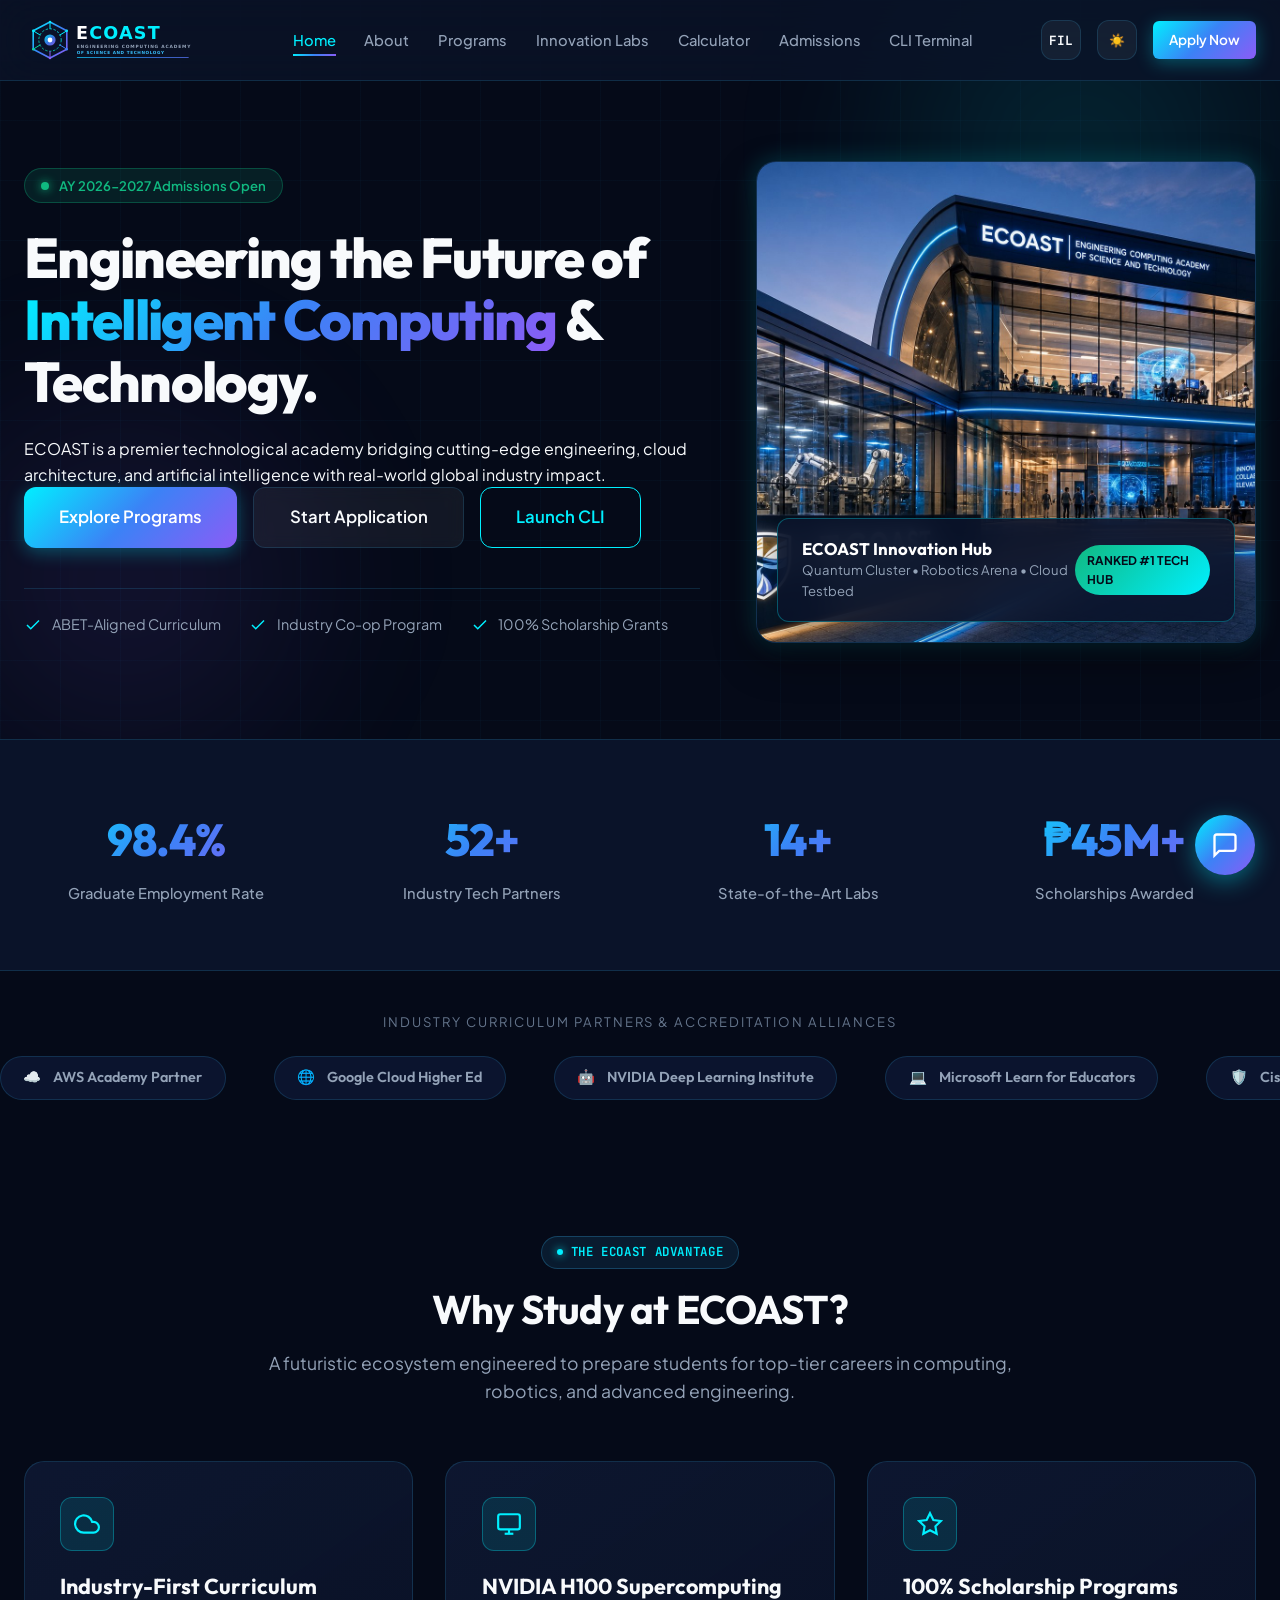
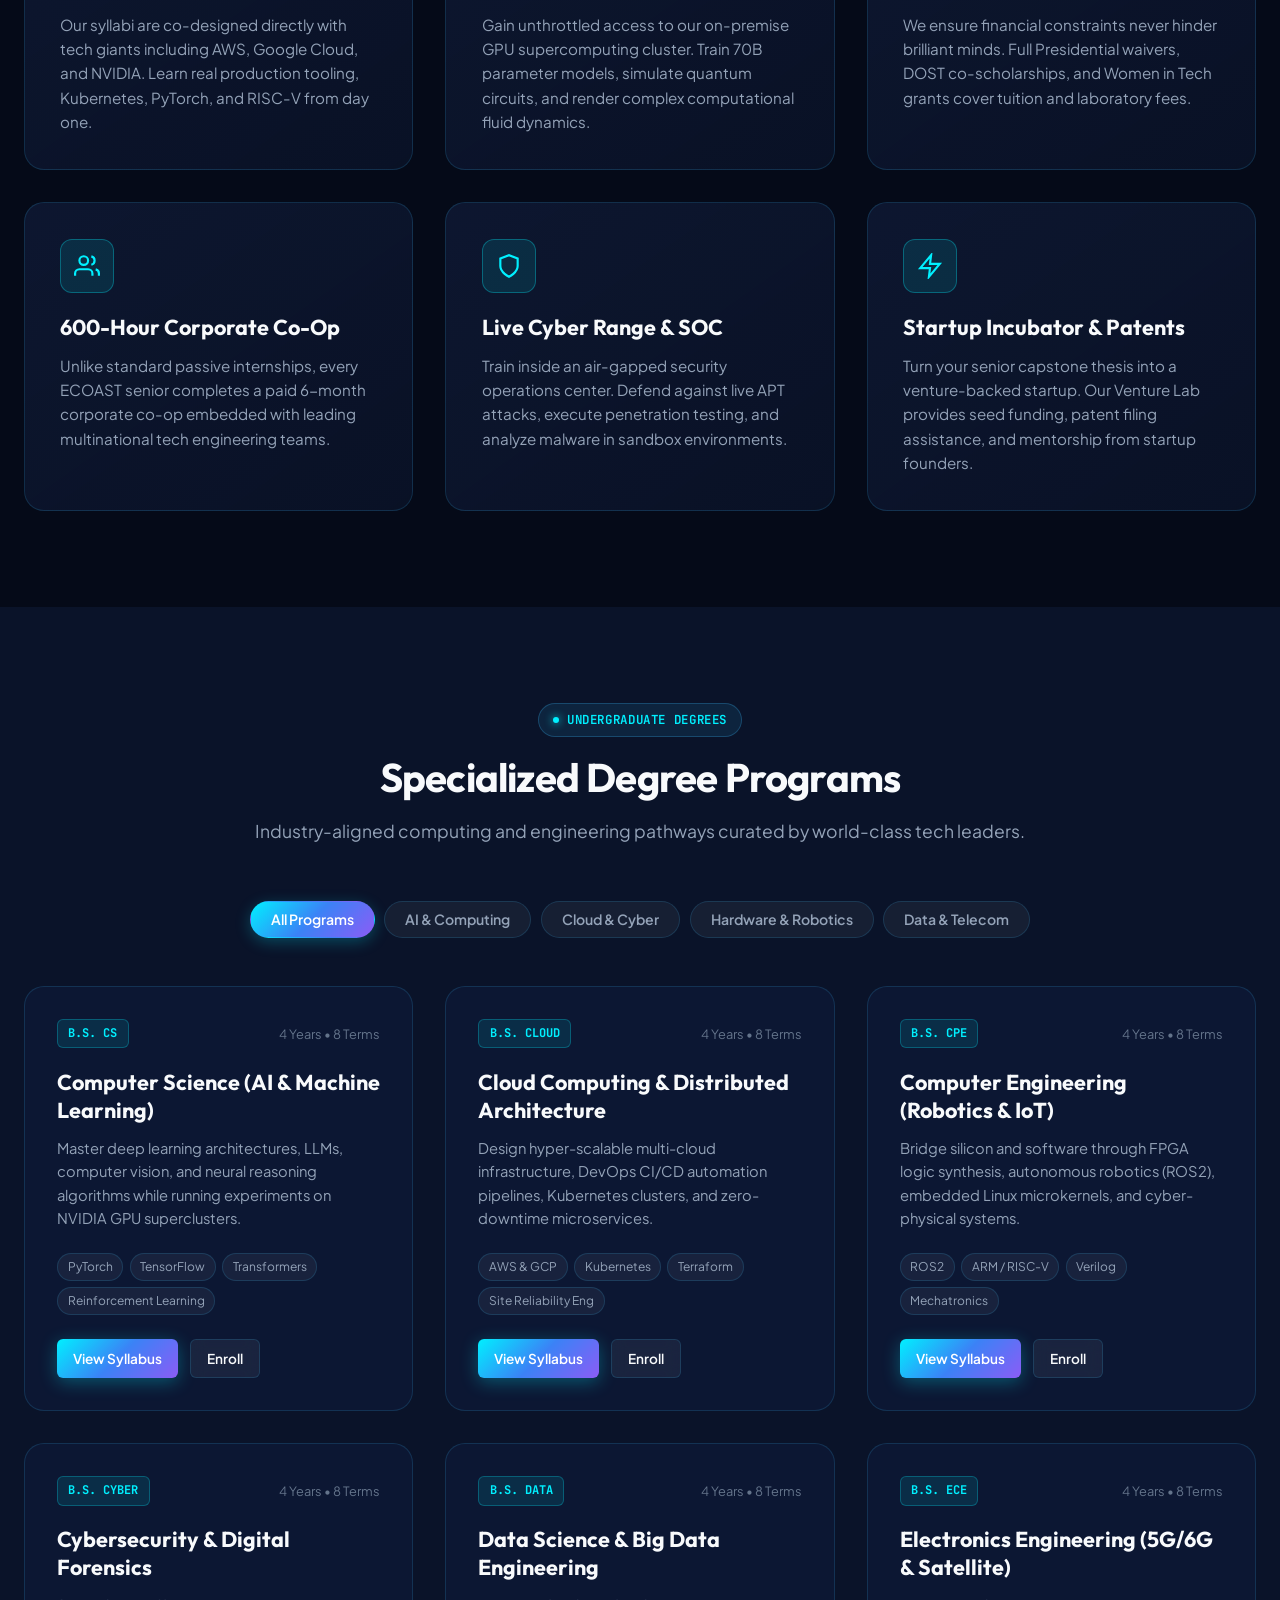
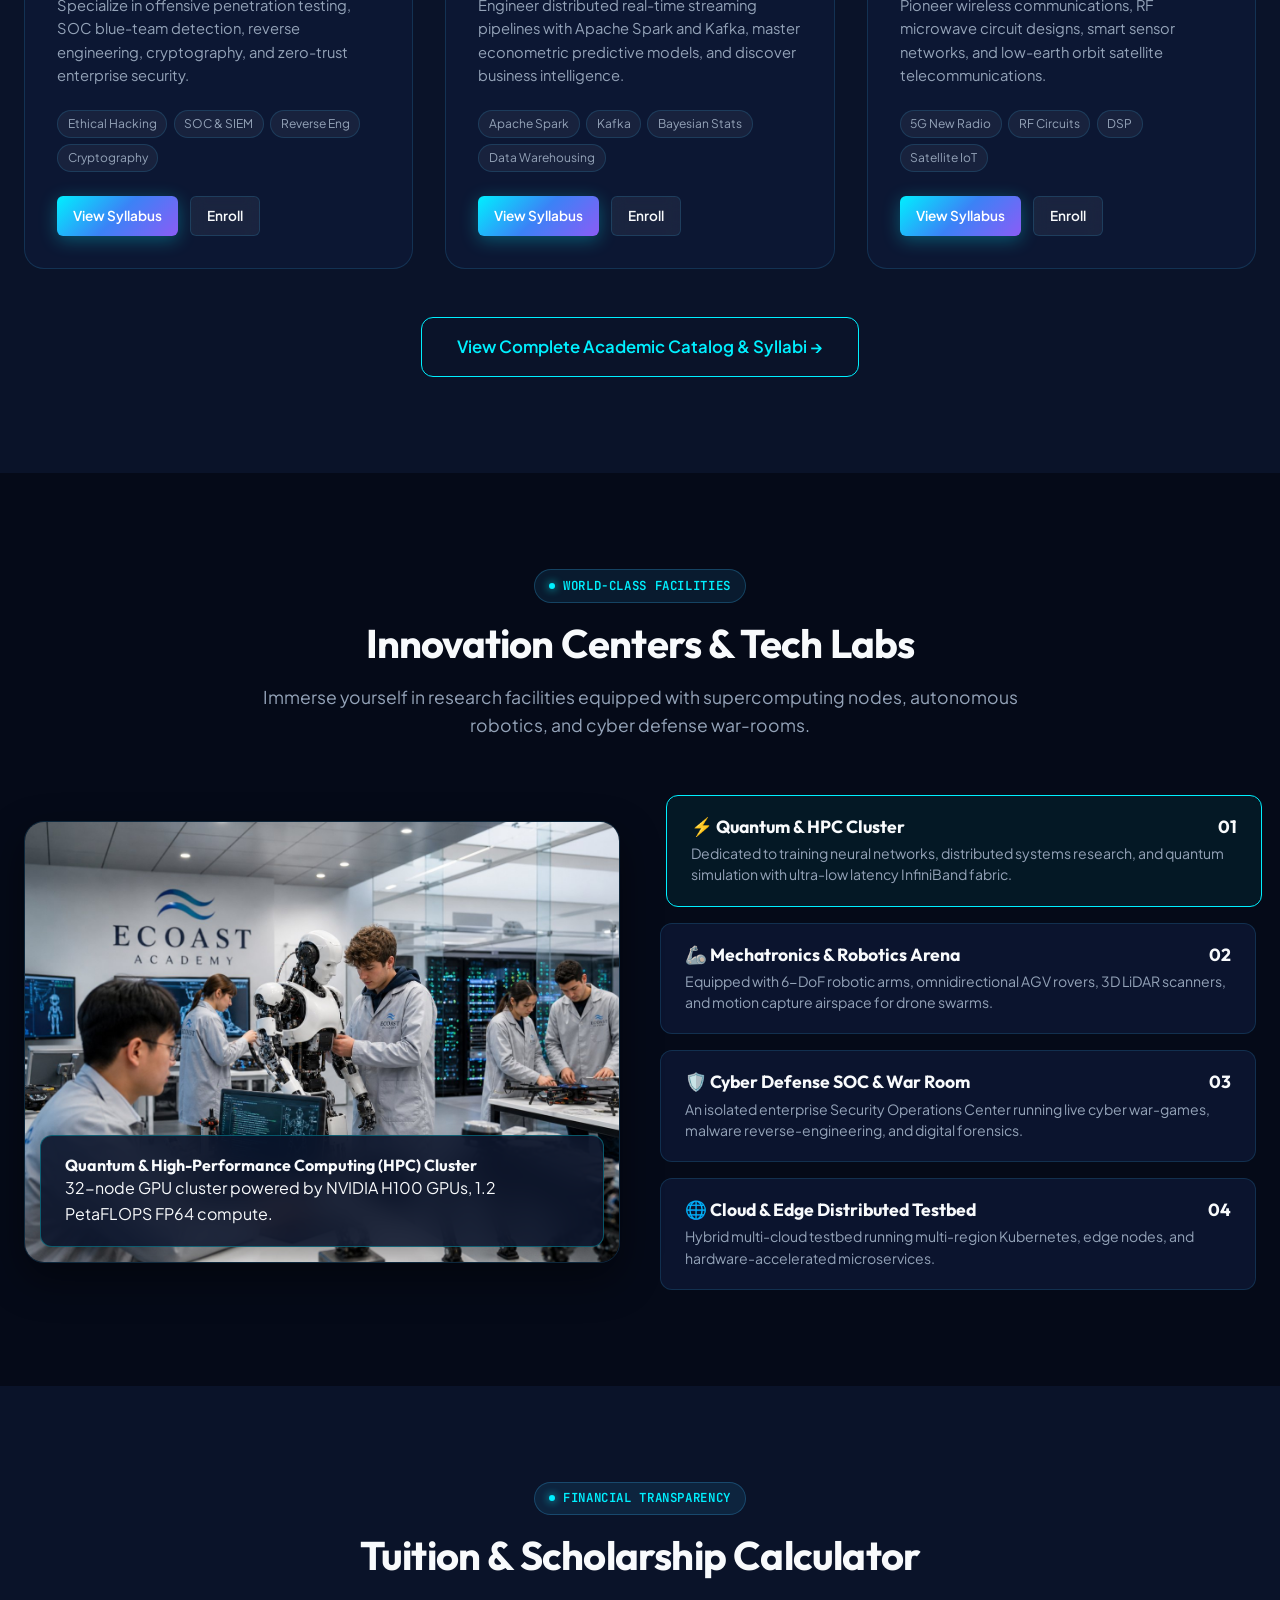
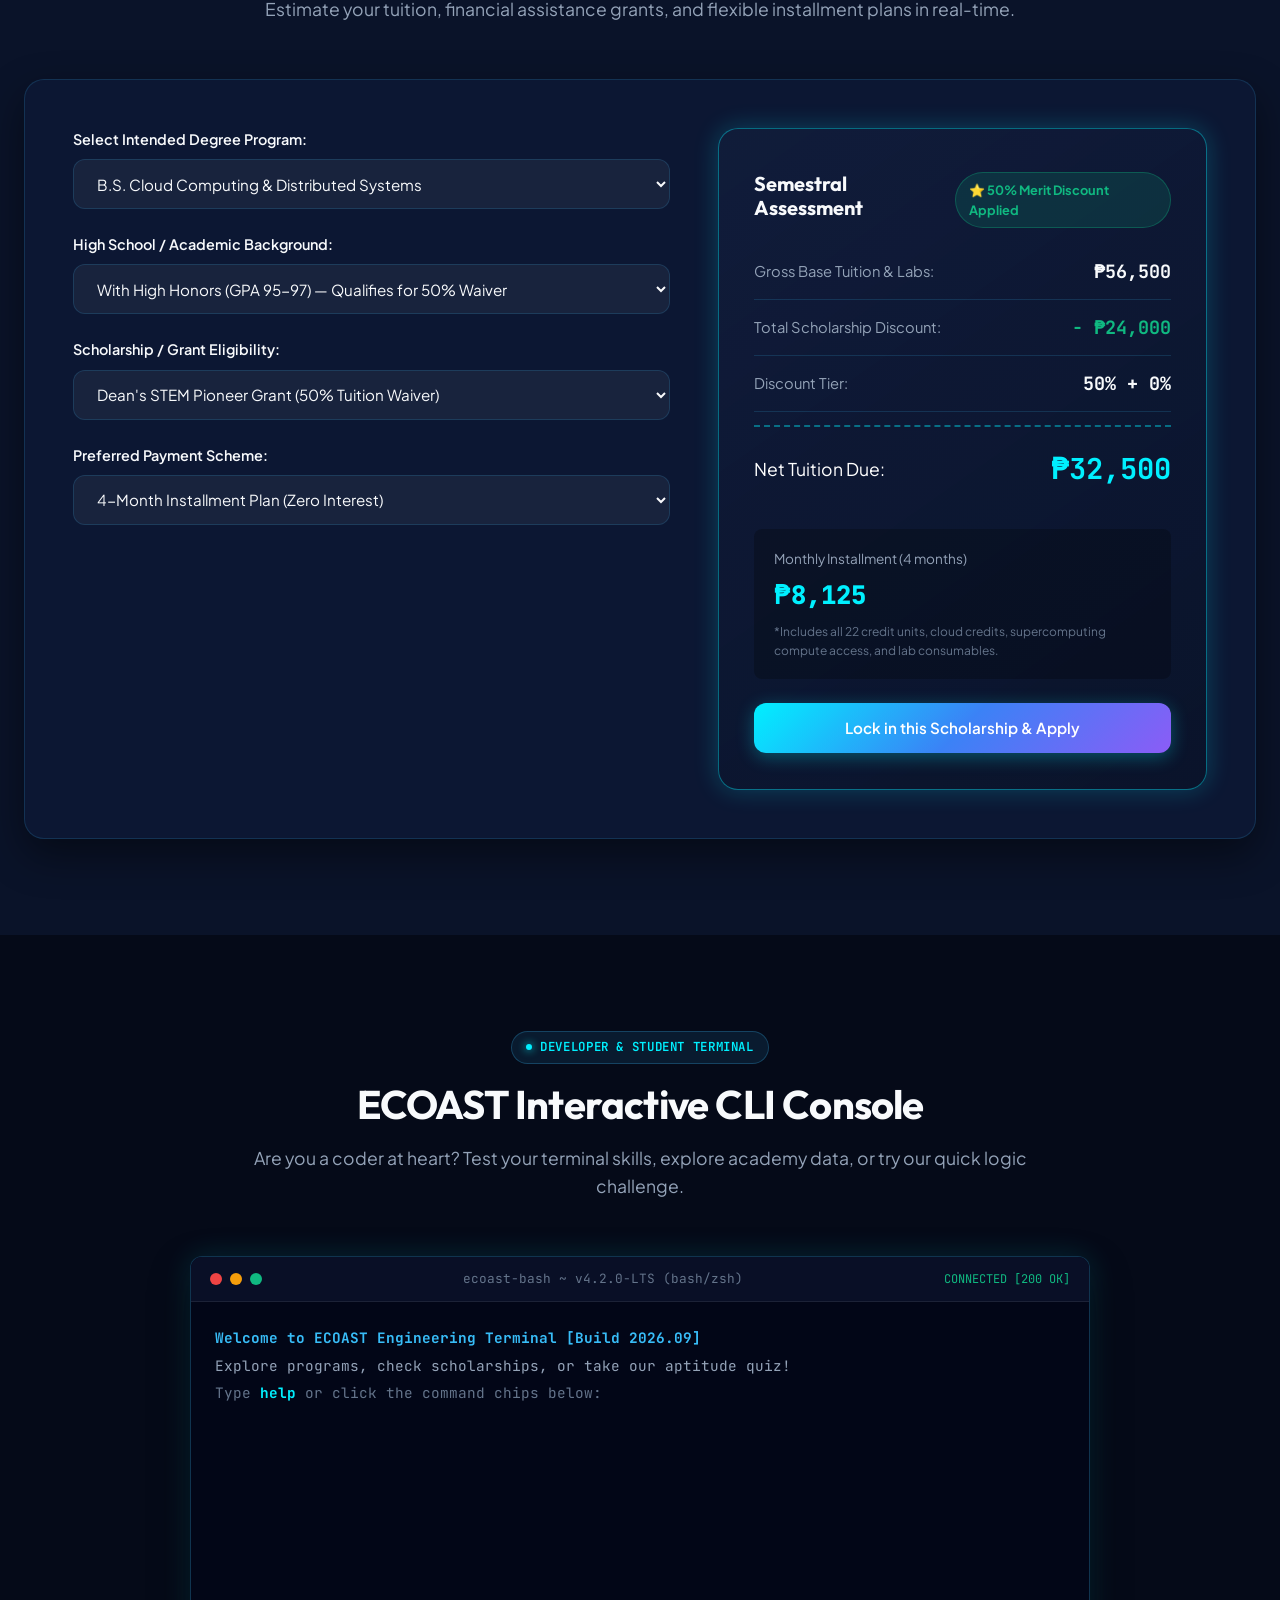
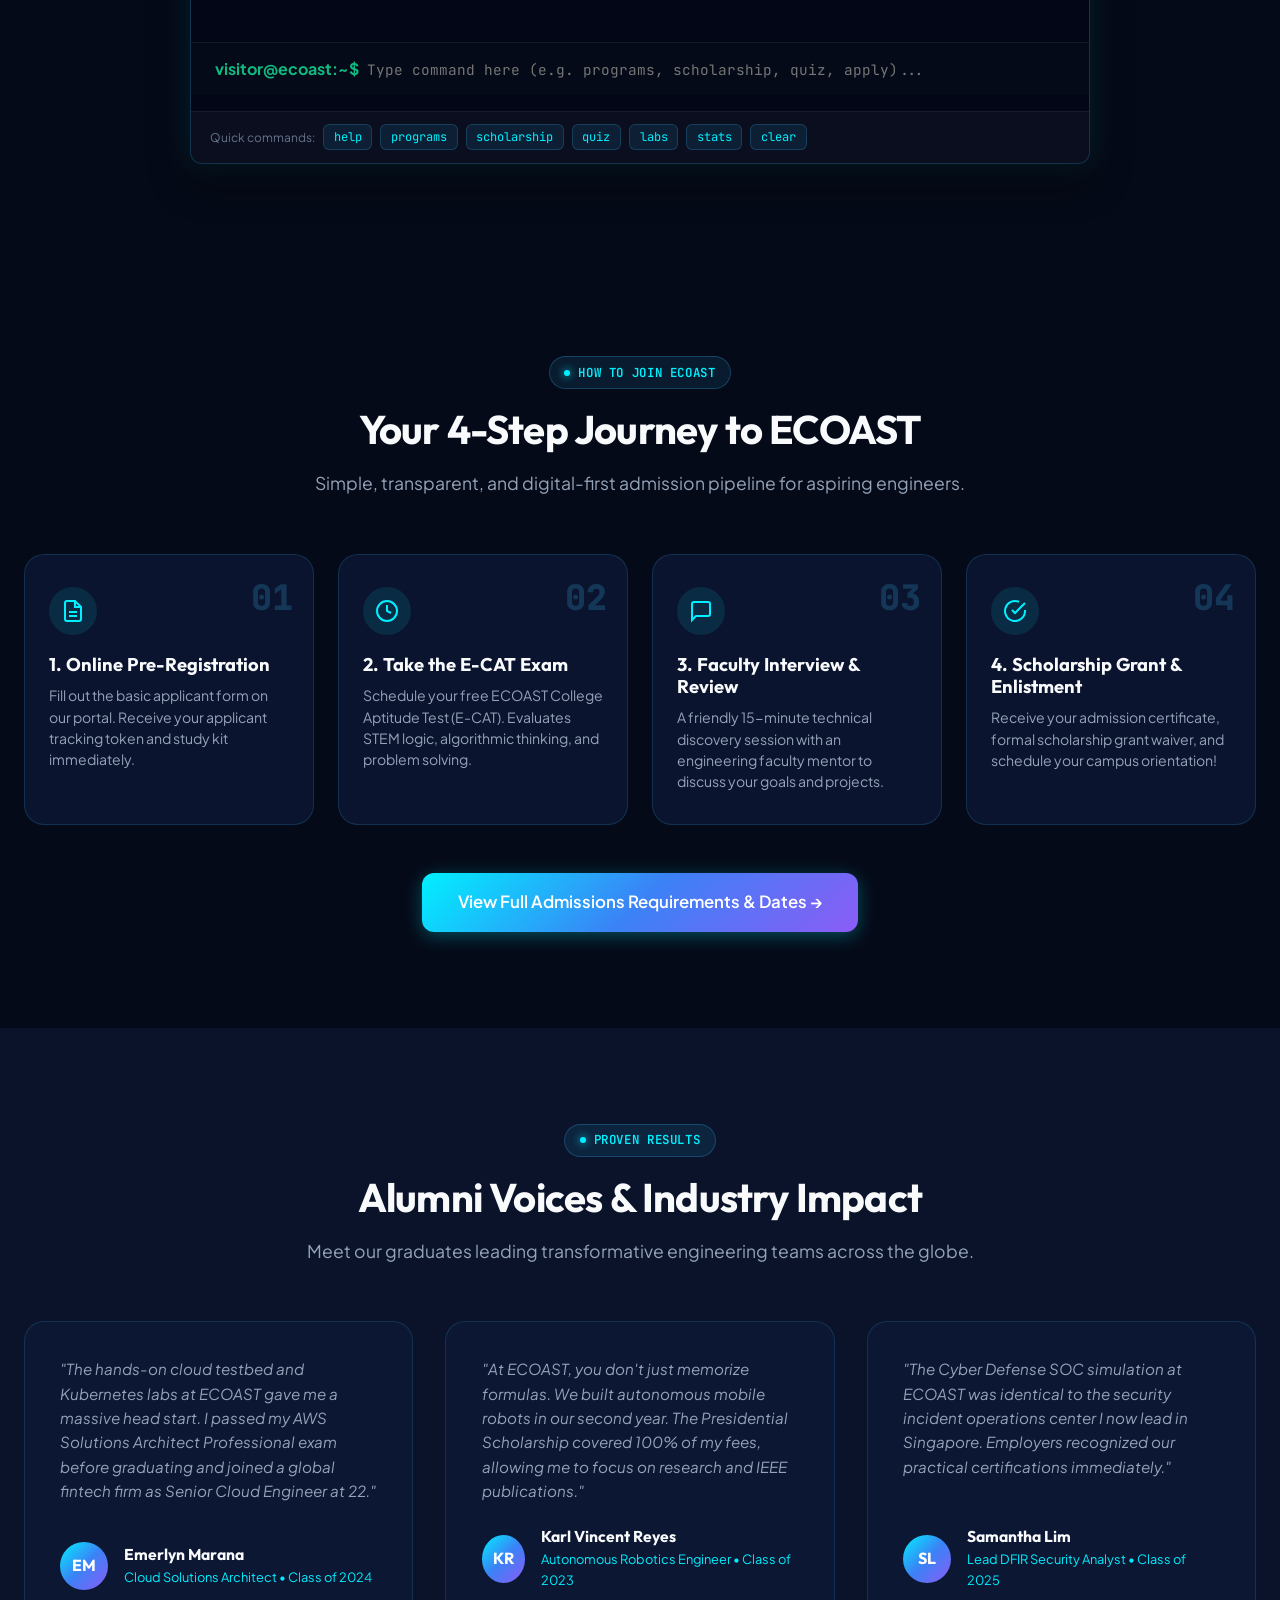
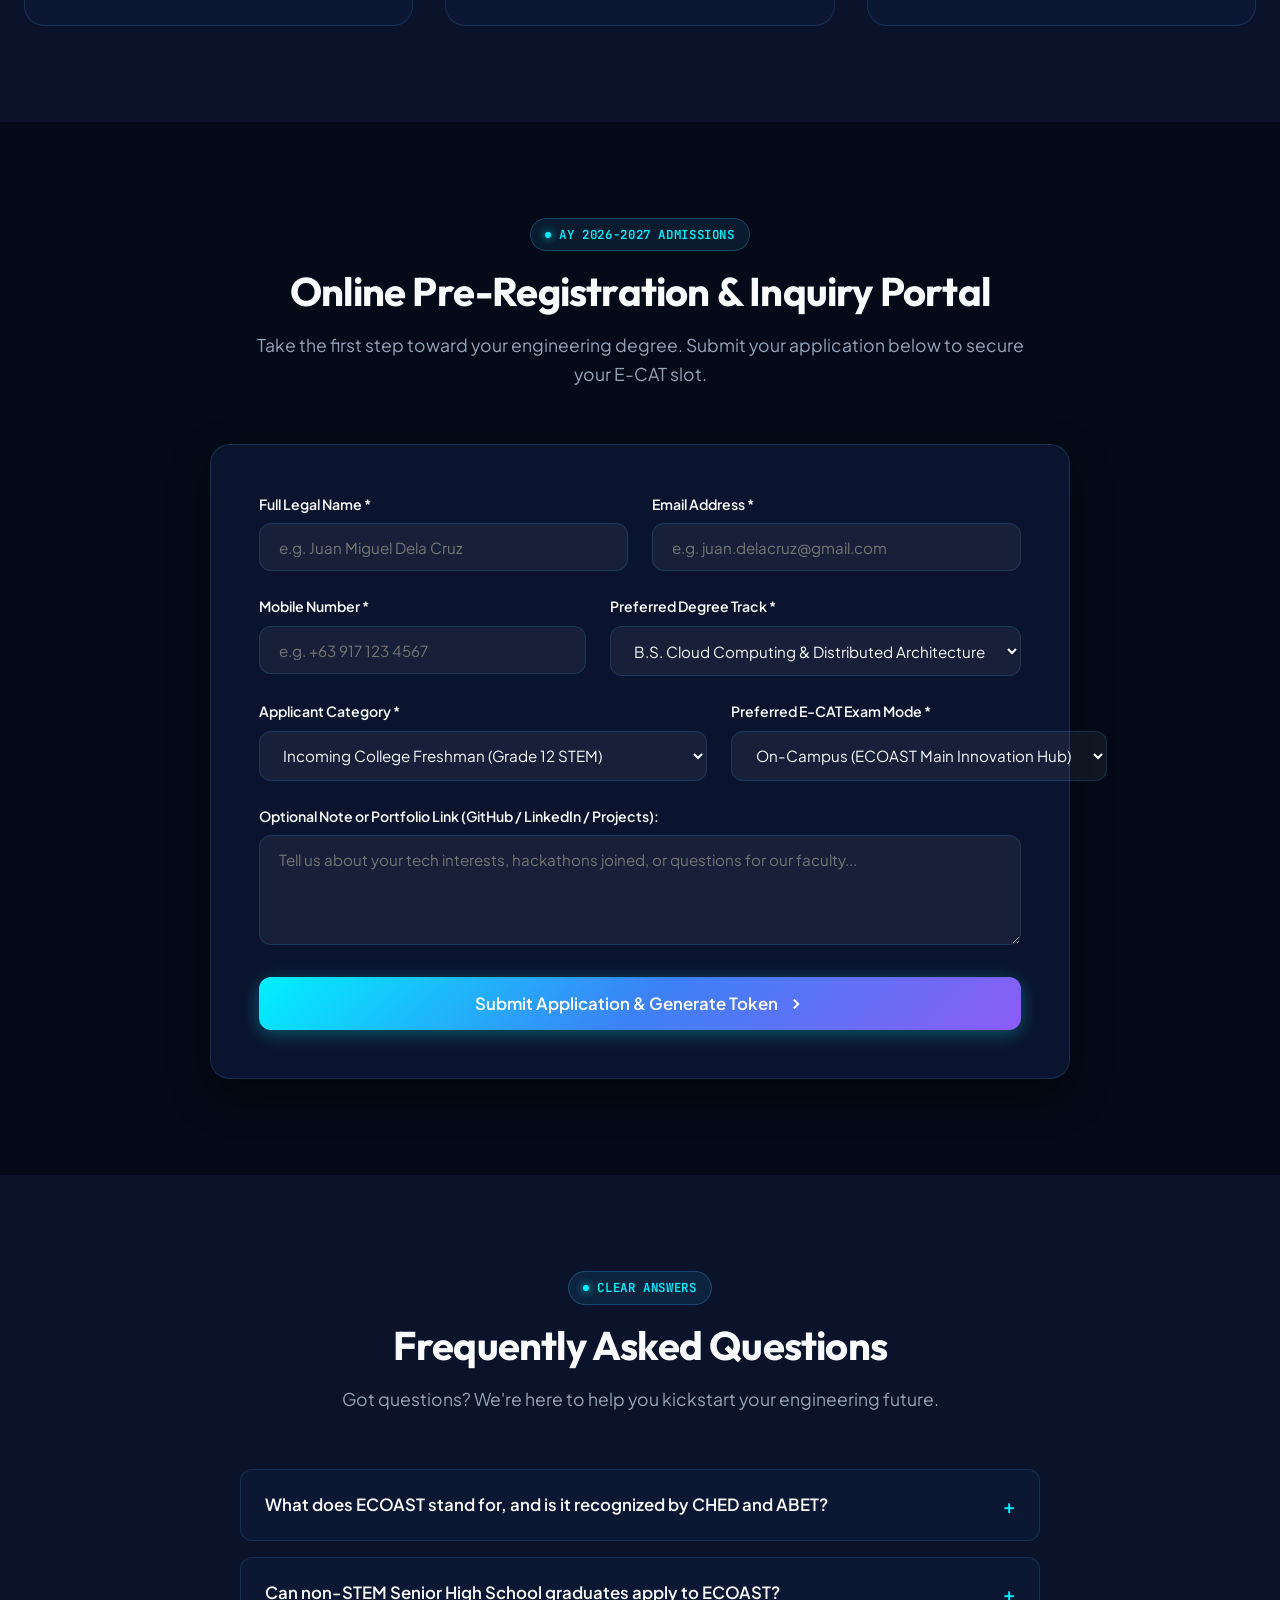
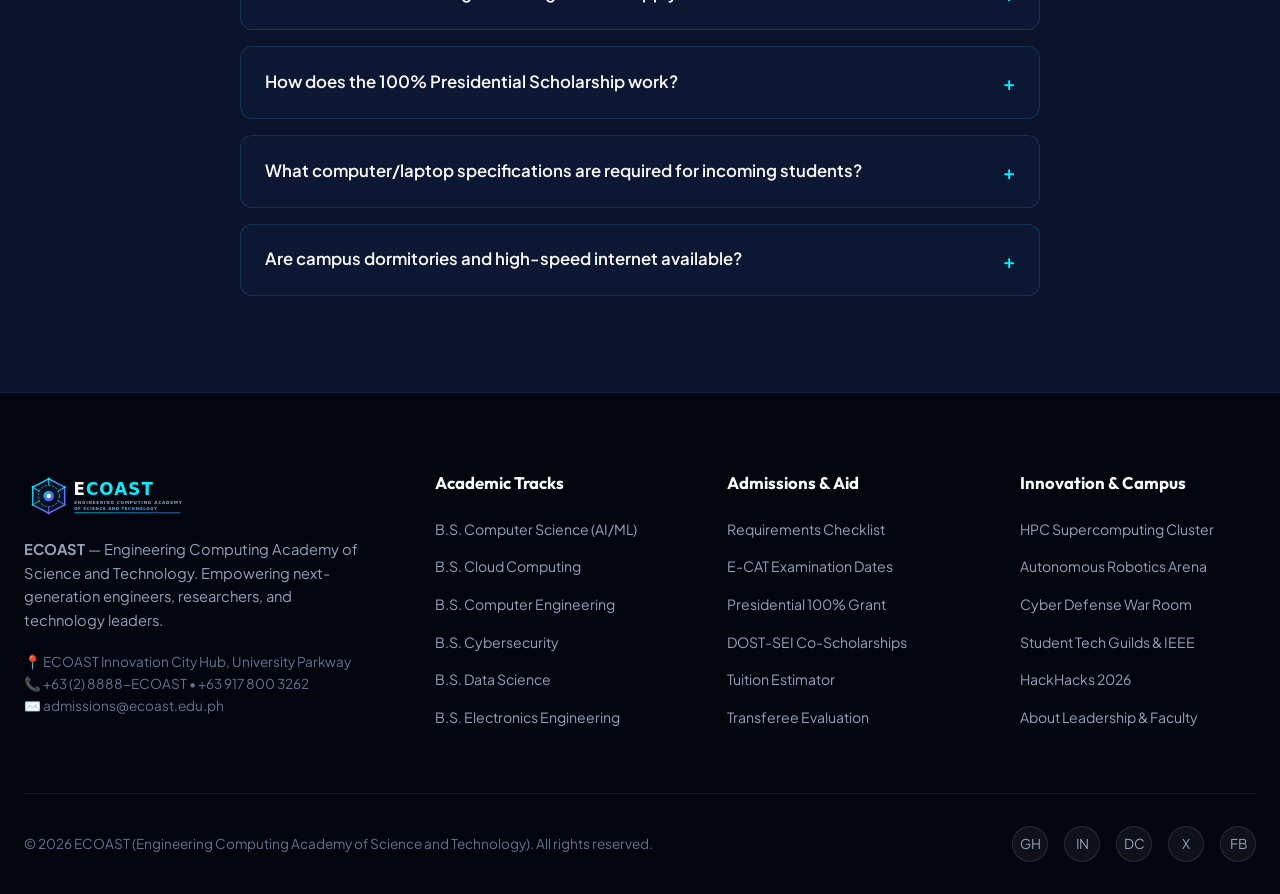
<file: index.html>
<!DOCTYPE html>
<html lang="en" data-theme="dark">
<head>
  <meta charset="UTF-8">
  <meta name="viewport" content="width=device-width, initial-scale=1.0">
  <title>ECOAST | Engineering Computing Academy of Science and Technology</title>
  <meta name="description" content="ECOAST is the premier engineering and computing academy specializing in Artificial Intelligence, Cloud Systems, Robotics, Cybersecurity, and Data Science. AY 2026-2027 Admissions Now Open.">
  <meta name="keywords" content="ECOAST, Engineering Computing Academy of Science and Technology, Computer Science, Computer Engineering, Cloud Computing, Cybersecurity, Robotics, Philippines, Scholarships, DOST">
  
  <!-- Favicon -->
  <link rel="icon" type="image/svg+xml" href="images/logo.svg">
  
  <!-- CSS Stylesheet -->
  <link rel="stylesheet" href="css/styles.css">
</head>
<body>

  <!-- Ambient Glowing Backgrounds -->
  <div class="ambient-glow-1"></div>
  <div class="ambient-glow-2"></div>

  <!-- Header / Navigation -->
  <header class="site-header">
    <div class="container nav-container">
      <a href="index.html" class="brand-logo" aria-label="ECOAST Home">
        <img src="images/logo.svg" alt="ECOAST Logo" width="180" height="42">
      </a>

      <!-- Desktop Navigation Menu -->
      <nav>
        <ul class="nav-menu" id="navMenu">
          <li><a href="index.html" class="nav-link active" data-i18n="nav_home">Home</a></li>
          <li><a href="about.html" class="nav-link" data-i18n="nav_about">About</a></li>
          <li><a href="programs.html" class="nav-link" data-i18n="nav_programs">Programs</a></li>
          <li><a href="campus.html" class="nav-link" data-i18n="nav_labs">Innovation Labs</a></li>
          <li><a href="#calculator" class="nav-link" data-i18n="nav_calculator">Calculator</a></li>
          <li><a href="admissions.html" class="nav-link" data-i18n="nav_admissions">Admissions</a></li>
          <li><a href="#terminal" class="nav-link" data-i18n="nav_terminal">CLI Terminal</a></li>
        </ul>
      </nav>

      <!-- Action Buttons: Language, Theme & Apply CTA -->
      <div class="nav-actions">
        <!-- Language Switcher (EN / FIL) -->
        <button class="lang-toggle-btn" id="langToggleBtn" title="Switch Language / Palitan ng Wika">EN</button>
        
        <!-- Dark / Light Mode Switcher -->
        <button class="theme-toggle-btn" id="themeToggleBtn" title="Switch Theme">☀️</button>
        
        <a href="#apply" class="btn btn-primary btn-sm" data-i18n="nav_apply">Apply Now</a>

        <!-- Mobile Menu Hamburger -->
        <button class="mobile-toggle" id="mobileToggle" aria-label="Toggle Navigation Menu">
          <span></span>
          <span></span>
          <span></span>
        </button>
      </div>
    </div>
  </header>

  <!-- Hero Section -->
  <section class="hero-section">
    <div class="container hero-grid">
      <!-- Left Content -->
      <div class="hero-content">
        <div class="hero-badge-live">
          <span class="pulse-dot"></span>
          <span data-i18n="hero_badge">AY 2026-2027 Admissions Open • E-CAT Batch 1</span>
        </div>

        <h1 class="hero-title">
          Engineering the Future of <span class="gradient-text">Intelligent Computing</span> & Technology.
        </h1>

        <p class="hero-desc" data-i18n="hero_desc">
          ECOAST (Engineering Computing Academy of Science and Technology) is a world-class institute transforming aspiring innovators into top-tier Cloud Architects, Robotics Engineers, AI Specialists, and Cyber Defense Leaders.
        </p>

        <div class="hero-cta-group">
          <a href="programs.html" class="btn btn-primary btn-lg" data-i18n="hero_cta_explore">
            <span>Explore Programs</span>
            <svg width="18" height="18" viewBox="0 0 24 24" fill="none" stroke="currentColor" stroke-width="2.5"><path d="M5 12h14M12 5l7 7-7 7"/></svg>
          </a>
          <a href="#apply" class="btn btn-secondary btn-lg" data-i18n="hero_cta_apply">
            <span>Start Online Application</span>
          </a>
          <a href="#terminal" class="btn btn-outline btn-lg">
            <span>Launch CLI</span>
          </a>
        </div>

        <!-- Trust Highlights -->
        <div class="hero-highlights">
          <div class="highlight-item">
            <svg width="18" height="18" viewBox="0 0 24 24" fill="none" stroke="currentColor" stroke-width="2"><polyline points="20 6 9 17 4 12"/></svg>
            <span data-i18n="hero_highlight_1">ABET-Aligned Curriculum</span>
          </div>
          <div class="highlight-item">
            <svg width="18" height="18" viewBox="0 0 24 24" fill="none" stroke="currentColor" stroke-width="2"><polyline points="20 6 9 17 4 12"/></svg>
            <span data-i18n="hero_highlight_2">Guaranteed Industry Co-op</span>
          </div>
          <div class="highlight-item">
            <svg width="18" height="18" viewBox="0 0 24 24" fill="none" stroke="currentColor" stroke-width="2"><polyline points="20 6 9 17 4 12"/></svg>
            <span data-i18n="hero_highlight_3">100% Scholarship Grants</span>
          </div>
        </div>
      </div>

      <!-- Right Visual Showcase -->
      <div class="hero-visual">
        <div class="hero-media-wrapper">
          <img src="images/hero-campus.jpg" alt="ECOAST Modern Campus and Innovation Tower" loading="eager">
          <div class="hero-floating-card">
            <div class="floating-info">
              <h4>ECOAST Innovation Hub</h4>
              <p>Quantum Cluster • Robotics Arena • Cloud Testbed</p>
            </div>
            <span class="floating-badge">Ranked #1 Tech Hub</span>
          </div>
        </div>
      </div>
    </div>
  </section>

  <!-- Statistics Bar -->
  <section class="stats-section">
    <div class="container">
      <div class="stats-grid">
        <div class="stat-card">
          <div class="stat-number" data-target="98.4" data-suffix="%">0%</div>
          <div class="stat-label" data-i18n="stat_employment">Graduate Employment Rate</div>
        </div>
        <div class="stat-card">
          <div class="stat-number" data-target="52" data-suffix="+">0</div>
          <div class="stat-label" data-i18n="stat_partners">Global Tech Partners (AWS, Google, NVIDIA)</div>
        </div>
        <div class="stat-card">
          <div class="stat-number" data-target="14" data-suffix="+">0</div>
          <div class="stat-label" data-i18n="stat_labs">Specialized Supercomputing Labs</div>
        </div>
        <div class="stat-card">
          <div class="stat-number" data-target="45" data-prefix="₱" data-suffix="M+">₱0M+</div>
          <div class="stat-label" data-i18n="stat_scholarship">Annual Scholarship Grants Awarded</div>
        </div>
      </div>
    </div>
  </section>

  <!-- Partner & Accreditation Marquee -->
  <section class="partners-section">
    <div class="container">
      <div class="marquee-label">Industry Curriculum Partners & Accreditation Alliances</div>
    </div>
    <div class="marquee-track">
      <div class="partner-pill"><span>☁️</span> AWS Academy Partner</div>
      <div class="partner-pill"><span>🌐</span> Google Cloud Higher Ed</div>
      <div class="partner-pill"><span>🤖</span> NVIDIA Deep Learning Institute</div>
      <div class="partner-pill"><span>💻</span> Microsoft Learn for Educators</div>
      <div class="partner-pill"><span>🛡️</span> Cisco Networking Academy</div>
      <div class="partner-pill"><span>🔬</span> DOST-SEI Partner Institution</div>
      <div class="partner-pill"><span>⚡</span> Intel FPGA Academic Program</div>
      <div class="partner-pill"><span>🚀</span> GitHub Campus Program</div>
      <div class="partner-pill"><span>🎓</span> IEEE & ACM Student Chapters</div>
      <!-- Duplicate for seamless infinite loop -->
      <div class="partner-pill"><span>☁️</span> AWS Academy Partner</div>
      <div class="partner-pill"><span>🌐</span> Google Cloud Higher Ed</div>
      <div class="partner-pill"><span>🤖</span> NVIDIA Deep Learning Institute</div>
      <div class="partner-pill"><span>💻</span> Microsoft Learn for Educators</div>
      <div class="partner-pill"><span>🛡️</span> Cisco Networking Academy</div>
      <div class="partner-pill"><span>🔬</span> DOST-SEI Partner Institution</div>
      <div class="partner-pill"><span>⚡</span> Intel FPGA Academic Program</div>
      <div class="partner-pill"><span>🚀</span> GitHub Campus Program</div>
      <div class="partner-pill"><span>🎓</span> IEEE & ACM Student Chapters</div>
    </div>
  </section>

  <!-- Why Choose ECOAST (Pillars) -->
  <section class="pillars-section" id="about-pillars">
    <div class="container">
      <div class="section-header">
        <span class="section-tag">The ECOAST Advantage</span>
        <h2 data-i18n="why_title">Why Choose ECOAST?</h2>
        <p data-i18n="why_desc">We combine rigorous computational science, hands-on hardware engineering, and Silicon Valley-style project incubators.</p>
      </div>

      <div class="pillars-grid">
        <!-- Pillar 1 -->
        <div class="pillar-card">
          <div class="pillar-icon">
            <svg width="26" height="26" viewBox="0 0 24 24" fill="none" stroke="currentColor" stroke-width="2"><path d="M18 10h-1.26A8 8 0 1 0 9 20h9a5 5 0 0 0 0-10z"/></svg>
          </div>
          <h3>Industry-First Curriculum</h3>
          <p>Our syllabi are co-designed directly with tech giants including AWS, Google Cloud, and NVIDIA. Learn real production tooling, Kubernetes, PyTorch, and RISC-V from day one.</p>
        </div>

        <!-- Pillar 2 -->
        <div class="pillar-card">
          <div class="pillar-icon">
            <svg width="26" height="26" viewBox="0 0 24 24" fill="none" stroke="currentColor" stroke-width="2"><rect x="2" y="3" width="20" height="14" rx="2" ry="2"/><line x1="8" y1="21" x2="16" y2="21"/><line x1="12" y1="17" x2="12" y2="21"/></svg>
          </div>
          <h3>NVIDIA H100 Supercomputing</h3>
          <p>Gain unthrottled access to our on-premise GPU supercomputing cluster. Train 70B parameter models, simulate quantum circuits, and render complex computational fluid dynamics.</p>
        </div>

        <!-- Pillar 3 -->
        <div class="pillar-card">
          <div class="pillar-icon">
            <svg width="26" height="26" viewBox="0 0 24 24" fill="none" stroke="currentColor" stroke-width="2"><polygon points="12 2 15.09 8.26 22 9.27 17 14.14 18.18 21.02 12 17.77 5.82 21.02 7 14.14 2 9.27 8.91 8.26 12 2"/></svg>
          </div>
          <h3>100% Scholarship Programs</h3>
          <p>We ensure financial constraints never hinder brilliant minds. Full Presidential waivers, DOST co-scholarships, and Women in Tech grants cover tuition and laboratory fees.</p>
        </div>

        <!-- Pillar 4 -->
        <div class="pillar-card">
          <div class="pillar-icon">
            <svg width="26" height="26" viewBox="0 0 24 24" fill="none" stroke="currentColor" stroke-width="2"><path d="M17 21v-2a4 4 0 0 0-4-4H5a4 4 0 0 0-4 4v2"/><circle cx="9" cy="7" r="4"/><path d="M23 21v-2a4 4 0 0 0-3-3.87"/><path d="M16 3.13a4 4 0 0 1 0 7.75"/></svg>
          </div>
          <h3>600-Hour Corporate Co-Op</h3>
          <p>Unlike standard passive internships, every ECOAST senior completes a paid 6-month corporate co-op embedded with leading multinational tech engineering teams.</p>
        </div>

        <!-- Pillar 5 -->
        <div class="pillar-card">
          <div class="pillar-icon">
            <svg width="26" height="26" viewBox="0 0 24 24" fill="none" stroke="currentColor" stroke-width="2"><path d="M12 22s8-4 8-10V5l-8-3-8 3v7c0 6 8 10 8 10z"/></svg>
          </div>
          <h3>Live Cyber Range & SOC</h3>
          <p>Train inside an air-gapped security operations center. Defend against live APT attacks, execute penetration testing, and analyze malware in sandbox environments.</p>
        </div>

        <!-- Pillar 6 -->
        <div class="pillar-card">
          <div class="pillar-icon">
            <svg width="26" height="26" viewBox="0 0 24 24" fill="none" stroke="currentColor" stroke-width="2"><polygon points="13 2 3 14 12 14 11 22 21 10 12 10 13 2"/></svg>
          </div>
          <h3>Startup Incubator & Patents</h3>
          <p>Turn your senior capstone thesis into a venture-backed startup. Our Venture Lab provides seed funding, patent filing assistance, and mentorship from startup founders.</p>
        </div>
      </div>
    </div>
  </section>

  <!-- Filterable Academic Programs Catalog -->
  <section class="programs-section" id="programs">
    <div class="container">
      <div class="section-header">
        <span class="section-tag">Undergraduate Degrees</span>
        <h2 data-i18n="programs_title">Specialized Degree Programs</h2>
        <p data-i18n="programs_desc">Engineered for the demands of Industry 4.0 and next-generation computational challenges.</p>
      </div>

      <!-- Category Filter Tabs -->
      <div class="filter-tabs">
        <button class="filter-btn active" data-filter="all">All Programs</button>
        <button class="filter-btn" data-filter="ai">AI & Computing</button>
        <button class="filter-btn" data-filter="cloud">Cloud & Cyber</button>
        <button class="filter-btn" data-filter="eng">Hardware & Robotics</button>
        <button class="filter-btn" data-filter="data">Data & Telecom</button>
      </div>

      <!-- Program Cards Grid -->
      <div class="programs-grid">
        <!-- Program 1: BS CS (AI Track) -->
        <div class="program-card" data-category="ai">
          <div>
            <div class="program-meta">
              <span class="degree-tag">B.S. CS</span>
              <span class="duration-tag">4 Years • 8 Terms</span>
            </div>
            <h3>Computer Science (AI & Machine Learning)</h3>
            <p>Master deep learning architectures, LLMs, computer vision, and neural reasoning algorithms while running experiments on NVIDIA GPU superclusters.</p>
            <div class="program-skills">
              <span class="skill-badge">PyTorch</span>
              <span class="skill-badge">TensorFlow</span>
              <span class="skill-badge">Transformers</span>
              <span class="skill-badge">Reinforcement Learning</span>
            </div>
          </div>
          <div class="program-actions">
            <button class="btn btn-primary btn-sm view-syllabus-btn" data-program="cs">View Syllabus</button>
            <a href="admissions.html" class="btn btn-secondary btn-sm">Enroll</a>
          </div>
        </div>

        <!-- Program 2: BS Cloud Computing -->
        <div class="program-card" data-category="cloud">
          <div>
            <div class="program-meta">
              <span class="degree-tag">B.S. CLOUD</span>
              <span class="duration-tag">4 Years • 8 Terms</span>
            </div>
            <h3>Cloud Computing & Distributed Architecture</h3>
            <p>Design hyper-scalable multi-cloud infrastructure, DevOps CI/CD automation pipelines, Kubernetes clusters, and zero-downtime microservices.</p>
            <div class="program-skills">
              <span class="skill-badge">AWS & GCP</span>
              <span class="skill-badge">Kubernetes</span>
              <span class="skill-badge">Terraform</span>
              <span class="skill-badge">Site Reliability Eng</span>
            </div>
          </div>
          <div class="program-actions">
            <button class="btn btn-primary btn-sm view-syllabus-btn" data-program="cloud">View Syllabus</button>
            <a href="admissions.html" class="btn btn-secondary btn-sm">Enroll</a>
          </div>
        </div>

        <!-- Program 3: BS Computer Engineering -->
        <div class="program-card" data-category="eng">
          <div>
            <div class="program-meta">
              <span class="degree-tag">B.S. CPE</span>
              <span class="duration-tag">4 Years • 8 Terms</span>
            </div>
            <h3>Computer Engineering (Robotics & IoT)</h3>
            <p>Bridge silicon and software through FPGA logic synthesis, autonomous robotics (ROS2), embedded Linux microkernels, and cyber-physical systems.</p>
            <div class="program-skills">
              <span class="skill-badge">ROS2</span>
              <span class="skill-badge">ARM / RISC-V</span>
              <span class="skill-badge">Verilog</span>
              <span class="skill-badge">Mechatronics</span>
            </div>
          </div>
          <div class="program-actions">
            <button class="btn btn-primary btn-sm view-syllabus-btn" data-program="cpe">View Syllabus</button>
            <a href="admissions.html" class="btn btn-secondary btn-sm">Enroll</a>
          </div>
        </div>

        <!-- Program 4: BS Cybersecurity -->
        <div class="program-card" data-category="cloud">
          <div>
            <div class="program-meta">
              <span class="degree-tag">B.S. CYBER</span>
              <span class="duration-tag">4 Years • 8 Terms</span>
            </div>
            <h3>Cybersecurity & Digital Forensics</h3>
            <p>Specialize in offensive penetration testing, SOC blue-team detection, reverse engineering, cryptography, and zero-trust enterprise security.</p>
            <div class="program-skills">
              <span class="skill-badge">Ethical Hacking</span>
              <span class="skill-badge">SOC & SIEM</span>
              <span class="skill-badge">Reverse Eng</span>
              <span class="skill-badge">Cryptography</span>
            </div>
          </div>
          <div class="program-actions">
            <button class="btn btn-primary btn-sm view-syllabus-btn" data-program="cyber">View Syllabus</button>
            <a href="admissions.html" class="btn btn-secondary btn-sm">Enroll</a>
          </div>
        </div>

        <!-- Program 5: BS Data Science -->
        <div class="program-card" data-category="data">
          <div>
            <div class="program-meta">
              <span class="degree-tag">B.S. DATA</span>
              <span class="duration-tag">4 Years • 8 Terms</span>
            </div>
            <h3>Data Science & Big Data Engineering</h3>
            <p>Engineer distributed real-time streaming pipelines with Apache Spark and Kafka, master econometric predictive models, and discover business intelligence.</p>
            <div class="program-skills">
              <span class="skill-badge">Apache Spark</span>
              <span class="skill-badge">Kafka</span>
              <span class="skill-badge">Bayesian Stats</span>
              <span class="skill-badge">Data Warehousing</span>
            </div>
          </div>
          <div class="program-actions">
            <button class="btn btn-primary btn-sm view-syllabus-btn" data-program="data">View Syllabus</button>
            <a href="admissions.html" class="btn btn-secondary btn-sm">Enroll</a>
          </div>
        </div>

        <!-- Program 6: BS Electronics Engineering -->
        <div class="program-card" data-category="eng">
          <div>
            <div class="program-meta">
              <span class="degree-tag">B.S. ECE</span>
              <span class="duration-tag">4 Years • 8 Terms</span>
            </div>
            <h3>Electronics Engineering (5G/6G & Satellite)</h3>
            <p>Pioneer wireless communications, RF microwave circuit designs, smart sensor networks, and low-earth orbit satellite telecommunications.</p>
            <div class="program-skills">
              <span class="skill-badge">5G New Radio</span>
              <span class="skill-badge">RF Circuits</span>
              <span class="skill-badge">DSP</span>
              <span class="skill-badge">Satellite IoT</span>
            </div>
          </div>
          <div class="program-actions">
            <button class="btn btn-primary btn-sm view-syllabus-btn" data-program="ece">View Syllabus</button>
            <a href="admissions.html" class="btn btn-secondary btn-sm">Enroll</a>
          </div>
        </div>
      </div>

      <div style="text-align: center; margin-top: 3rem;">
        <a href="programs.html" class="btn btn-outline btn-lg">View Complete Academic Catalog & Syllabi &rarr;</a>
      </div>
    </div>
  </section>

  <!-- Innovation Labs & Research Showcase -->
  <section class="labs-section" id="labs">
    <div class="container">
      <div class="section-header">
        <span class="section-tag">World-Class Facilities</span>
        <h2 data-i18n="labs_title">Innovation Centers & Tech Labs</h2>
        <p data-i18n="labs_desc">Discover where ECOAST students and researchers push the frontiers of computing and engineering.</p>
      </div>

      <div class="labs-grid">
        <!-- Interactive Showcase Visual -->
        <div class="labs-showcase-card">
          <img id="labShowcaseImg" src="images/robotics-lab.jpg" alt="ECOAST High-Tech Robotics Laboratory">
          <div class="hero-floating-card" style="bottom: 15px; left: 15px; right: 15px;">
            <div>
              <h4 id="labShowcaseTitle">Quantum & High-Performance Computing (HPC) Cluster</h4>
              <p id="labShowcaseSpecs">32-node GPU cluster powered by NVIDIA H100 GPUs, 1.2 PetaFLOPS FP64 compute.</p>
            </div>
          </div>
        </div>

        <!-- Tab Selectors -->
        <div class="labs-content-tabs">
          <div class="lab-tab-item active" data-lab="supercomputing">
            <h4><span>⚡ Quantum & HPC Cluster</span> <span>01</span></h4>
            <p>Dedicated to training neural networks, distributed systems research, and quantum simulation with ultra-low latency InfiniBand fabric.</p>
          </div>

          <div class="lab-tab-item" data-lab="robotics">
            <h4><span>🦾 Mechatronics & Robotics Arena</span> <span>02</span></h4>
            <p>Equipped with 6-DoF robotic arms, omnidirectional AGV rovers, 3D LiDAR scanners, and motion capture airspace for drone swarms.</p>
          </div>

          <div class="lab-tab-item" data-lab="soc">
            <h4><span>🛡️ Cyber Defense SOC & War Room</span> <span>03</span></h4>
            <p>An isolated enterprise Security Operations Center running live cyber war-games, malware reverse-engineering, and digital forensics.</p>
          </div>

          <div class="lab-tab-item" data-lab="cloud">
            <h4><span>🌐 Cloud & Edge Distributed Testbed</span> <span>04</span></h4>
            <p>Hybrid multi-cloud testbed running multi-region Kubernetes, edge nodes, and hardware-accelerated microservices.</p>
          </div>
        </div>
      </div>
    </div>
  </section>

  <!-- Interactive Tuition & Scholarship Calculator -->
  <section class="calculator-section" id="calculator">
    <div class="container">
      <div class="section-header">
        <span class="section-tag">Financial Transparency</span>
        <h2 data-i18n="calc_title">Tuition & Scholarship Calculator</h2>
        <p data-i18n="calc_desc">Calculate your exact estimated semestral investment, merit grant deductions, and monthly installment options.</p>
      </div>

      <div class="calculator-wrapper">
        <!-- Calculator Inputs -->
        <div class="calc-inputs">
          <div class="calc-form-group">
            <label for="calcProgram">Select Intended Degree Program:</label>
            <select id="calcProgram" class="calc-select">
              <option value="cs">B.S. Computer Science (AI & ML Track)</option>
              <option value="cloud" selected>B.S. Cloud Computing & Distributed Systems</option>
              <option value="cpe">B.S. Computer Engineering (Robotics & IoT)</option>
              <option value="cyber">B.S. Cybersecurity & Digital Forensics</option>
              <option value="data">B.S. Data Science & Big Data Engineering</option>
              <option value="ece">B.S. Electronics Engineering (5G & Satellite)</option>
            </select>
          </div>

          <div class="calc-form-group">
            <label for="calcAcademic">High School / Academic Background:</label>
            <select id="calcAcademic" class="calc-select">
              <option value="highest_honors">With Highest Honors (GPA 98-100) — Qualifies for 100% Waiver</option>
              <option value="high_honors" selected>With High Honors (GPA 95-97) — Qualifies for 50% Waiver</option>
              <option value="honors">With Honors (GPA 90-94) — Qualifies for Pioneer Grant</option>
              <option value="stem_regular">Senior High STEM Strand Regular Graduate</option>
              <option value="non_stem">Non-STEM Strand (Free Bridging Program)</option>
              <option value="transferee">College Transferee / Second Degree</option>
            </select>
          </div>

          <div class="calc-form-group">
            <label for="calcScholarship">Scholarship / Grant Eligibility:</label>
            <select id="calcScholarship" class="calc-select">
              <option value="presidential">Presidential Excellence Grant (100% Tuition Waiver)</option>
              <option value="dost">DOST-SEI Co-Partner Grant (75% Tuition Grant)</option>
              <option value="deans" selected>Dean's STEM Pioneer Grant (50% Tuition Waiver)</option>
              <option value="women_in_tech">Women in Computing & Tech Grant (30% Discount)</option>
              <option value="early_bird">Early Bird AY 2026-2027 Enrollee (15% Discount)</option>
              <option value="none">Standard Non-Scholar Rate</option>
            </select>
          </div>

          <div class="calc-form-group">
            <label for="calcPayment">Preferred Payment Scheme:</label>
            <select id="calcPayment" class="calc-select">
              <option value="install4" selected>4-Month Installment Plan (Zero Interest)</option>
              <option value="install2">2-Installment Plan (Midterms & Finals)</option>
              <option value="full">Full Cash Payment (Additional 5% Cash Discount)</option>
            </select>
          </div>
        </div>

        <!-- Calculator Result Card -->
        <div class="calc-results-card">
          <div>
            <div style="display: flex; justify-content: space-between; align-items: center; margin-bottom: 1rem;">
              <h3 style="font-size: 1.25rem;">Semestral Assessment</h3>
              <span id="calcBadgeApplied" class="scholarship-badge-applied">⭐ 50% Merit Discount Applied</span>
            </div>

            <div class="calc-result-row">
              <span class="label">Gross Base Tuition & Labs:</span>
              <span class="value" id="calcGrossFee">₱56,500</span>
            </div>

            <div class="calc-result-row">
              <span class="label">Total Scholarship Discount:</span>
              <span class="value" style="color: var(--accent-emerald);" id="calcDiscountAmount">- ₱24,000</span>
            </div>

            <div class="calc-result-row">
              <span class="label">Discount Tier:</span>
              <span class="value" id="calcDiscountRate">50% + 0%</span>
            </div>

            <div class="calc-result-row total">
              <span class="label" style="font-size: 1.1rem; color: #ffffff;">Net Tuition Due:</span>
              <span class="value" id="calcNetFee">₱32,500</span>
            </div>
          </div>

          <div style="background: rgba(0, 0, 0, 0.25); padding: 1.2rem; border-radius: 8px; margin-top: 1.5rem;">
            <div style="font-size: 0.85rem; color: var(--text-secondary); margin-bottom: 0.3rem;" id="calcPaymentTerm">Monthly Installment (4 months):</div>
            <div style="font-family: var(--font-mono); font-size: 1.6rem; font-weight: 800; color: var(--accent-cyan);" id="calcTermAmount">₱8,125 / mo</div>
            <div style="font-size: 0.75rem; color: var(--text-muted); margin-top: 0.4rem;">*Includes all 22 credit units, cloud credits, supercomputing compute access, and lab consumables.</div>
          </div>

          <div style="margin-top: 1.5rem;">
            <a href="#apply" class="btn btn-primary" style="width: 100%;">Lock in this Scholarship & Apply</a>
          </div>
        </div>
      </div>
    </div>
  </section>

  <!-- Interactive Terminal Section -->
  <section class="terminal-section" id="terminal">
    <div class="container">
      <div class="section-header">
        <span class="section-tag">Developer & Student Terminal</span>
        <h2>ECOAST Interactive CLI Console</h2>
        <p>Are you a coder at heart? Test your terminal skills, explore academy data, or try our quick logic challenge.</p>
      </div>

      <div class="terminal-box">
        <div class="terminal-topbar">
          <div class="terminal-dots">
            <span class="terminal-dot red"></span>
            <span class="terminal-dot yellow"></span>
            <span class="terminal-dot green"></span>
          </div>
          <span class="terminal-title">ecoast-bash ~ v4.2.0-LTS (bash/zsh)</span>
          <span style="font-family: var(--font-mono); font-size: 0.75rem; color: #10b981;">CONNECTED [200 OK]</span>
        </div>

        <div class="terminal-screen" id="terminalScreen">
          <div class="terminal-output">
            <div style="color: #38bdf8; font-weight: 700;">Welcome to ECOAST Engineering Terminal [Build 2026.09]</div>
            <div style="color: #94a3b8; margin-top: 4px;">Explore programs, check scholarships, or take our aptitude quiz!</div>
            <div style="color: #64748b; margin-top: 4px;">Type <span style="color: #00f0ff; font-weight: bold;">help</span> or click the command chips below:</div>
          </div>
        </div>

        <div class="terminal-prompt-line" style="padding: 0.8rem 1.5rem; background: #050a18; border-top: 1px solid rgba(255,255,255,0.06);">
          <span class="terminal-prefix">visitor@ecoast:~$</span>
          <input type="text" id="terminalInput" class="terminal-input" placeholder="Type command here (e.g. programs, scholarship, quiz, apply)..." autocomplete="off" spellcheck="false">
        </div>

        <div class="terminal-quick-cmds">
          <span style="font-size: 0.75rem; color: var(--text-muted); align-self: center;">Quick commands:</span>
          <button class="terminal-cmd-chip" data-cmd="help">help</button>
          <button class="terminal-cmd-chip" data-cmd="programs">programs</button>
          <button class="terminal-cmd-chip" data-cmd="scholarship">scholarship</button>
          <button class="terminal-cmd-chip" data-cmd="quiz">quiz</button>
          <button class="terminal-cmd-chip" data-cmd="labs">labs</button>
          <button class="terminal-cmd-chip" data-cmd="stats">stats</button>
          <button class="terminal-cmd-chip" data-cmd="clear">clear</button>
        </div>
      </div>
    </div>
  </section>

  <!-- Admissions 4-Step Pipeline -->
  <section class="pillars-section" id="admissions-steps">
    <div class="container">
      <div class="section-header">
        <span class="section-tag">How to Join ECOAST</span>
        <h2 data-i18n="admissions_title">Your 4-Step Journey to ECOAST</h2>
        <p data-i18n="admissions_desc">Our application pipeline is streamlined, digital, and designed to evaluate your true potential.</p>
      </div>

      <div class="admissions-steps-grid">
        <!-- Step 1 -->
        <div class="step-card">
          <span class="step-number">01</span>
          <div class="step-icon">
            <svg width="24" height="24" viewBox="0 0 24 24" fill="none" stroke="currentColor" stroke-width="2"><path d="M14 2H6a2 2 0 0 0-2 2v16a2 2 0 0 0 2 2h12a2 2 0 0 0 2-2V8z"/><polyline points="14 2 14 8 20 8"/><line x1="16" y1="13" x2="8" y2="13"/><line x1="16" y1="17" x2="8" y2="17"/></svg>
          </div>
          <h3>1. Online Pre-Registration</h3>
          <p>Fill out the basic applicant form on our portal. Receive your applicant tracking token and study kit immediately.</p>
        </div>

        <!-- Step 2 -->
        <div class="step-card">
          <span class="step-number">02</span>
          <div class="step-icon">
            <svg width="24" height="24" viewBox="0 0 24 24" fill="none" stroke="currentColor" stroke-width="2"><circle cx="12" cy="12" r="10"/><polyline points="12 6 12 12 16 14"/></svg>
          </div>
          <h3>2. Take the E-CAT Exam</h3>
          <p>Schedule your free ECOAST College Aptitude Test (E-CAT). Evaluates STEM logic, algorithmic thinking, and problem solving.</p>
        </div>

        <!-- Step 3 -->
        <div class="step-card">
          <span class="step-number">03</span>
          <div class="step-icon">
            <svg width="24" height="24" viewBox="0 0 24 24" fill="none" stroke="currentColor" stroke-width="2"><path d="M21 15a2 2 0 0 1-2 2H7l-4 4V5a2 2 0 0 1 2-2h14a2 2 0 0 1 2 2z"/></svg>
          </div>
          <h3>3. Faculty Interview & Review</h3>
          <p>A friendly 15-minute technical discovery session with an engineering faculty mentor to discuss your goals and projects.</p>
        </div>

        <!-- Step 4 -->
        <div class="step-card">
          <span class="step-number">04</span>
          <div class="step-icon">
            <svg width="24" height="24" viewBox="0 0 24 24" fill="none" stroke="currentColor" stroke-width="2"><path d="M22 11.08V12a10 10 0 1 1-5.93-9.14"/><polyline points="22 4 12 14.01 9 11.01"/></svg>
          </div>
          <h3>4. Scholarship Grant & Enlistment</h3>
          <p>Receive your admission certificate, formal scholarship grant waiver, and schedule your campus orientation!</p>
        </div>
      </div>

      <div style="text-align: center; margin-top: 3rem;">
        <a href="admissions.html" class="btn btn-primary btn-lg">View Full Admissions Requirements & Dates &rarr;</a>
      </div>
    </div>
  </section>

  <!-- Alumni & Industry Testimonials -->
  <section class="testimonials-section">
    <div class="container">
      <div class="section-header">
        <span class="section-tag">Proven Results</span>
        <h2>Alumni Voices & Industry Impact</h2>
        <p>Meet our graduates leading transformative engineering teams across the globe.</p>
      </div>

      <div class="testimonials-grid">
        <!-- Testimonial 1 -->
        <div class="testimonial-card">
          <p class="testimonial-quote">
            "The hands-on cloud testbed and Kubernetes labs at ECOAST gave me a massive head start. I passed my AWS Solutions Architect Professional exam before graduating and joined a global fintech firm as Senior Cloud Engineer at 22."
          </p>
          <div class="alumni-profile">
            <div class="alumni-avatar">EM</div>
            <div class="alumni-info">
              <h4>Emerlyn Marana</h4>
              <p>Cloud Solutions Architect • Class of 2024</p>
            </div>
          </div>
        </div>

        <!-- Testimonial 2 -->
        <div class="testimonial-card">
          <p class="testimonial-quote">
            "At ECOAST, you don't just memorize formulas. We built autonomous mobile robots in our second year. The Presidential Scholarship covered 100% of my fees, allowing me to focus on research and IEEE publications."
          </p>
          <div class="alumni-profile">
            <div class="alumni-avatar">KR</div>
            <div class="alumni-info">
              <h4>Karl Vincent Reyes</h4>
              <p>Autonomous Robotics Engineer • Class of 2023</p>
            </div>
          </div>
        </div>

        <!-- Testimonial 3 -->
        <div class="testimonial-card">
          <p class="testimonial-quote">
            "The Cyber Defense SOC simulation at ECOAST was identical to the security incident operations center I now lead in Singapore. Employers recognized our practical certifications immediately."
          </p>
          <div class="alumni-profile">
            <div class="alumni-avatar">SL</div>
            <div class="alumni-info">
              <h4>Samantha Lim</h4>
              <p>Lead DFIR Security Analyst • Class of 2025</p>
            </div>
          </div>
        </div>
      </div>
    </div>
  </section>

  <!-- Interactive Online Application & Pre-Registration Form -->
  <section class="application-section" id="apply">
    <div class="container">
      <div class="section-header">
        <span class="section-tag">AY 2026-2027 Admissions</span>
        <h2>Online Pre-Registration & Inquiry Portal</h2>
        <p>Take the first step toward your engineering degree. Submit your application below to secure your E-CAT slot.</p>
      </div>

      <div class="application-wrapper">
        <form id="applicationForm">
          <div class="form-row">
            <div class="form-group">
              <label for="appFullName">Full Legal Name *</label>
              <input type="text" id="appFullName" class="form-input" placeholder="e.g. Juan Miguel Dela Cruz" required>
            </div>
            <div class="form-group">
              <label for="appEmail">Email Address *</label>
              <input type="email" id="appEmail" class="form-input" placeholder="e.g. juan.delacruz@gmail.com" required>
            </div>
          </div>

          <div class="form-row">
            <div class="form-group">
              <label for="appPhone">Mobile Number *</label>
              <input type="tel" id="appPhone" class="form-input" placeholder="e.g. +63 917 123 4567" required>
            </div>
            <div class="form-group">
              <label for="appProgram">Preferred Degree Track *</label>
              <select id="appProgram" class="form-select" required>
                <option value="BS Computer Science (AI & Machine Learning)">B.S. Computer Science (AI & ML Track)</option>
                <option value="BS Cloud Computing & Distributed Systems" selected>B.S. Cloud Computing & Distributed Architecture</option>
                <option value="BS Computer Engineering (Robotics & IoT)">B.S. Computer Engineering (Robotics & IoT)</option>
                <option value="BS Cybersecurity & Digital Forensics">B.S. Cybersecurity & Digital Forensics</option>
                <option value="BS Data Science & Big Data Engineering">B.S. Data Science & Big Data Engineering</option>
                <option value="BS Electronics Engineering (5G & Satellite)">B.S. Electronics Engineering (5G & Satellite)</option>
              </select>
            </div>
          </div>

          <div class="form-row">
            <div class="form-group">
              <label for="appApplicantType">Applicant Category *</label>
              <select id="appApplicantType" class="form-select" required>
                <option value="Incoming College Freshman (Grade 12 STEM)">Incoming College Freshman (Grade 12 STEM)</option>
                <option value="Incoming College Freshman (Non-STEM / TVL)">Incoming College Freshman (Non-STEM with Bridging)</option>
                <option value="College Transferee">College Transferee</option>
                <option value="Second Degree / Industry Upskilling">Second Degree / Industry Professional</option>
              </select>
            </div>
            <div class="form-group">
              <label for="appExamVenue">Preferred E-CAT Exam Mode *</label>
              <select id="appExamVenue" class="form-select" required>
                <option value="On-Campus (ECOAST Main Innovation Hub)">On-Campus (ECOAST Main Innovation Hub)</option>
                <option value="Online Proctored Remote Examination">Online Proctored Remote Examination</option>
              </select>
            </div>
          </div>

          <div class="form-group" style="margin-bottom: 2rem;">
            <label for="appMessage">Optional Note or Portfolio Link (GitHub / LinkedIn / Projects):</label>
            <textarea id="appMessage" class="form-textarea" placeholder="Tell us about your tech interests, hackathons joined, or questions for our faculty..."></textarea>
          </div>

          <button type="submit" class="btn btn-primary btn-lg" style="width: 100%;">
            <span>Submit Application & Generate Token</span>
            <svg width="18" height="18" viewBox="0 0 24 24" fill="none" stroke="currentColor" stroke-width="2.5"><polyline points="9 18 15 12 9 6"/></svg>
          </button>
        </form>
      </div>
    </div>
  </section>

  <!-- Frequently Asked Questions (FAQ) -->
  <section class="faq-section" id="faq">
    <div class="container">
      <div class="section-header">
        <span class="section-tag">Clear Answers</span>
        <h2 data-i18n="faq_title">Frequently Asked Questions</h2>
        <p data-i18n="faq_desc">Everything you need to know about admissions, accreditation, facilities, and student life at ECOAST.</p>
      </div>

      <div class="faq-list">
        <div class="faq-item">
          <div class="faq-question">
            <span>What does ECOAST stand for, and is it recognized by CHED and ABET?</span>
            <span class="faq-icon">+</span>
          </div>
          <div class="faq-answer">
            ECOAST stands for the <strong>Engineering Computing Academy of Science and Technology</strong>. All our undergraduate degree programs are recognized by the Commission on Higher Education (CHED) and curricula are structured in direct alignment with international ABET (Accreditation Board for Engineering and Technology) criteria for computing and engineering.
          </div>
        </div>

        <div class="faq-item">
          <div class="faq-question">
            <span>Can non-STEM Senior High School graduates apply to ECOAST?</span>
            <span class="faq-icon">+</span>
          </div>
          <div class="faq-answer">
            Yes! We welcome students from ABM, HUMSS, GAS, and TVL-ICT tracks. Non-STEM qualifiers undergo our free 4-week <em>Pre-Calculus & Algorithmic Foundations Summer Bridging Program</em> prior to the start of the first semester, ensuring everyone succeeds in engineering.
          </div>
        </div>

        <div class="faq-item">
          <div class="faq-question">
            <span>How does the 100% Presidential Scholarship work?</span>
            <span class="faq-icon">+</span>
          </div>
          <div class="faq-answer">
            High school graduates With Highest Honors (or those scoring in the top 1st percentile of the E-CAT entrance exam) are awarded the Presidential Scholarship, which covers 100% of both tuition and laboratory fees throughout the 4-year degree, subject to maintaining a GWA of 1.75 or higher.
          </div>
        </div>

        <div class="faq-item">
          <div class="faq-question">
            <span>What computer/laptop specifications are required for incoming students?</span>
            <span class="faq-icon">+</span>
          </div>
          <div class="faq-answer">
            Any modern laptop with an Intel Core i5/AMD Ryzen 5 processor, 16GB RAM, and 512GB SSD is sufficient for coursework. For heavy deep learning, CAD, and FPGA simulation, students are provided unlimited cloud compute instances on our on-campus NVIDIA H100 supercomputing cluster.
          </div>
        </div>

        <div class="faq-item">
          <div class="faq-question">
            <span>Are campus dormitories and high-speed internet available?</span>
            <span class="faq-icon">+</span>
          </div>
          <div class="faq-answer">
            Yes, the ECOAST Tech Village offers secure on-campus residences with 10Gbps symmetrical fiber internet, 24/7 hacker study pods, ergonomic workstations, and recreational facilities.
          </div>
        </div>
      </div>
    </div>
  </section>

  <!-- Interactive Curriculum Syllabus Modal -->
  <div class="modal-overlay" id="curriculumModal">
    <div class="modal-container">
      <div class="modal-header">
        <div>
          <h3 id="modalDegreeTitle" style="font-size: 1.35rem; color: #ffffff;">Degree Curriculum</h3>
          <p id="modalDuration" style="font-size: 0.85rem; color: var(--accent-cyan);">4 Years • 8 Semesters</p>
        </div>
        <button class="modal-close-btn" id="modalCloseBtn" aria-label="Close modal">&times;</button>
      </div>
      <div class="modal-body">
        <p id="modalDesc" style="color: var(--text-secondary); margin-bottom: 1.5rem; font-size: 0.95rem;">Program outline.</p>
        <div class="modal-year-tabs">
          <button class="year-tab-btn active" data-year="1">1st Year</button>
          <button class="year-tab-btn" data-year="2">2nd Year</button>
          <button class="year-tab-btn" data-year="3">3rd Year</button>
          <button class="year-tab-btn" data-year="4">4th Year (Capstones & Co-Op)</button>
        </div>
        <div class="courses-list" id="modalCoursesList">
          <!-- Dynamically populated by JS -->
        </div>
      </div>
    </div>
  </div>

  <!-- Virtual Assistant Floating Chatbot Widget ("Echo") -->
  <button class="chat-widget-btn" id="chatWidgetBtn" aria-label="Open ECOAST Virtual Assistant">
    <svg width="28" height="28" viewBox="0 0 24 24" fill="none" stroke="currentColor" stroke-width="2"><path d="M21 15a2 2 0 0 1-2 2H7l-4 4V5a2 2 0 0 1 2-2h14a2 2 0 0 1 2 2z"/></svg>
  </button>

  <div class="chat-widget-popup" id="chatWidgetPopup">
    <div class="chat-header">
      <div class="chat-header-info">
        <div class="chat-avatar">AI</div>
        <div>
          <h4 style="font-size: 0.95rem; color: #ffffff;">Echo Virtual Assistant</h4>
          <span style="font-size: 0.72rem; color: var(--accent-emerald);">● Online • ECOAST Bot</span>
        </div>
      </div>
      <button id="closeChatBtn" style="background: transparent; border: none; color: var(--text-secondary); cursor: pointer; font-size: 1.2rem;">&times;</button>
    </div>

    <div class="chat-body" id="chatBody">
      <div class="chat-message bot">
        Hello! I am <strong>Echo</strong>, ECOAST's AI Advisor. How can I assist you today? You can ask me in English or Tagalog about courses, tuition, scholarships, or entrance exam dates!
      </div>
    </div>

    <div class="chat-chips">
      <button class="chat-chip" data-query="How to apply for AY 2026?">How to apply?</button>
      <button class="chat-chip" data-query="Tuition & Scholarships">Tuition & Grants</button>
      <button class="chat-chip" data-query="Available degree programs">Programs List</button>
      <button class="chat-chip" data-query="Campus location">Campus Address</button>
    </div>

    <div class="chat-footer">
      <input type="text" id="chatInput" class="chat-input" placeholder="Type question (e.g. Magkano tuition?)...">
      <button id="sendChatBtn" class="chat-send-btn" aria-label="Send message">
        <svg width="18" height="18" viewBox="0 0 24 24" fill="none" stroke="currentColor" stroke-width="2"><line x1="22" y1="2" x2="11" y2="13"/><polygon points="22 2 15 22 11 13 2 9 22 2"/></svg>
      </button>
    </div>
  </div>

  <!-- Master Site Footer -->
  <footer class="site-footer">
    <div class="container">
      <div class="footer-grid">
        <div class="footer-brand">
          <img src="images/logo.svg" alt="ECOAST Logo" width="190" height="44">
          <p>
            <strong>ECOAST</strong> — Engineering Computing Academy of Science and Technology. Empowering next-generation engineers, researchers, and technology leaders.
          </p>
          <div style="margin-top: 1.2rem; font-size: 0.85rem; color: var(--text-muted);">
            <div>📍 ECOAST Innovation City Hub, University Parkway</div>
            <div>📞 +63 (2) 8888-ECOAST • +63 917 800 3262</div>
            <div>✉️ admissions@ecoast.edu.ph</div>
          </div>
        </div>

        <div class="footer-column">
          <h4>Academic Tracks</h4>
          <ul class="footer-links">
            <li><a href="programs.html#cs">B.S. Computer Science (AI/ML)</a></li>
            <li><a href="programs.html#cloud">B.S. Cloud Computing</a></li>
            <li><a href="programs.html#cpe">B.S. Computer Engineering</a></li>
            <li><a href="programs.html#cyber">B.S. Cybersecurity</a></li>
            <li><a href="programs.html#data">B.S. Data Science</a></li>
            <li><a href="programs.html#ece">B.S. Electronics Engineering</a></li>
          </ul>
        </div>

        <div class="footer-column">
          <h4>Admissions & Aid</h4>
          <ul class="footer-links">
            <li><a href="admissions.html#requirements">Requirements Checklist</a></li>
            <li><a href="admissions.html#ecat">E-CAT Examination Dates</a></li>
            <li><a href="admissions.html#scholarships">Presidential 100% Grant</a></li>
            <li><a href="admissions.html#scholarships">DOST-SEI Co-Scholarships</a></li>
            <li><a href="#calculator">Tuition Estimator</a></li>
            <li><a href="admissions.html#transferee">Transferee Evaluation</a></li>
          </ul>
        </div>

        <div class="footer-column">
          <h4>Innovation & Campus</h4>
          <ul class="footer-links">
            <li><a href="campus.html#hpc">HPC Supercomputing Cluster</a></li>
            <li><a href="campus.html#robotics">Autonomous Robotics Arena</a></li>
            <li><a href="campus.html#soc">Cyber Defense War Room</a></li>
            <li><a href="campus.html#clubs">Student Tech Guilds & IEEE</a></li>
            <li><a href="campus.html#hackathons">HackHacks 2026</a></li>
            <li><a href="about.html">About Leadership & Faculty</a></li>
          </ul>
        </div>
      </div>

      <div class="footer-bottom">
        <div>
          &copy; 2026 ECOAST (Engineering Computing Academy of Science and Technology). All rights reserved.
        </div>
        <div class="social-links">
          <a href="#" class="social-link" title="GitHub">GH</a>
          <a href="#" class="social-link" title="LinkedIn">IN</a>
          <a href="#" class="social-link" title="Discord">DC</a>
          <a href="#" class="social-link" title="Twitter / X">X</a>
          <a href="#" class="social-link" title="Facebook">FB</a>
        </div>
      </div>
    </div>
  </footer>

  <!-- Scripts -->
  <script src="js/main.js"></script>
  <script src="js/calculator.js"></script>
  <script src="js/terminal.js"></script>
</body>
</html>
</file>
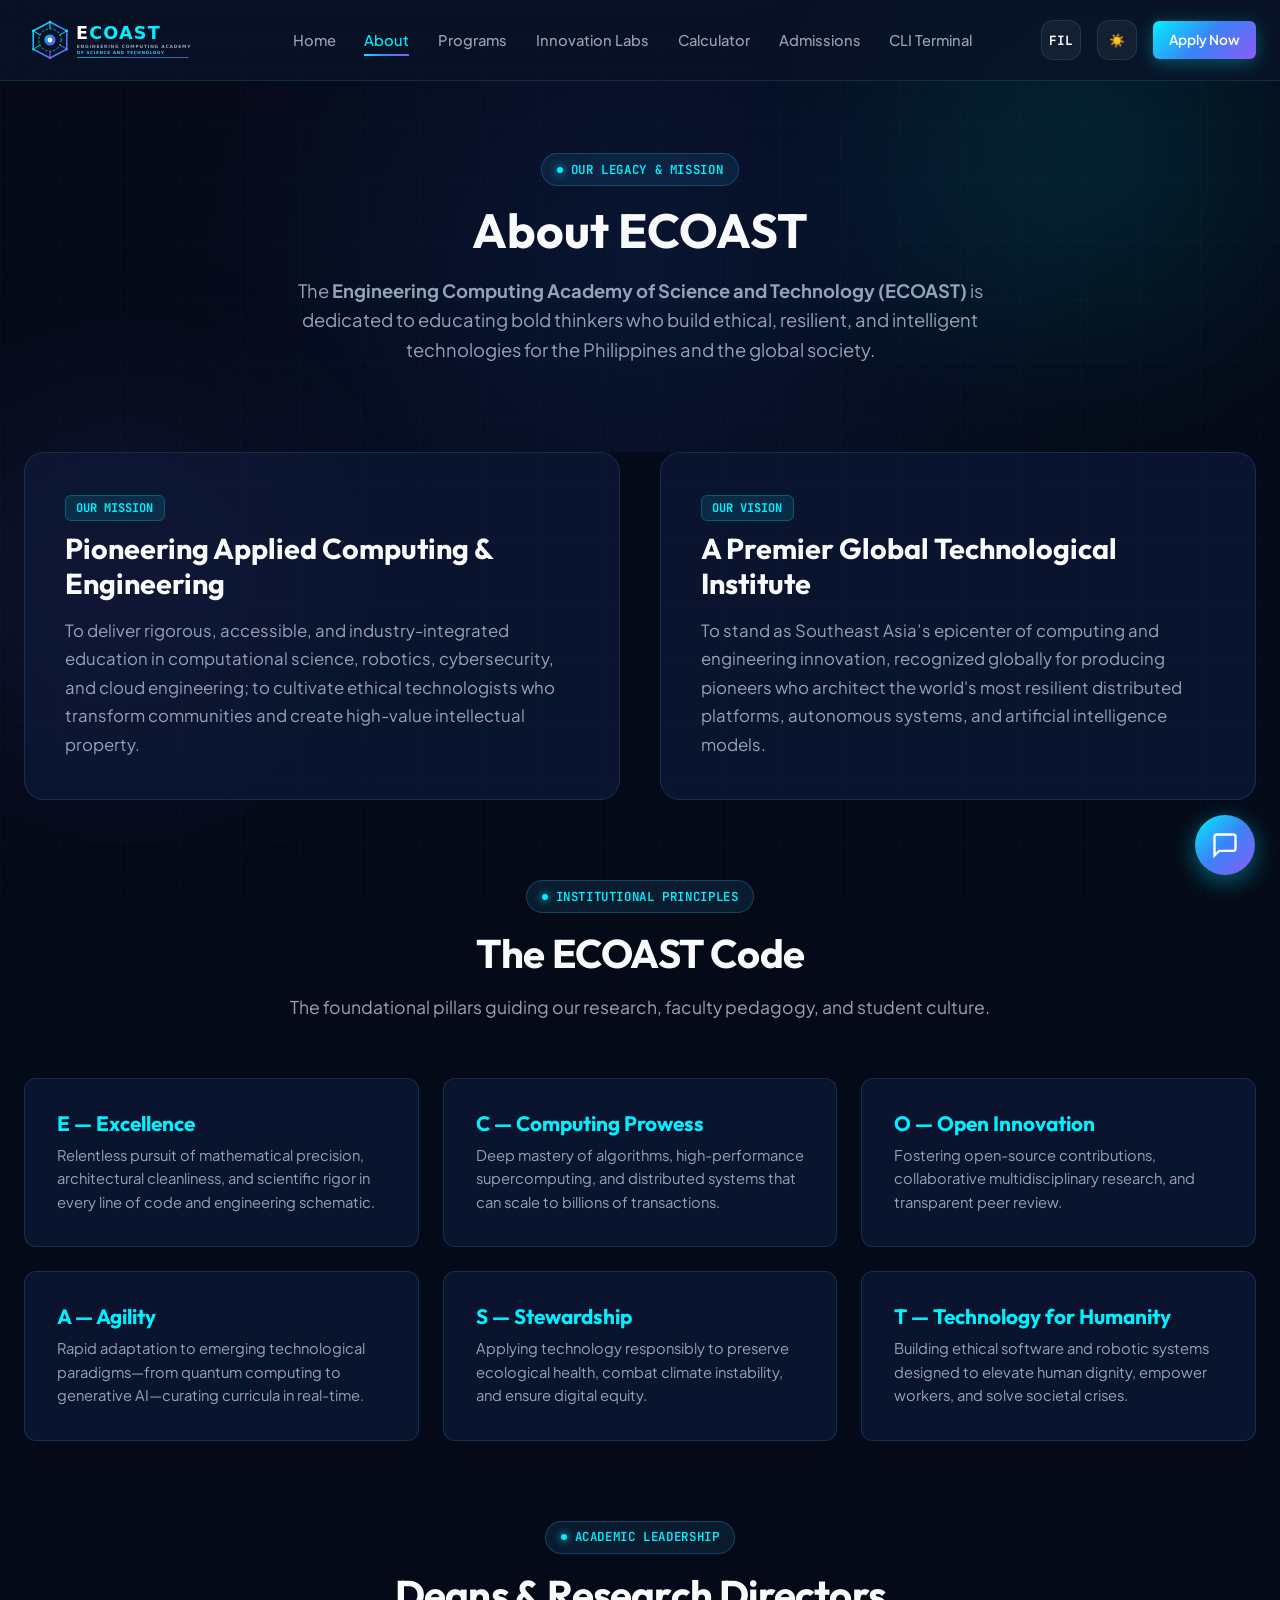
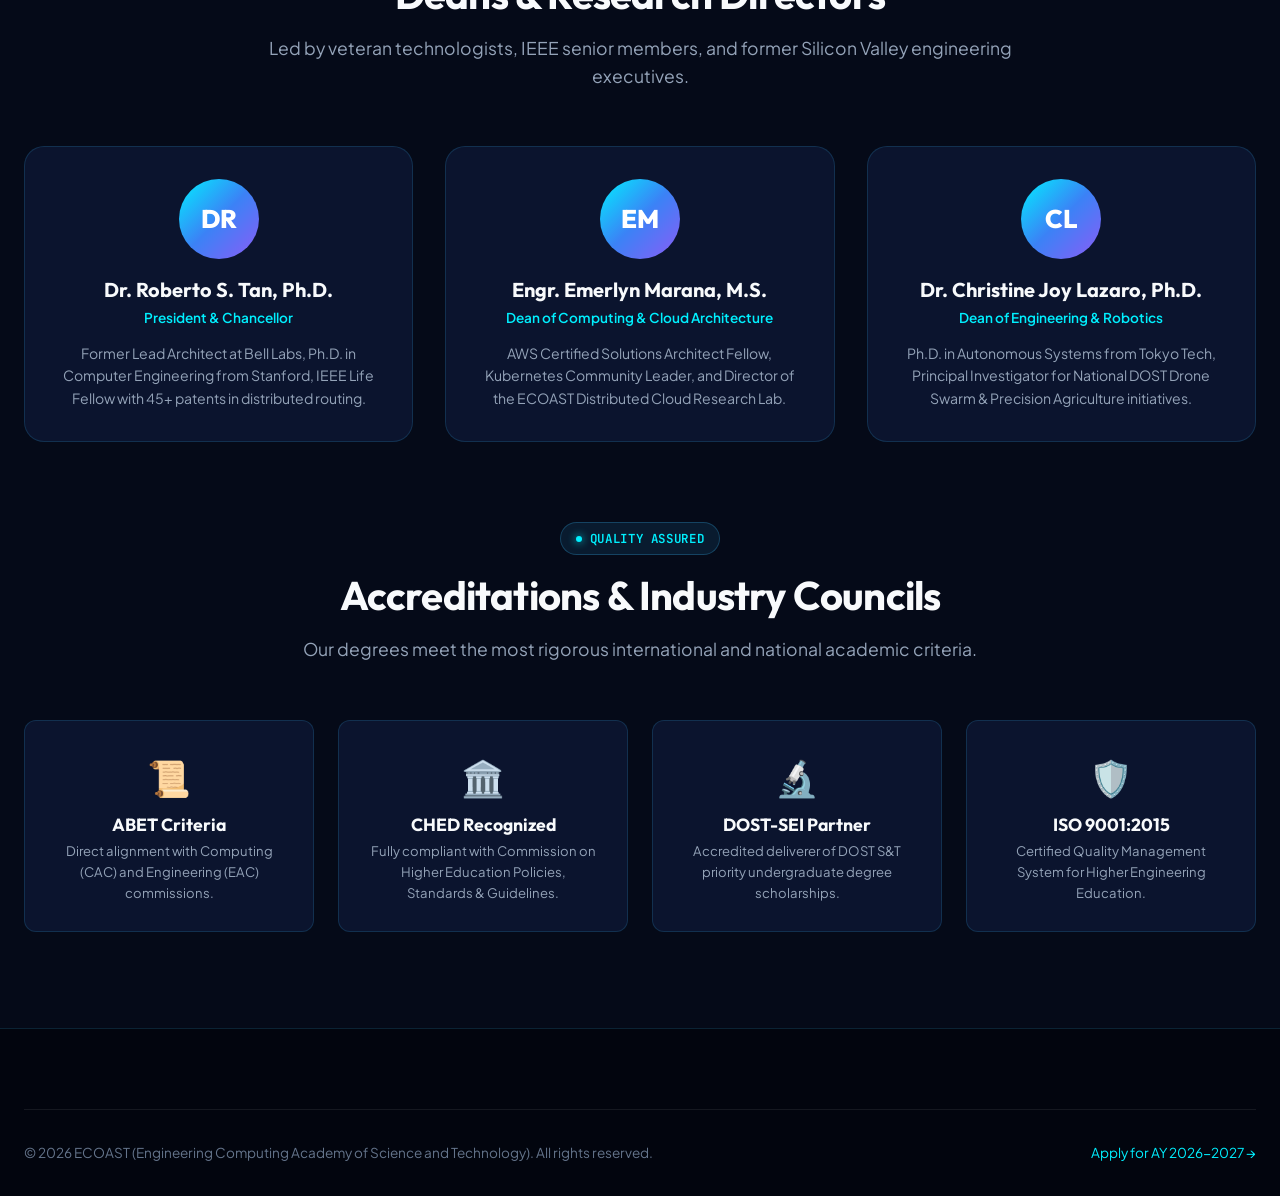
<file: about.html>
<!DOCTYPE html>
<html lang="en" data-theme="dark">
<head>
  <meta charset="UTF-8">
  <meta name="viewport" content="width=device-width, initial-scale=1.0">
  <title>About ECOAST | Engineering Computing Academy of Science and Technology</title>
  <meta name="description" content="Learn about ECOAST: our founding mission, academic deans, ABET-aligned standards, industry council, and dedication to building the future of computing and engineering.">
  <link rel="icon" type="image/svg+xml" href="images/logo.svg">
  <link rel="stylesheet" href="css/styles.css">
  <style>
    .about-hero {
      padding: 4.5rem 0 3.5rem 0;
      text-align: center;
      background: radial-gradient(circle at center, rgba(37, 99, 235, 0.12) 0%, transparent 70%);
    }
    .value-card {
      background: var(--bg-card);
      border: 1px solid var(--border-color);
      border-radius: var(--radius-md);
      padding: 2rem;
      transition: var(--transition);
    }
    .value-card:hover {
      border-color: var(--accent-cyan);
      transform: translateY(-4px);
    }
    .leader-grid {
      display: grid;
      grid-template-columns: repeat(3, 1fr);
      gap: 2rem;
      margin-top: 2rem;
    }
    .leader-card {
      background: var(--bg-card);
      border: 1px solid var(--border-color);
      border-radius: var(--radius-lg);
      padding: 2rem;
      text-align: center;
      transition: var(--transition);
    }
    .leader-card:hover {
      border-color: var(--accent-cyan);
      box-shadow: var(--shadow-glow);
    }
    .leader-avatar {
      width: 80px;
      height: 80px;
      border-radius: 50%;
      background: var(--grad-primary);
      display: flex;
      align-items: center;
      justify-content: center;
      font-size: 1.6rem;
      font-weight: 800;
      color: #ffffff;
      margin: 0 auto 1.2rem auto;
      font-family: var(--font-heading);
    }
    @media (max-width: 900px) {
      .leader-grid { grid-template-columns: 1fr; }
    }
  </style>
</head>
<body>

  <!-- Ambient Glow -->
  <div class="ambient-glow-1"></div>
  <div class="ambient-glow-2"></div>

  <!-- Header -->
  <header class="site-header">
    <div class="container nav-container">
      <a href="index.html" class="brand-logo" aria-label="ECOAST Home">
        <img src="images/logo.svg" alt="ECOAST Logo" width="180" height="42">
      </a>
      <nav>
        <ul class="nav-menu" id="navMenu">
          <li><a href="index.html" class="nav-link" data-i18n="nav_home">Home</a></li>
          <li><a href="about.html" class="nav-link active" data-i18n="nav_about">About</a></li>
          <li><a href="programs.html" class="nav-link" data-i18n="nav_programs">Programs</a></li>
          <li><a href="campus.html" class="nav-link" data-i18n="nav_labs">Innovation Labs</a></li>
          <li><a href="index.html#calculator" class="nav-link" data-i18n="nav_calculator">Calculator</a></li>
          <li><a href="admissions.html" class="nav-link" data-i18n="nav_admissions">Admissions</a></li>
          <li><a href="index.html#terminal" class="nav-link" data-i18n="nav_terminal">CLI Terminal</a></li>
        </ul>
      </nav>
      <div class="nav-actions">
        <button class="lang-toggle-btn" id="langToggleBtn" title="Language">EN</button>
        <button class="theme-toggle-btn" id="themeToggleBtn" title="Theme">☀️</button>
        <a href="index.html#apply" class="btn btn-primary btn-sm" data-i18n="nav_apply">Apply Now</a>
        <button class="mobile-toggle" id="mobileToggle" aria-label="Menu">
          <span></span><span></span><span></span>
        </button>
      </div>
    </div>
  </header>

  <!-- Page Hero -->
  <section class="about-hero">
    <div class="container">
      <span class="section-tag">Our Legacy & Mission</span>
      <h1 style="font-size: 3rem; margin-bottom: 1rem;">About ECOAST</h1>
      <p style="color: var(--text-secondary); max-width: 750px; margin: 0 auto 2rem auto; font-size: 1.15rem;">
        The <strong>Engineering Computing Academy of Science and Technology (ECOAST)</strong> is dedicated to educating bold thinkers who build ethical, resilient, and intelligent technologies for the Philippines and the global society.
      </p>
    </div>
  </section>

  <!-- Mission & Vision Section -->
  <main class="container" style="padding-bottom: 6rem;">
    <div style="display: grid; grid-template-columns: 1fr 1fr; gap: 2.5rem; margin-bottom: 5rem;">
      <div style="background: var(--bg-card); border: 1px solid var(--border-color); border-radius: var(--radius-lg); padding: 2.5rem;">
        <span class="degree-tag">OUR MISSION</span>
        <h2 style="font-size: 1.8rem; margin: 0.8rem 0 1rem 0;">Pioneering Applied Computing & Engineering</h2>
        <p style="color: var(--text-secondary); font-size: 1.05rem; line-height: 1.7;">
          To deliver rigorous, accessible, and industry-integrated education in computational science, robotics, cybersecurity, and cloud engineering; to cultivate ethical technologists who transform communities and create high-value intellectual property.
        </p>
      </div>

      <div style="background: var(--bg-card); border: 1px solid var(--border-color); border-radius: var(--radius-lg); padding: 2.5rem;">
        <span class="degree-tag">OUR VISION</span>
        <h2 style="font-size: 1.8rem; margin: 0.8rem 0 1rem 0;">A Premier Global Technological Institute</h2>
        <p style="color: var(--text-secondary); font-size: 1.05rem; line-height: 1.7;">
          To stand as Southeast Asia’s epicenter of computing and engineering innovation, recognized globally for producing pioneers who architect the world's most resilient distributed platforms, autonomous systems, and artificial intelligence models.
        </p>
      </div>
    </div>

    <!-- Core Values: The E.C.O.A.S.T. Code -->
    <section style="margin-bottom: 5rem;">
      <div class="section-header">
        <span class="section-tag">Institutional Principles</span>
        <h2>The ECOAST Code</h2>
        <p>The foundational pillars guiding our research, faculty pedagogy, and student culture.</p>
      </div>

      <div style="display: grid; grid-template-columns: repeat(3, 1fr); gap: 1.5rem;">
        <div class="value-card">
          <h3 style="color: var(--accent-cyan); font-size: 1.3rem; margin-bottom: 0.5rem;">E — Excellence</h3>
          <p style="color: var(--text-secondary); font-size: 0.92rem;">
            Relentless pursuit of mathematical precision, architectural cleanliness, and scientific rigor in every line of code and engineering schematic.
          </p>
        </div>

        <div class="value-card">
          <h3 style="color: var(--accent-cyan); font-size: 1.3rem; margin-bottom: 0.5rem;">C — Computing Prowess</h3>
          <p style="color: var(--text-secondary); font-size: 0.92rem;">
            Deep mastery of algorithms, high-performance supercomputing, and distributed systems that can scale to billions of transactions.
          </p>
        </div>

        <div class="value-card">
          <h3 style="color: var(--accent-cyan); font-size: 1.3rem; margin-bottom: 0.5rem;">O — Open Innovation</h3>
          <p style="color: var(--text-secondary); font-size: 0.92rem;">
            Fostering open-source contributions, collaborative multidisciplinary research, and transparent peer review.
          </p>
        </div>

        <div class="value-card">
          <h3 style="color: var(--accent-cyan); font-size: 1.3rem; margin-bottom: 0.5rem;">A — Agility</h3>
          <p style="color: var(--text-secondary); font-size: 0.92rem;">
            Rapid adaptation to emerging technological paradigms—from quantum computing to generative AI—curating curricula in real-time.
          </p>
        </div>

        <div class="value-card">
          <h3 style="color: var(--accent-cyan); font-size: 1.3rem; margin-bottom: 0.5rem;">S — Stewardship</h3>
          <p style="color: var(--text-secondary); font-size: 0.92rem;">
            Applying technology responsibly to preserve ecological health, combat climate instability, and ensure digital equity.
          </p>
        </div>

        <div class="value-card">
          <h3 style="color: var(--accent-cyan); font-size: 1.3rem; margin-bottom: 0.5rem;">T — Technology for Humanity</h3>
          <p style="color: var(--text-secondary); font-size: 0.92rem;">
            Building ethical software and robotic systems designed to elevate human dignity, empower workers, and solve societal crises.
          </p>
        </div>
      </div>
    </section>

    <!-- Leadership & Faculty Deans -->
    <section style="margin-bottom: 5rem;">
      <div class="section-header">
        <span class="section-tag">Academic Leadership</span>
        <h2>Deans & Research Directors</h2>
        <p>Led by veteran technologists, IEEE senior members, and former Silicon Valley engineering executives.</p>
      </div>

      <div class="leader-grid">
        <div class="leader-card">
          <div class="leader-avatar">DR</div>
          <h3 style="font-size: 1.25rem;">Dr. Roberto S. Tan, Ph.D.</h3>
          <div style="color: var(--accent-cyan); font-size: 0.85rem; font-weight: 600; margin: 0.3rem 0 0.8rem 0;">President & Chancellor</div>
          <p style="color: var(--text-secondary); font-size: 0.88rem;">
            Former Lead Architect at Bell Labs, Ph.D. in Computer Engineering from Stanford, IEEE Life Fellow with 45+ patents in distributed routing.
          </p>
        </div>

        <div class="leader-card">
          <div class="leader-avatar">EM</div>
          <h3 style="font-size: 1.25rem;">Engr. Emerlyn Marana, M.S.</h3>
          <div style="color: var(--accent-cyan); font-size: 0.85rem; font-weight: 600; margin: 0.3rem 0 0.8rem 0;">Dean of Computing & Cloud Architecture</div>
          <p style="color: var(--text-secondary); font-size: 0.88rem;">
            AWS Certified Solutions Architect Fellow, Kubernetes Community Leader, and Director of the ECOAST Distributed Cloud Research Lab.
          </p>
        </div>

        <div class="leader-card">
          <div class="leader-avatar">CL</div>
          <h3 style="font-size: 1.25rem;">Dr. Christine Joy Lazaro, Ph.D.</h3>
          <div style="color: var(--accent-cyan); font-size: 0.85rem; font-weight: 600; margin: 0.3rem 0 0.8rem 0;">Dean of Engineering & Robotics</div>
          <p style="color: var(--text-secondary); font-size: 0.88rem;">
            Ph.D. in Autonomous Systems from Tokyo Tech, Principal Investigator for National DOST Drone Swarm & Precision Agriculture initiatives.
          </p>
        </div>
      </div>
    </section>

    <!-- Accreditations & Standards -->
    <section>
      <div class="section-header">
        <span class="section-tag">Quality Assured</span>
        <h2>Accreditations & Industry Councils</h2>
        <p>Our degrees meet the most rigorous international and national academic criteria.</p>
      </div>

      <div style="display: grid; grid-template-columns: repeat(4, 1fr); gap: 1.5rem; text-align: center;">
        <div style="background: var(--bg-card); border: 1px solid var(--border-color); border-radius: var(--radius-md); padding: 1.8rem;">
          <div style="font-size: 2.2rem; margin-bottom: 0.5rem;">📜</div>
          <h4 style="font-size: 1.1rem; margin-bottom: 0.3rem;">ABET Criteria</h4>
          <p style="font-size: 0.82rem; color: var(--text-secondary);">Direct alignment with Computing (CAC) and Engineering (EAC) commissions.</p>
        </div>

        <div style="background: var(--bg-card); border: 1px solid var(--border-color); border-radius: var(--radius-md); padding: 1.8rem;">
          <div style="font-size: 2.2rem; margin-bottom: 0.5rem;">🏛️</div>
          <h4 style="font-size: 1.1rem; margin-bottom: 0.3rem;">CHED Recognized</h4>
          <p style="font-size: 0.82rem; color: var(--text-secondary);">Fully compliant with Commission on Higher Education Policies, Standards & Guidelines.</p>
        </div>

        <div style="background: var(--bg-card); border: 1px solid var(--border-color); border-radius: var(--radius-md); padding: 1.8rem;">
          <div style="font-size: 2.2rem; margin-bottom: 0.5rem;">🔬</div>
          <h4 style="font-size: 1.1rem; margin-bottom: 0.3rem;">DOST-SEI Partner</h4>
          <p style="font-size: 0.82rem; color: var(--text-secondary);">Accredited deliverer of DOST S&T priority undergraduate degree scholarships.</p>
        </div>

        <div style="background: var(--bg-card); border: 1px solid var(--border-color); border-radius: var(--radius-md); padding: 1.8rem;">
          <div style="font-size: 2.2rem; margin-bottom: 0.5rem;">🛡️</div>
          <h4 style="font-size: 1.1rem; margin-bottom: 0.3rem;">ISO 9001:2015</h4>
          <p style="font-size: 0.82rem; color: var(--text-secondary);">Certified Quality Management System for Higher Engineering Education.</p>
        </div>
      </div>
    </section>

  </main>

  <!-- Chatbot Widget -->
  <button class="chat-widget-btn" id="chatWidgetBtn" aria-label="Open ECOAST Assistant">
    <svg width="28" height="28" viewBox="0 0 24 24" fill="none" stroke="currentColor" stroke-width="2"><path d="M21 15a2 2 0 0 1-2 2H7l-4 4V5a2 2 0 0 1 2-2h14a2 2 0 0 1 2 2z"/></svg>
  </button>
  <div class="chat-widget-popup" id="chatWidgetPopup">
    <div class="chat-header">
      <div class="chat-header-info">
        <div class="chat-avatar">AI</div>
        <div>
          <h4 style="font-size: 0.95rem; color: #ffffff;">Echo Virtual Assistant</h4>
          <span style="font-size: 0.72rem; color: var(--accent-emerald);">● Online • ECOAST Bot</span>
        </div>
      </div>
      <button id="closeChatBtn" style="background: transparent; border: none; color: var(--text-secondary); cursor: pointer; font-size: 1.2rem;">&times;</button>
    </div>
    <div class="chat-body" id="chatBody">
      <div class="chat-message bot">
        Ask me about ECOAST's history, accreditation, or faculty credentials!
      </div>
    </div>
    <div class="chat-footer">
      <input type="text" id="chatInput" class="chat-input" placeholder="Type question...">
      <button id="sendChatBtn" class="chat-send-btn" aria-label="Send">
        <svg width="18" height="18" viewBox="0 0 24 24" fill="none" stroke="currentColor" stroke-width="2"><line x1="22" y1="2" x2="11" y2="13"/><polygon points="22 2 15 22 11 13 2 9 22 2"/></svg>
      </button>
    </div>
  </div>

  <!-- Footer -->
  <footer class="site-footer">
    <div class="container">
      <div class="footer-bottom">
        <div>&copy; 2026 ECOAST (Engineering Computing Academy of Science and Technology). All rights reserved.</div>
        <div><a href="index.html#apply" style="color: var(--accent-cyan);">Apply for AY 2026-2027 &rarr;</a></div>
      </div>
    </div>
  </footer>

  <script src="js/main.js"></script>
</body>
</html>
</file>
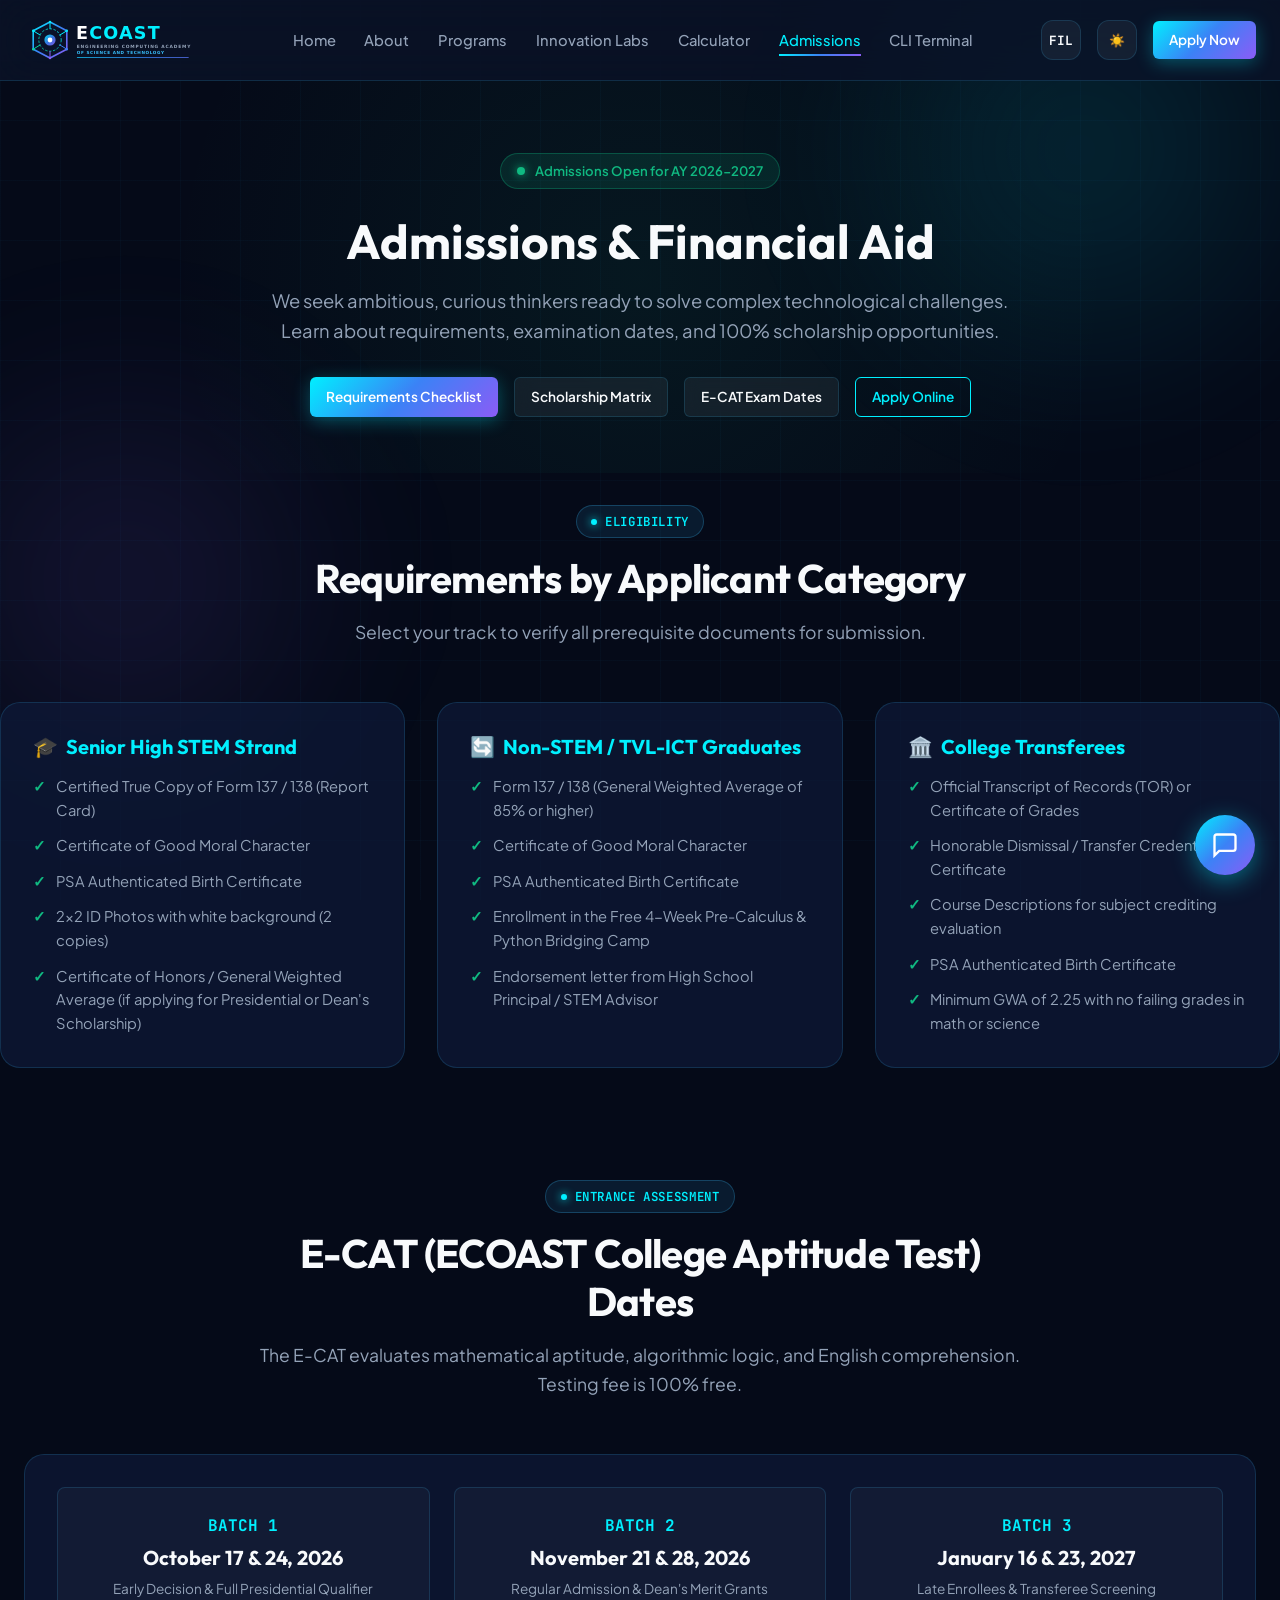
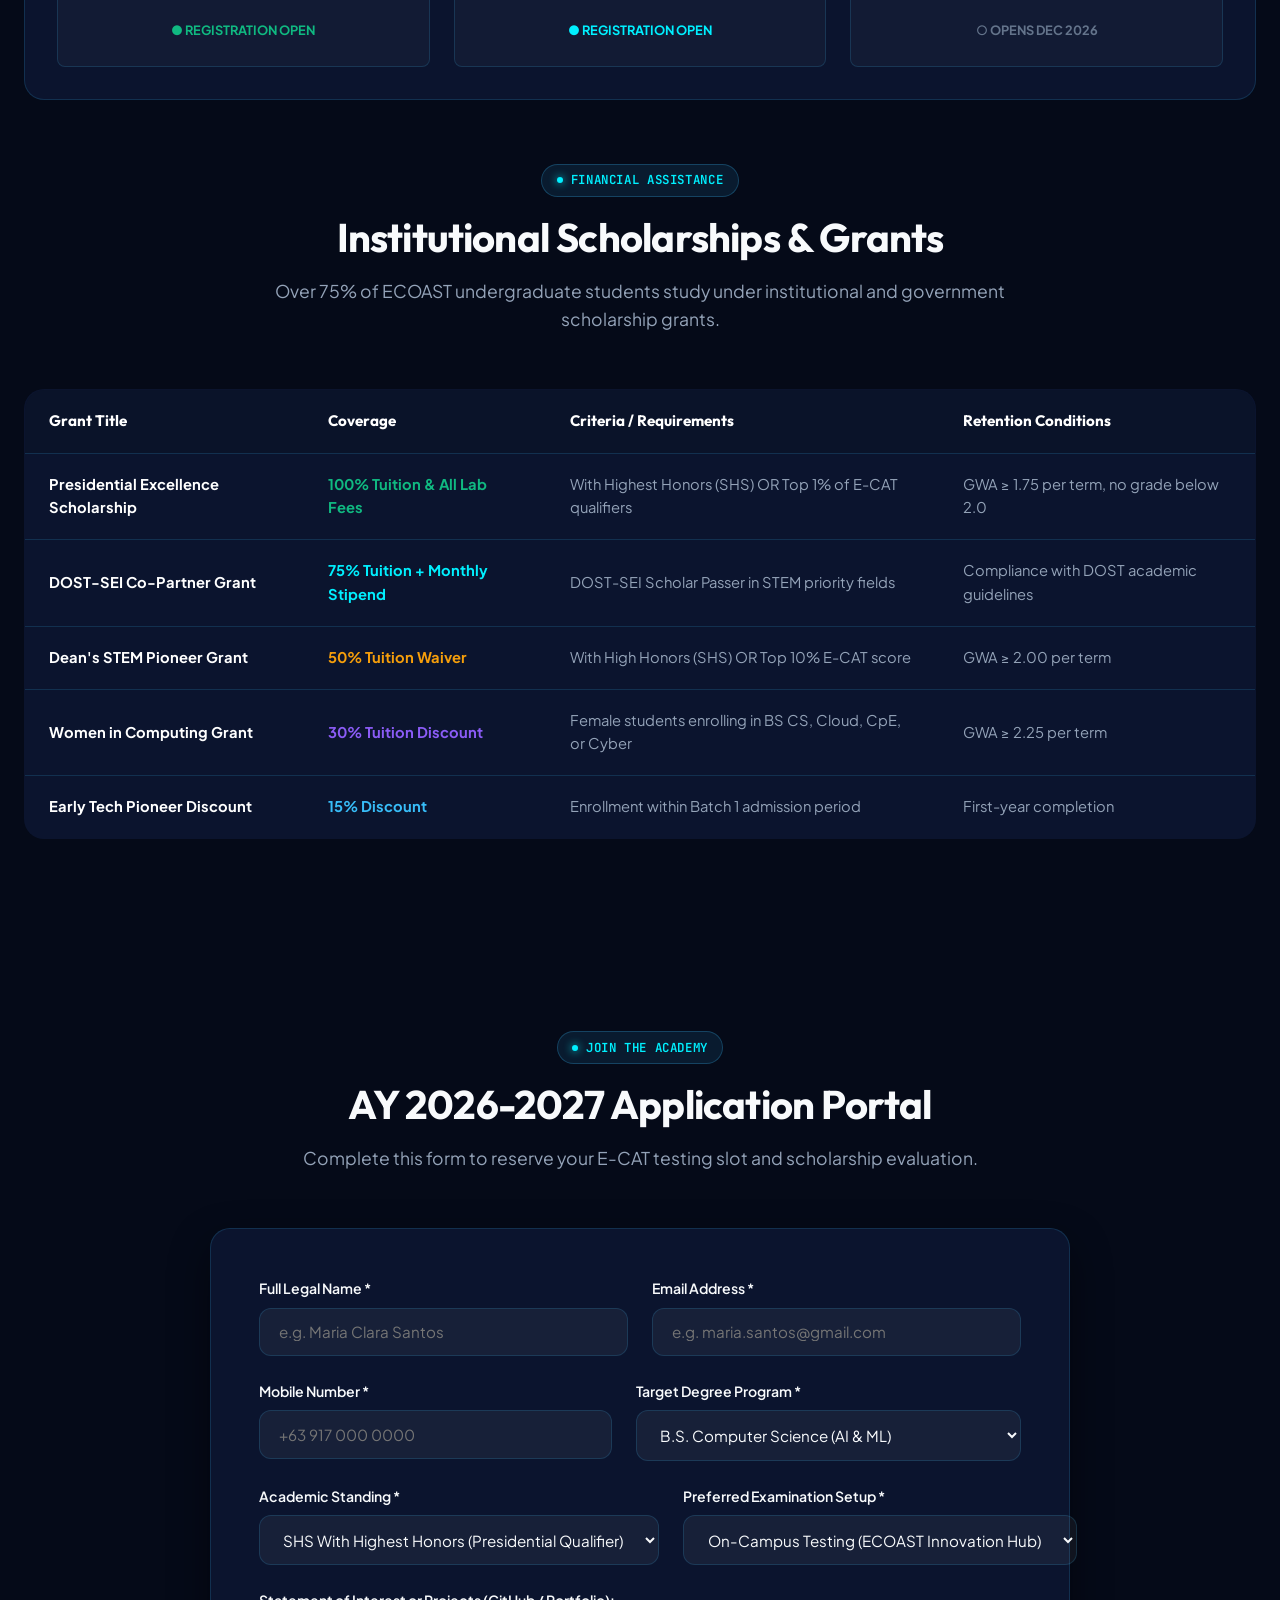
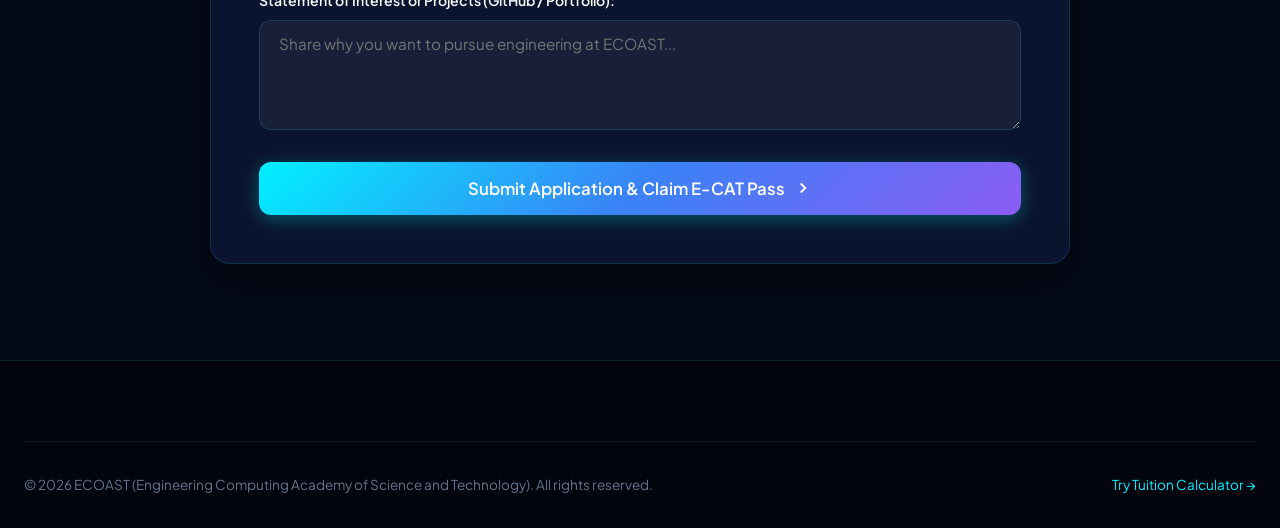
<file: admissions.html>
<!DOCTYPE html>
<html lang="en" data-theme="dark">
<head>
  <meta charset="UTF-8">
  <meta name="viewport" content="width=device-width, initial-scale=1.0">
  <title>Admissions & Scholarships | ECOAST Engineering Computing Academy of Science and Technology</title>
  <meta name="description" content="Official Admissions Guide for ECOAST AY 2026-2027. Step-by-step application, E-CAT examination dates, scholarship grants, requirements checklist, and online portal.">
  <link rel="icon" type="image/svg+xml" href="images/logo.svg">
  <link rel="stylesheet" href="css/styles.css">
  <style>
    .admissions-hero {
      padding: 4.5rem 0 3.5rem 0;
      text-align: center;
      background: radial-gradient(circle at center, rgba(16, 185, 129, 0.08) 0%, transparent 70%);
    }
    .req-grid {
      display: grid;
      grid-template-columns: repeat(3, 1fr);
      gap: 2rem;
      margin: 3rem 0;
    }
    .req-card {
      background: var(--bg-card);
      border: 1px solid var(--border-color);
      border-radius: var(--radius-lg);
      padding: 2rem;
    }
    .req-card h3 {
      font-size: 1.25rem;
      margin-bottom: 1rem;
      color: var(--accent-cyan);
      display: flex;
      align-items: center;
      gap: 0.5rem;
    }
    .check-list {
      list-style: none;
      display: flex;
      flex-direction: column;
      gap: 0.75rem;
      font-size: 0.92rem;
      color: var(--text-secondary);
    }
    .check-list li {
      display: flex;
      align-items: flex-start;
      gap: 0.6rem;
    }
    .check-list li span.bullet {
      color: var(--accent-emerald);
      font-weight: bold;
    }
    .scholar-table {
      width: 100%;
      border-collapse: collapse;
      margin: 2rem 0;
      background: var(--bg-card);
      border-radius: var(--radius-lg);
      overflow: hidden;
      border: 1px solid var(--border-color);
    }
    .scholar-table th, .scholar-table td {
      padding: 1.2rem 1.5rem;
      text-align: left;
      border-bottom: 1px solid var(--border-color);
    }
    .scholar-table th {
      background: var(--bg-secondary);
      font-family: var(--font-heading);
      color: #ffffff;
      font-size: 0.95rem;
    }
    .scholar-table td {
      font-size: 0.92rem;
      color: var(--text-secondary);
    }
    @media (max-width: 900px) {
      .req-grid { grid-template-columns: 1fr; }
      .scholar-table { display: block; overflow-x: auto; }
    }
  </style>
</head>
<body>

  <!-- Ambient Glow -->
  <div class="ambient-glow-1"></div>
  <div class="ambient-glow-2"></div>

  <!-- Header -->
  <header class="site-header">
    <div class="container nav-container">
      <a href="index.html" class="brand-logo" aria-label="ECOAST Home">
        <img src="images/logo.svg" alt="ECOAST Logo" width="180" height="42">
      </a>
      <nav>
        <ul class="nav-menu" id="navMenu">
          <li><a href="index.html" class="nav-link" data-i18n="nav_home">Home</a></li>
          <li><a href="about.html" class="nav-link" data-i18n="nav_about">About</a></li>
          <li><a href="programs.html" class="nav-link" data-i18n="nav_programs">Programs</a></li>
          <li><a href="campus.html" class="nav-link" data-i18n="nav_labs">Innovation Labs</a></li>
          <li><a href="index.html#calculator" class="nav-link" data-i18n="nav_calculator">Calculator</a></li>
          <li><a href="admissions.html" class="nav-link active" data-i18n="nav_admissions">Admissions</a></li>
          <li><a href="index.html#terminal" class="nav-link" data-i18n="nav_terminal">CLI Terminal</a></li>
        </ul>
      </nav>
      <div class="nav-actions">
        <button class="lang-toggle-btn" id="langToggleBtn" title="Language">EN</button>
        <button class="theme-toggle-btn" id="themeToggleBtn" title="Theme">☀️</button>
        <a href="#apply" class="btn btn-primary btn-sm" data-i18n="nav_apply">Apply Now</a>
        <button class="mobile-toggle" id="mobileToggle" aria-label="Menu">
          <span></span><span></span><span></span>
        </button>
      </div>
    </div>
  </header>

  <!-- Page Hero -->
  <section class="admissions-hero">
    <div class="container">
      <div class="hero-badge-live">
        <span class="pulse-dot"></span>
        <span>Admissions Open for AY 2026-2027</span>
      </div>
      <h1 style="font-size: 3rem; margin-bottom: 1rem;">Admissions & Financial Aid</h1>
      <p style="color: var(--text-secondary); max-width: 750px; margin: 0 auto 2rem auto; font-size: 1.15rem;">
        We seek ambitious, curious thinkers ready to solve complex technological challenges. Learn about requirements, examination dates, and 100% scholarship opportunities.
      </p>
      <div style="display: flex; justify-content: center; gap: 1rem; flex-wrap: wrap;">
        <a href="#requirements" class="btn btn-primary btn-sm">Requirements Checklist</a>
        <a href="#scholarships" class="btn btn-secondary btn-sm">Scholarship Matrix</a>
        <a href="#ecat-schedule" class="btn btn-secondary btn-sm">E-CAT Exam Dates</a>
        <a href="#apply" class="btn btn-outline btn-sm">Apply Online</a>
      </div>
    </div>
  </section>

  <!-- Admissions Requirements by Category -->
  <section class="container" id="requirements" style="padding: 2rem 0 4rem 0;">
    <div class="section-header">
      <span class="section-tag">Eligibility</span>
      <h2>Requirements by Applicant Category</h2>
      <p>Select your track to verify all prerequisite documents for submission.</p>
    </div>

    <div class="req-grid">
      <!-- 1. Senior High School Graduates -->
      <div class="req-card">
        <h3><span>🎓</span> Senior High STEM Strand</h3>
        <ul class="check-list">
          <li><span class="bullet">✓</span> Certified True Copy of Form 137 / 138 (Report Card)</li>
          <li><span class="bullet">✓</span> Certificate of Good Moral Character</li>
          <li><span class="bullet">✓</span> PSA Authenticated Birth Certificate</li>
          <li><span class="bullet">✓</span> 2x2 ID Photos with white background (2 copies)</li>
          <li><span class="bullet">✓</span> Certificate of Honors / General Weighted Average (if applying for Presidential or Dean's Scholarship)</li>
        </ul>
      </div>

      <!-- 2. Non-STEM Bridging -->
      <div class="req-card">
        <h3><span>🔄</span> Non-STEM / TVL-ICT Graduates</h3>
        <ul class="check-list">
          <li><span class="bullet">✓</span> Form 137 / 138 (General Weighted Average of 85% or higher)</li>
          <li><span class="bullet">✓</span> Certificate of Good Moral Character</li>
          <li><span class="bullet">✓</span> PSA Authenticated Birth Certificate</li>
          <li><span class="bullet">✓</span> Enrollment in the Free 4-Week Pre-Calculus & Python Bridging Camp</li>
          <li><span class="bullet">✓</span> Endorsement letter from High School Principal / STEM Advisor</li>
        </ul>
      </div>

      <!-- 3. College Transferees -->
      <div class="req-card">
        <h3><span>🏛️</span> College Transferees</h3>
        <ul class="check-list">
          <li><span class="bullet">✓</span> Official Transcript of Records (TOR) or Certificate of Grades</li>
          <li><span class="bullet">✓</span> Honorable Dismissal / Transfer Credential Certificate</li>
          <li><span class="bullet">✓</span> Course Descriptions for subject crediting evaluation</li>
          <li><span class="bullet">✓</span> PSA Authenticated Birth Certificate</li>
          <li><span class="bullet">✓</span> Minimum GWA of 2.25 with no failing grades in math or science</li>
        </ul>
      </div>
    </div>
  </section>

  <!-- E-CAT Examination Schedule -->
  <section class="container" id="ecat-schedule" style="padding-bottom: 4rem;">
    <div class="section-header">
      <span class="section-tag">Entrance Assessment</span>
      <h2>E-CAT (ECOAST College Aptitude Test) Dates</h2>
      <p>The E-CAT evaluates mathematical aptitude, algorithmic logic, and English comprehension. Testing fee is 100% free.</p>
    </div>

    <div style="background: var(--bg-card); border: 1px solid var(--border-color); border-radius: var(--radius-lg); padding: 2rem;">
      <div style="display: grid; grid-template-columns: repeat(3, 1fr); gap: 1.5rem; text-align: center;">
        <div style="background: rgba(255,255,255,0.03); border: 1px solid var(--border-color); border-radius: 8px; padding: 1.5rem;">
          <span style="font-family: var(--font-mono); color: var(--accent-cyan); font-weight: bold;">BATCH 1</span>
          <h4 style="font-size: 1.25rem; margin: 0.5rem 0;">October 17 & 24, 2026</h4>
          <p style="font-size: 0.85rem; color: var(--text-secondary); margin-bottom: 1rem;">Early Decision & Full Presidential Qualifier</p>
          <span style="color: var(--accent-emerald); font-size: 0.8rem; font-weight: bold;">● REGISTRATION OPEN</span>
        </div>

        <div style="background: rgba(255,255,255,0.03); border: 1px solid var(--border-color); border-radius: 8px; padding: 1.5rem;">
          <span style="font-family: var(--font-mono); color: var(--accent-cyan); font-weight: bold;">BATCH 2</span>
          <h4 style="font-size: 1.25rem; margin: 0.5rem 0;">November 21 & 28, 2026</h4>
          <p style="font-size: 0.85rem; color: var(--text-secondary); margin-bottom: 1rem;">Regular Admission & Dean's Merit Grants</p>
          <span style="color: var(--accent-cyan); font-size: 0.8rem; font-weight: bold;">● REGISTRATION OPEN</span>
        </div>

        <div style="background: rgba(255,255,255,0.03); border: 1px solid var(--border-color); border-radius: 8px; padding: 1.5rem;">
          <span style="font-family: var(--font-mono); color: var(--accent-cyan); font-weight: bold;">BATCH 3</span>
          <h4 style="font-size: 1.25rem; margin: 0.5rem 0;">January 16 & 23, 2027</h4>
          <p style="font-size: 0.85rem; color: var(--text-secondary); margin-bottom: 1rem;">Late Enrollees & Transferee Screening</p>
          <span style="color: var(--text-muted); font-size: 0.8rem; font-weight: bold;">○ OPENS DEC 2026</span>
        </div>
      </div>
    </div>
  </section>

  <!-- Full Scholarship Matrix -->
  <section class="container" id="scholarships" style="padding-bottom: 4rem;">
    <div class="section-header">
      <span class="section-tag">Financial Assistance</span>
      <h2>Institutional Scholarships & Grants</h2>
      <p>Over 75% of ECOAST undergraduate students study under institutional and government scholarship grants.</p>
    </div>

    <table class="scholar-table">
      <thead>
        <tr>
          <th>Grant Title</th>
          <th>Coverage</th>
          <th>Criteria / Requirements</th>
          <th>Retention Conditions</th>
        </tr>
      </thead>
      <tbody>
        <tr>
          <td><strong style="color: #ffffff;">Presidential Excellence Scholarship</strong></td>
          <td><span style="color: var(--accent-emerald); font-weight: bold;">100% Tuition & All Lab Fees</span></td>
          <td>With Highest Honors (SHS) OR Top 1% of E-CAT qualifiers</td>
          <td>GWA ≥ 1.75 per term, no grade below 2.0</td>
        </tr>
        <tr>
          <td><strong style="color: #ffffff;">DOST-SEI Co-Partner Grant</strong></td>
          <td><span style="color: var(--accent-cyan); font-weight: bold;">75% Tuition + Monthly Stipend</span></td>
          <td>DOST-SEI Scholar Passer in STEM priority fields</td>
          <td>Compliance with DOST academic guidelines</td>
        </tr>
        <tr>
          <td><strong style="color: #ffffff;">Dean's STEM Pioneer Grant</strong></td>
          <td><span style="color: var(--accent-amber); font-weight: bold;">50% Tuition Waiver</span></td>
          <td>With High Honors (SHS) OR Top 10% E-CAT score</td>
          <td>GWA ≥ 2.00 per term</td>
        </tr>
        <tr>
          <td><strong style="color: #ffffff;">Women in Computing Grant</strong></td>
          <td><span style="color: var(--accent-purple); font-weight: bold;">30% Tuition Discount</span></td>
          <td>Female students enrolling in BS CS, Cloud, CpE, or Cyber</td>
          <td>GWA ≥ 2.25 per term</td>
        </tr>
        <tr>
          <td><strong style="color: #ffffff;">Early Tech Pioneer Discount</strong></td>
          <td><span style="color: var(--text-highlight); font-weight: bold;">15% Discount</span></td>
          <td>Enrollment within Batch 1 admission period</td>
          <td>First-year completion</td>
        </tr>
      </tbody>
    </table>
  </section>

  <!-- Application Submission Form -->
  <section class="application-section" id="apply">
    <div class="container">
      <div class="section-header">
        <span class="section-tag">Join the Academy</span>
        <h2>AY 2026-2027 Application Portal</h2>
        <p>Complete this form to reserve your E-CAT testing slot and scholarship evaluation.</p>
      </div>

      <div class="application-wrapper">
        <form id="applicationForm">
          <div class="form-row">
            <div class="form-group">
              <label for="appFullName">Full Legal Name *</label>
              <input type="text" id="appFullName" class="form-input" placeholder="e.g. Maria Clara Santos" required>
            </div>
            <div class="form-group">
              <label for="appEmail">Email Address *</label>
              <input type="email" id="appEmail" class="form-input" placeholder="e.g. maria.santos@gmail.com" required>
            </div>
          </div>

          <div class="form-row">
            <div class="form-group">
              <label for="appPhone">Mobile Number *</label>
              <input type="tel" id="appPhone" class="form-input" placeholder="+63 917 000 0000" required>
            </div>
            <div class="form-group">
              <label for="appProgram">Target Degree Program *</label>
              <select id="appProgram" class="form-select" required>
                <option value="BS Computer Science (AI & ML)">B.S. Computer Science (AI & ML)</option>
                <option value="BS Cloud Computing">B.S. Cloud Computing & Distributed Systems</option>
                <option value="BS Computer Engineering">B.S. Computer Engineering (Robotics)</option>
                <option value="BS Cybersecurity">B.S. Cybersecurity & Digital Forensics</option>
                <option value="BS Data Science">B.S. Data Science & Big Data</option>
                <option value="BS Electronics Engineering">B.S. Electronics Engineering (5G/IoT)</option>
              </select>
            </div>
          </div>

          <div class="form-row">
            <div class="form-group">
              <label for="appApplicantType">Academic Standing *</label>
              <select id="appApplicantType" class="form-select" required>
                <option value="SHS With Highest Honors">SHS With Highest Honors (Presidential Qualifier)</option>
                <option value="SHS With High Honors">SHS With High Honors (Dean's Qualifier)</option>
                <option value="SHS Regular STEM Graduate">SHS Regular STEM Graduate</option>
                <option value="Non-STEM Graduate">Non-STEM Graduate (Summer Bridging)</option>
                <option value="Transferee">College Transferee</option>
              </select>
            </div>
            <div class="form-group">
              <label for="appExamVenue">Preferred Examination Setup *</label>
              <select id="appExamVenue" class="form-select" required>
                <option value="On-Campus Main Hub">On-Campus Testing (ECOAST Innovation Hub)</option>
                <option value="Online Proctored Remote Exam">Online Proctored Remote Exam</option>
              </select>
            </div>
          </div>

          <div class="form-group" style="margin-bottom: 2rem;">
            <label for="appMessage">Statement of Interest or Projects (GitHub / Portfolio):</label>
            <textarea id="appMessage" class="form-textarea" placeholder="Share why you want to pursue engineering at ECOAST..."></textarea>
          </div>

          <button type="submit" class="btn btn-primary btn-lg" style="width: 100%;">
            <span>Submit Application & Claim E-CAT Pass</span>
            <svg width="18" height="18" viewBox="0 0 24 24" fill="none" stroke="currentColor" stroke-width="2.5"><polyline points="9 18 15 12 9 6"/></svg>
          </button>
        </form>
      </div>
    </div>
  </section>

  <!-- Chatbot Widget -->
  <button class="chat-widget-btn" id="chatWidgetBtn" aria-label="Open ECOAST Assistant">
    <svg width="28" height="28" viewBox="0 0 24 24" fill="none" stroke="currentColor" stroke-width="2"><path d="M21 15a2 2 0 0 1-2 2H7l-4 4V5a2 2 0 0 1 2-2h14a2 2 0 0 1 2 2z"/></svg>
  </button>
  <div class="chat-widget-popup" id="chatWidgetPopup">
    <div class="chat-header">
      <div class="chat-header-info">
        <div class="chat-avatar">AI</div>
        <div>
          <h4 style="font-size: 0.95rem; color: #ffffff;">Echo Virtual Assistant</h4>
          <span style="font-size: 0.72rem; color: var(--accent-emerald);">● Online • ECOAST Bot</span>
        </div>
      </div>
      <button id="closeChatBtn" style="background: transparent; border: none; color: var(--text-secondary); cursor: pointer; font-size: 1.2rem;">&times;</button>
    </div>
    <div class="chat-body" id="chatBody">
      <div class="chat-message bot">
        Hello! Have questions about admissions or scholarship deadlines? Ask me right away!
      </div>
    </div>
    <div class="chat-chips">
      <button class="chat-chip" data-query="E-CAT examination dates">Exam Dates</button>
      <button class="chat-chip" data-query="Presidential scholarship criteria">Presidential Grant</button>
      <button class="chat-chip" data-query="Non-STEM bridging program">Non-STEM rules</button>
    </div>
    <div class="chat-footer">
      <input type="text" id="chatInput" class="chat-input" placeholder="Type question...">
      <button id="sendChatBtn" class="chat-send-btn" aria-label="Send">
        <svg width="18" height="18" viewBox="0 0 24 24" fill="none" stroke="currentColor" stroke-width="2"><line x1="22" y1="2" x2="11" y2="13"/><polygon points="22 2 15 22 11 13 2 9 22 2"/></svg>
      </button>
    </div>
  </div>

  <!-- Footer -->
  <footer class="site-footer">
    <div class="container">
      <div class="footer-bottom">
        <div>&copy; 2026 ECOAST (Engineering Computing Academy of Science and Technology). All rights reserved.</div>
        <div><a href="index.html#calculator" style="color: var(--accent-cyan);">Try Tuition Calculator &rarr;</a></div>
      </div>
    </div>
  </footer>

  <script src="js/main.js"></script>
</body>
</html>
</file>
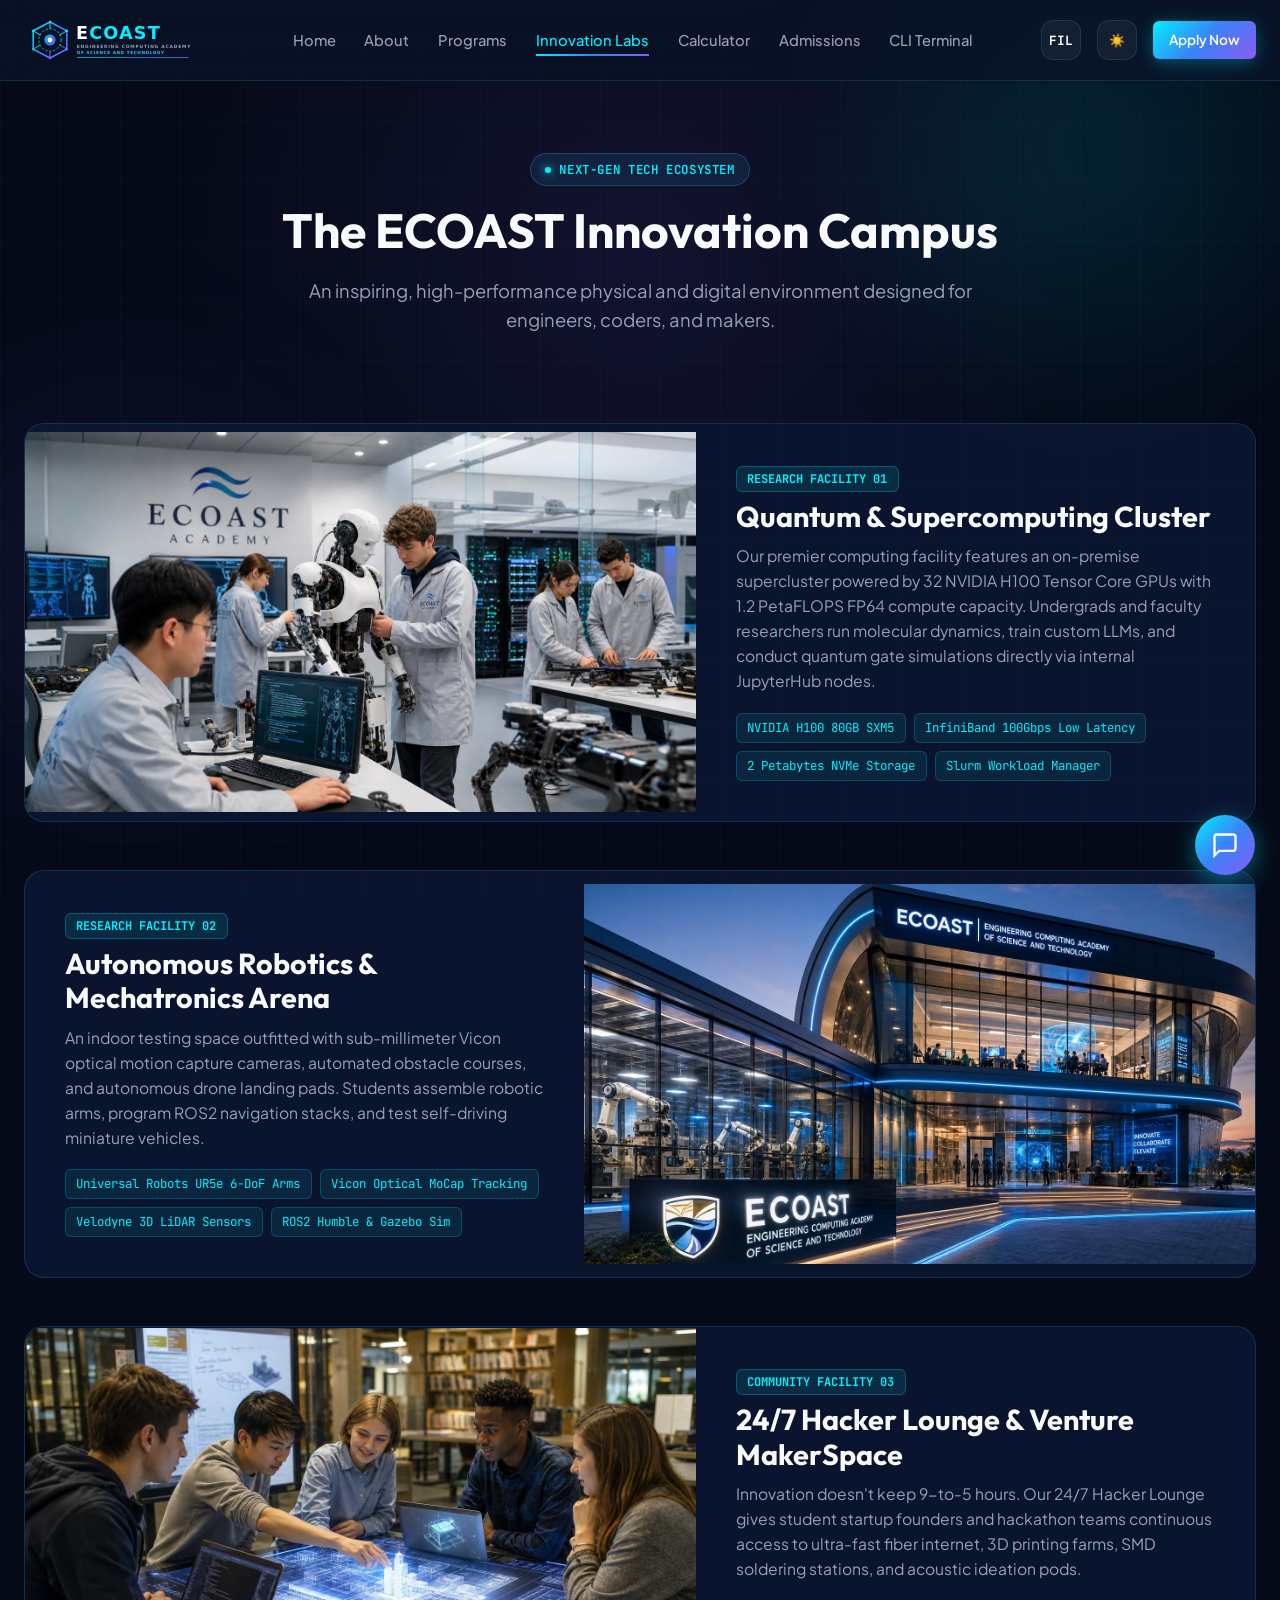
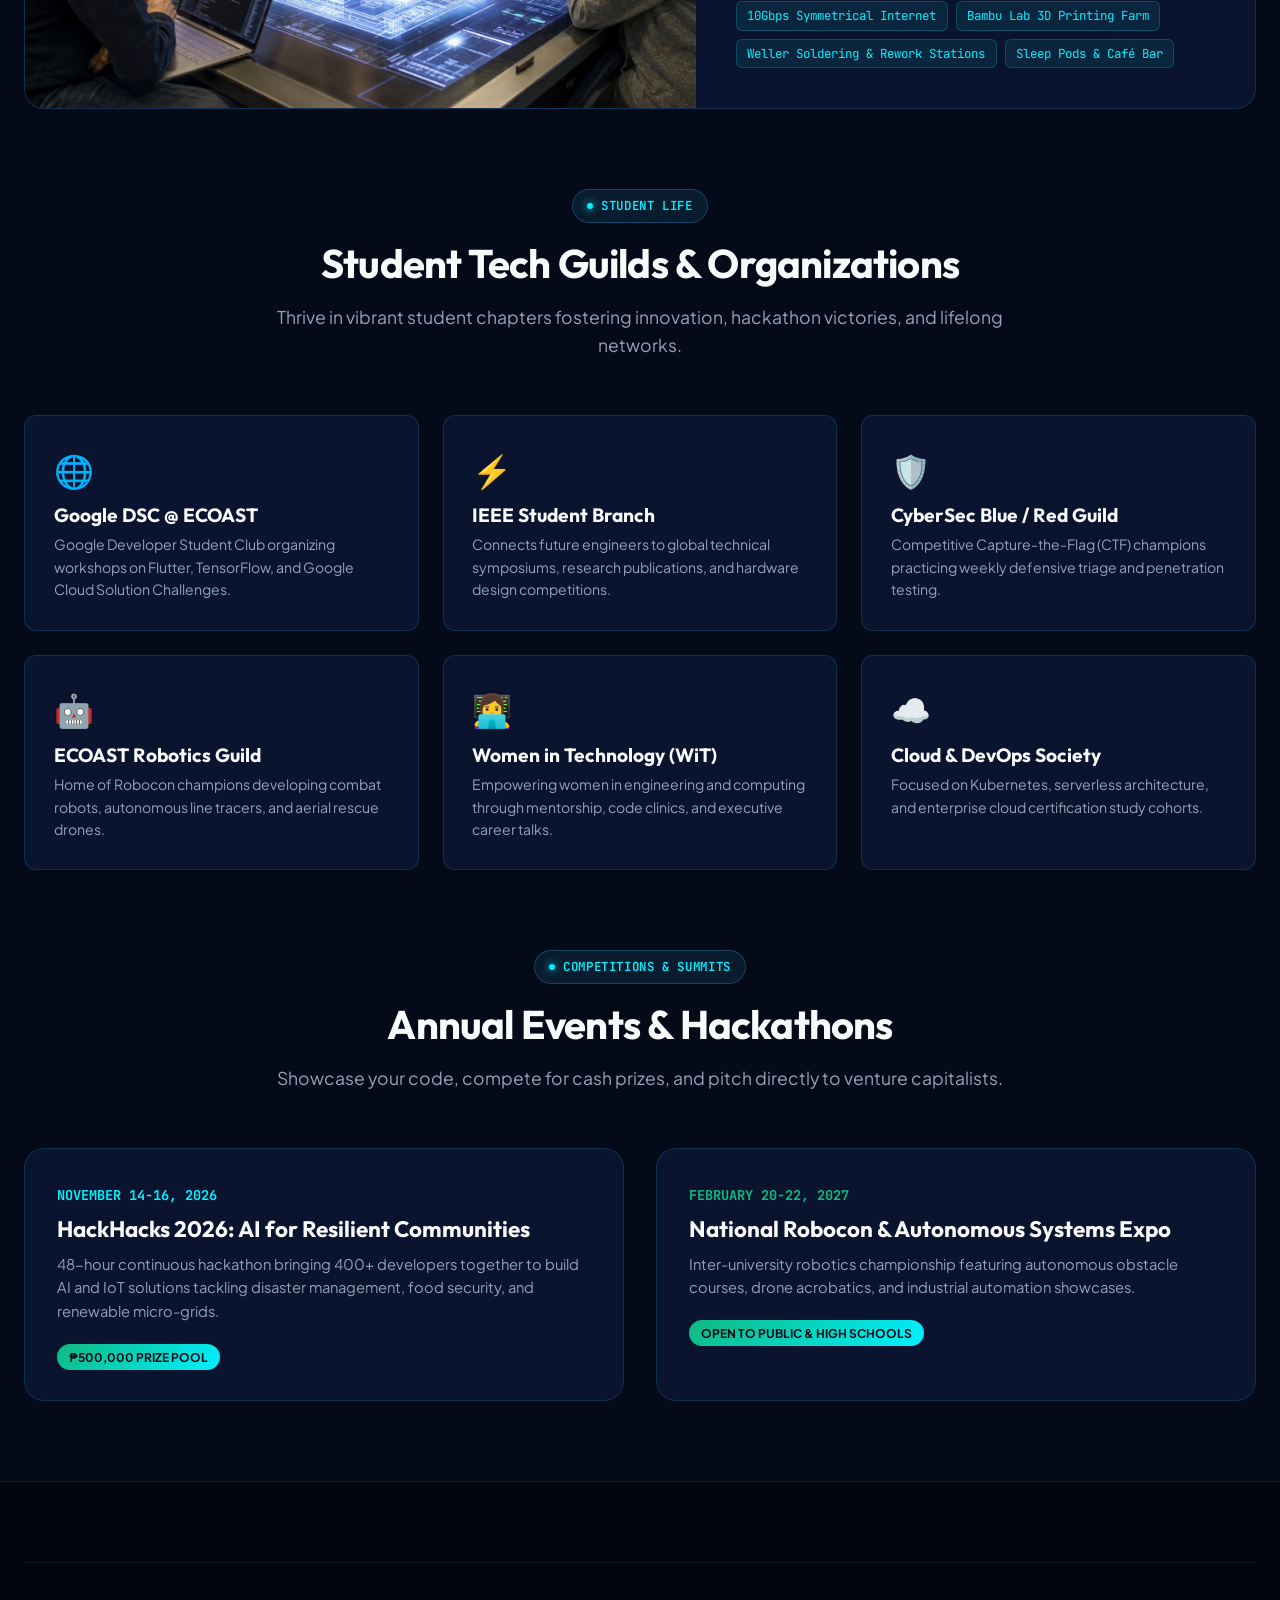
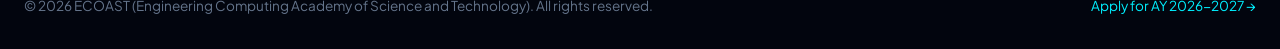
<file: campus.html>
<!DOCTYPE html>
<html lang="en" data-theme="dark">
<head>
  <meta charset="UTF-8">
  <meta name="viewport" content="width=device-width, initial-scale=1.0">
  <title>Campus Life & Innovation Labs | ECOAST</title>
  <meta name="description" content="Explore ECOAST's futuristic innovation campus: NVIDIA GPU supercomputing cluster, autonomous robotics arena, cyber defense SOC, maker spaces, and student tech guilds.">
  <link rel="icon" type="image/svg+xml" href="images/logo.svg">
  <link rel="stylesheet" href="css/styles.css">
  <style>
    .campus-hero {
      padding: 4.5rem 0 3.5rem 0;
      text-align: center;
      background: radial-gradient(circle at center, rgba(139, 92, 246, 0.1) 0%, transparent 70%);
    }
    .facility-card {
      background: var(--bg-card);
      border: 1px solid var(--border-color);
      border-radius: var(--radius-lg);
      overflow: hidden;
      margin-bottom: 3rem;
      display: grid;
      grid-template-columns: 1.2fr 1fr;
      align-items: center;
      transition: var(--transition);
    }
    .facility-card:hover {
      border-color: var(--accent-cyan);
      box-shadow: var(--shadow-glow);
    }
    .facility-card.reverse {
      grid-template-columns: 1fr 1.2fr;
    }
    .facility-card.reverse .facility-img-wrap {
      order: 2;
    }
    .facility-img-wrap img {
      width: 100%;
      height: 380px;
      object-fit: cover;
    }
    .facility-info {
      padding: 2.5rem;
    }
    .specs-badge-list {
      display: flex;
      flex-wrap: wrap;
      gap: 0.5rem;
      margin-top: 1.2rem;
    }
    .specs-badge {
      font-size: 0.78rem;
      font-family: var(--font-mono);
      padding: 0.25rem 0.65rem;
      background: rgba(0, 240, 255, 0.08);
      border: 1px solid rgba(0, 240, 255, 0.2);
      border-radius: var(--radius-sm);
      color: var(--accent-cyan);
    }
    .clubs-grid {
      display: grid;
      grid-template-columns: repeat(3, 1fr);
      gap: 1.5rem;
      margin-top: 2rem;
    }
    .club-card {
      background: var(--bg-card);
      border: 1px solid var(--border-color);
      border-radius: var(--radius-md);
      padding: 1.8rem;
      transition: var(--transition);
    }
    .club-card:hover {
      border-color: var(--accent-cyan);
      transform: translateY(-4px);
    }
    @media (max-width: 900px) {
      .facility-card, .facility-card.reverse {
        grid-template-columns: 1fr;
      }
      .facility-card.reverse .facility-img-wrap {
        order: 1;
      }
      .clubs-grid {
        grid-template-columns: 1fr;
      }
    }
  </style>
</head>
<body>

  <!-- Ambient Glow -->
  <div class="ambient-glow-1"></div>
  <div class="ambient-glow-2"></div>

  <!-- Header -->
  <header class="site-header">
    <div class="container nav-container">
      <a href="index.html" class="brand-logo" aria-label="ECOAST Home">
        <img src="images/logo.svg" alt="ECOAST Logo" width="180" height="42">
      </a>
      <nav>
        <ul class="nav-menu" id="navMenu">
          <li><a href="index.html" class="nav-link" data-i18n="nav_home">Home</a></li>
          <li><a href="about.html" class="nav-link" data-i18n="nav_about">About</a></li>
          <li><a href="programs.html" class="nav-link" data-i18n="nav_programs">Programs</a></li>
          <li><a href="campus.html" class="nav-link active" data-i18n="nav_labs">Innovation Labs</a></li>
          <li><a href="index.html#calculator" class="nav-link" data-i18n="nav_calculator">Calculator</a></li>
          <li><a href="admissions.html" class="nav-link" data-i18n="nav_admissions">Admissions</a></li>
          <li><a href="index.html#terminal" class="nav-link" data-i18n="nav_terminal">CLI Terminal</a></li>
        </ul>
      </nav>
      <div class="nav-actions">
        <button class="lang-toggle-btn" id="langToggleBtn" title="Language">EN</button>
        <button class="theme-toggle-btn" id="themeToggleBtn" title="Theme">☀️</button>
        <a href="index.html#apply" class="btn btn-primary btn-sm" data-i18n="nav_apply">Apply Now</a>
        <button class="mobile-toggle" id="mobileToggle" aria-label="Menu">
          <span></span><span></span><span></span>
        </button>
      </div>
    </div>
  </header>

  <!-- Hero -->
  <section class="campus-hero">
    <div class="container">
      <span class="section-tag">Next-Gen Tech Ecosystem</span>
      <h1 style="font-size: 3rem; margin-bottom: 1rem;">The ECOAST Innovation Campus</h1>
      <p style="color: var(--text-secondary); max-width: 750px; margin: 0 auto 2rem auto; font-size: 1.15rem;">
        An inspiring, high-performance physical and digital environment designed for engineers, coders, and makers.
      </p>
    </div>
  </section>

  <!-- Facilities Detailed Tour -->
  <main class="container" style="padding-bottom: 5rem;">

    <!-- 1. HPC Lab -->
    <div class="facility-card">
      <div class="facility-img-wrap">
        <img src="images/robotics-lab.jpg" alt="ECOAST Quantum and High Performance Computing Lab">
      </div>
      <div class="facility-info">
        <span class="degree-tag">RESEARCH FACILITY 01</span>
        <h2 style="font-size: 1.8rem; margin: 0.6rem 0;">Quantum & Supercomputing Cluster</h2>
        <p style="color: var(--text-secondary); font-size: 0.98rem; line-height: 1.6;">
          Our premier computing facility features an on-premise supercluster powered by 32 NVIDIA H100 Tensor Core GPUs with 1.2 PetaFLOPS FP64 compute capacity. Undergrads and faculty researchers run molecular dynamics, train custom LLMs, and conduct quantum gate simulations directly via internal JupyterHub nodes.
        </p>
        <div class="specs-badge-list">
          <span class="specs-badge">NVIDIA H100 80GB SXM5</span>
          <span class="specs-badge">InfiniBand 100Gbps Low Latency</span>
          <span class="specs-badge">2 Petabytes NVMe Storage</span>
          <span class="specs-badge">Slurm Workload Manager</span>
        </div>
      </div>
    </div>

    <!-- 2. Robotics Arena -->
    <div class="facility-card reverse">
      <div class="facility-img-wrap">
        <img src="images/hero-campus.jpg" alt="Autonomous Robotics Arena and Flight Airspace">
      </div>
      <div class="facility-info">
        <span class="degree-tag">RESEARCH FACILITY 02</span>
        <h2 style="font-size: 1.8rem; margin: 0.6rem 0;">Autonomous Robotics & Mechatronics Arena</h2>
        <p style="color: var(--text-secondary); font-size: 0.98rem; line-height: 1.6;">
          An indoor testing space outfitted with sub-millimeter Vicon optical motion capture cameras, automated obstacle courses, and autonomous drone landing pads. Students assemble robotic arms, program ROS2 navigation stacks, and test self-driving miniature vehicles.
        </p>
        <div class="specs-badge-list">
          <span class="specs-badge">Universal Robots UR5e 6-DoF Arms</span>
          <span class="specs-badge">Vicon Optical MoCap Tracking</span>
          <span class="specs-badge">Velodyne 3D LiDAR Sensors</span>
          <span class="specs-badge">ROS2 Humble & Gazebo Sim</span>
        </div>
      </div>
    </div>

    <!-- 3. Collaboration Hub -->
    <div class="facility-card">
      <div class="facility-img-wrap">
        <img src="images/students-collaboration.jpg" alt="Student Collaboration Hacker Hub">
      </div>
      <div class="facility-info">
        <span class="degree-tag">COMMUNITY FACILITY 03</span>
        <h2 style="font-size: 1.8rem; margin: 0.6rem 0;">24/7 Hacker Lounge & Venture MakerSpace</h2>
        <p style="color: var(--text-secondary); font-size: 0.98rem; line-height: 1.6;">
          Innovation doesn't keep 9-to-5 hours. Our 24/7 Hacker Lounge gives student startup founders and hackathon teams continuous access to ultra-fast fiber internet, 3D printing farms, SMD soldering stations, and acoustic ideation pods.
        </p>
        <div class="specs-badge-list">
          <span class="specs-badge">10Gbps Symmetrical Internet</span>
          <span class="specs-badge">Bambu Lab 3D Printing Farm</span>
          <span class="specs-badge">Weller Soldering & Rework Stations</span>
          <span class="specs-badge">Sleep Pods & Café Bar</span>
        </div>
      </div>
    </div>

    <!-- Student Organizations & Clubs -->
    <section style="margin-top: 5rem;">
      <div class="section-header">
        <span class="section-tag">Student Life</span>
        <h2>Student Tech Guilds & Organizations</h2>
        <p>Thrive in vibrant student chapters fostering innovation, hackathon victories, and lifelong networks.</p>
      </div>

      <div class="clubs-grid">
        <div class="club-card">
          <div style="font-size: 2rem; margin-bottom: 0.5rem;">🌐</div>
          <h3 style="font-size: 1.2rem; margin-bottom: 0.4rem;">Google DSC @ ECOAST</h3>
          <p style="color: var(--text-secondary); font-size: 0.88rem;">
            Google Developer Student Club organizing workshops on Flutter, TensorFlow, and Google Cloud Solution Challenges.
          </p>
        </div>

        <div class="club-card">
          <div style="font-size: 2rem; margin-bottom: 0.5rem;">⚡</div>
          <h3 style="font-size: 1.2rem; margin-bottom: 0.4rem;">IEEE Student Branch</h3>
          <p style="color: var(--text-secondary); font-size: 0.88rem;">
            Connects future engineers to global technical symposiums, research publications, and hardware design competitions.
          </p>
        </div>

        <div class="club-card">
          <div style="font-size: 2rem; margin-bottom: 0.5rem;">🛡️</div>
          <h3 style="font-size: 1.2rem; margin-bottom: 0.4rem;">CyberSec Blue / Red Guild</h3>
          <p style="color: var(--text-secondary); font-size: 0.88rem;">
            Competitive Capture-the-Flag (CTF) champions practicing weekly defensive triage and penetration testing.
          </p>
        </div>

        <div class="club-card">
          <div style="font-size: 2rem; margin-bottom: 0.5rem;">🤖</div>
          <h3 style="font-size: 1.2rem; margin-bottom: 0.4rem;">ECOAST Robotics Guild</h3>
          <p style="color: var(--text-secondary); font-size: 0.88rem;">
            Home of Robocon champions developing combat robots, autonomous line tracers, and aerial rescue drones.
          </p>
        </div>

        <div class="club-card">
          <div style="font-size: 2rem; margin-bottom: 0.5rem;">👩‍💻</div>
          <h3 style="font-size: 1.2rem; margin-bottom: 0.4rem;">Women in Technology (WiT)</h3>
          <p style="color: var(--text-secondary); font-size: 0.88rem;">
            Empowering women in engineering and computing through mentorship, code clinics, and executive career talks.
          </p>
        </div>

        <div class="club-card">
          <div style="font-size: 2rem; margin-bottom: 0.5rem;">☁️</div>
          <h3 style="font-size: 1.2rem; margin-bottom: 0.4rem;">Cloud & DevOps Society</h3>
          <p style="color: var(--text-secondary); font-size: 0.88rem;">
            Focused on Kubernetes, serverless architecture, and enterprise cloud certification study cohorts.
          </p>
        </div>
      </div>
    </section>

    <!-- Hackathons & Events -->
    <section style="margin-top: 5rem;">
      <div class="section-header">
        <span class="section-tag">Competitions & Summits</span>
        <h2>Annual Events & Hackathons</h2>
        <p>Showcase your code, compete for cash prizes, and pitch directly to venture capitalists.</p>
      </div>

      <div style="display: grid; grid-template-columns: repeat(2, 1fr); gap: 2rem;">
        <div style="background: var(--bg-card); border: 1px solid var(--border-color); border-radius: var(--radius-lg); padding: 2rem;">
          <span style="color: var(--accent-cyan); font-family: var(--font-mono); font-size: 0.85rem; font-weight: bold;">NOVEMBER 14-16, 2026</span>
          <h3 style="font-size: 1.4rem; margin: 0.6rem 0;">HackHacks 2026: AI for Resilient Communities</h3>
          <p style="color: var(--text-secondary); font-size: 0.92rem; margin-bottom: 1.2rem;">
            48-hour continuous hackathon bringing 400+ developers together to build AI and IoT solutions tackling disaster management, food security, and renewable micro-grids.
          </p>
          <span class="floating-badge">₱500,000 Prize Pool</span>
        </div>

        <div style="background: var(--bg-card); border: 1px solid var(--border-color); border-radius: var(--radius-lg); padding: 2rem;">
          <span style="color: var(--accent-emerald); font-family: var(--font-mono); font-size: 0.85rem; font-weight: bold;">FEBRUARY 20-22, 2027</span>
          <h3 style="font-size: 1.4rem; margin: 0.6rem 0;">National Robocon & Autonomous Systems Expo</h3>
          <p style="color: var(--text-secondary); font-size: 0.92rem; margin-bottom: 1.2rem;">
            Inter-university robotics championship featuring autonomous obstacle courses, drone acrobatics, and industrial automation showcases.
          </p>
          <span class="floating-badge">Open to Public & High Schools</span>
        </div>
      </div>
    </section>

  </main>

  <!-- Chatbot Widget -->
  <button class="chat-widget-btn" id="chatWidgetBtn" aria-label="Open ECOAST Assistant">
    <svg width="28" height="28" viewBox="0 0 24 24" fill="none" stroke="currentColor" stroke-width="2"><path d="M21 15a2 2 0 0 1-2 2H7l-4 4V5a2 2 0 0 1 2-2h14a2 2 0 0 1 2 2z"/></svg>
  </button>
  <div class="chat-widget-popup" id="chatWidgetPopup">
    <div class="chat-header">
      <div class="chat-header-info">
        <div class="chat-avatar">AI</div>
        <div>
          <h4 style="font-size: 0.95rem; color: #ffffff;">Echo Virtual Assistant</h4>
          <span style="font-size: 0.72rem; color: var(--accent-emerald);">● Online • ECOAST Bot</span>
        </div>
      </div>
      <button id="closeChatBtn" style="background: transparent; border: none; color: var(--text-secondary); cursor: pointer; font-size: 1.2rem;">&times;</button>
    </div>
    <div class="chat-body" id="chatBody">
      <div class="chat-message bot">
        Ask me about campus dorms, robotics equipment, or booking an on-site visit!
      </div>
    </div>
    <div class="chat-footer">
      <input type="text" id="chatInput" class="chat-input" placeholder="Type question...">
      <button id="sendChatBtn" class="chat-send-btn" aria-label="Send">
        <svg width="18" height="18" viewBox="0 0 24 24" fill="none" stroke="currentColor" stroke-width="2"><line x1="22" y1="2" x2="11" y2="13"/><polygon points="22 2 15 22 11 13 2 9 22 2"/></svg>
      </button>
    </div>
  </div>

  <!-- Footer -->
  <footer class="site-footer">
    <div class="container">
      <div class="footer-bottom">
        <div>&copy; 2026 ECOAST (Engineering Computing Academy of Science and Technology). All rights reserved.</div>
        <div><a href="index.html#apply" style="color: var(--accent-cyan);">Apply for AY 2026-2027 &rarr;</a></div>
      </div>
    </div>
  </footer>

  <script src="js/main.js"></script>
</body>
</html>
</file>
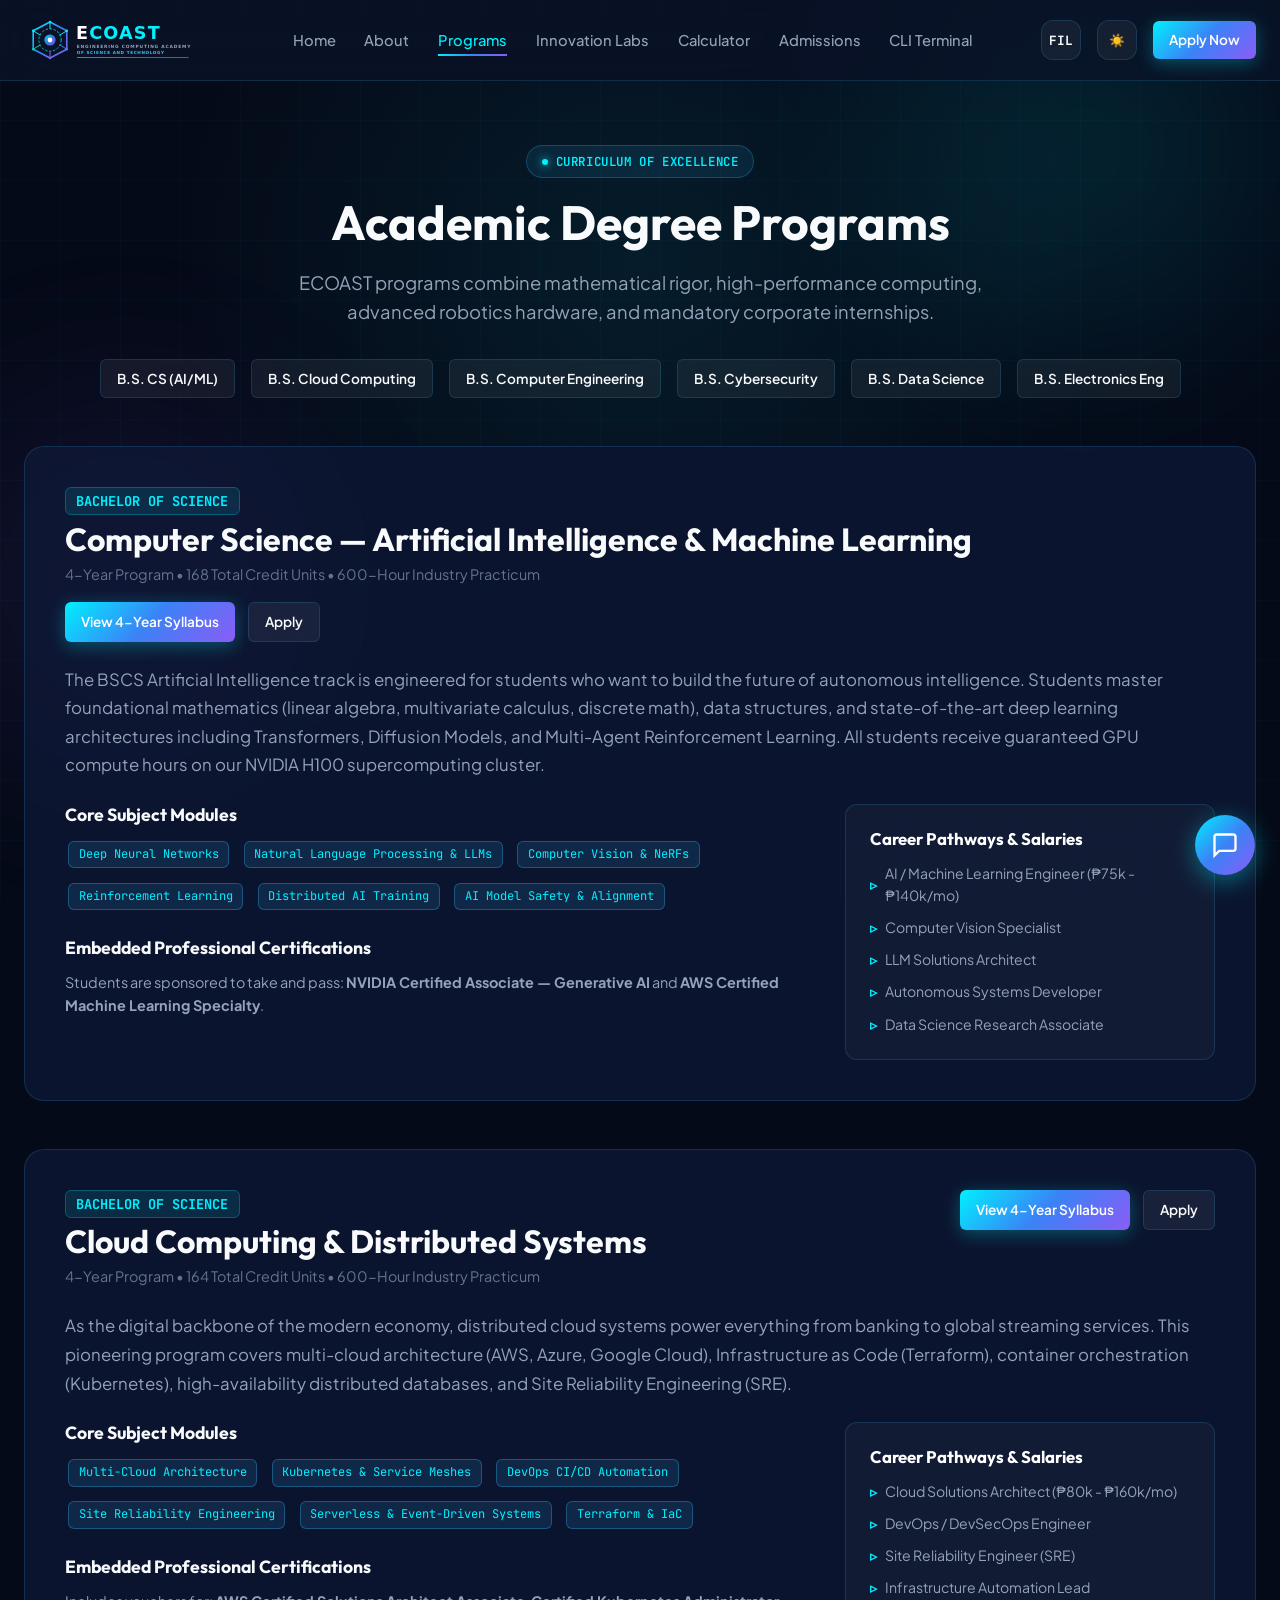
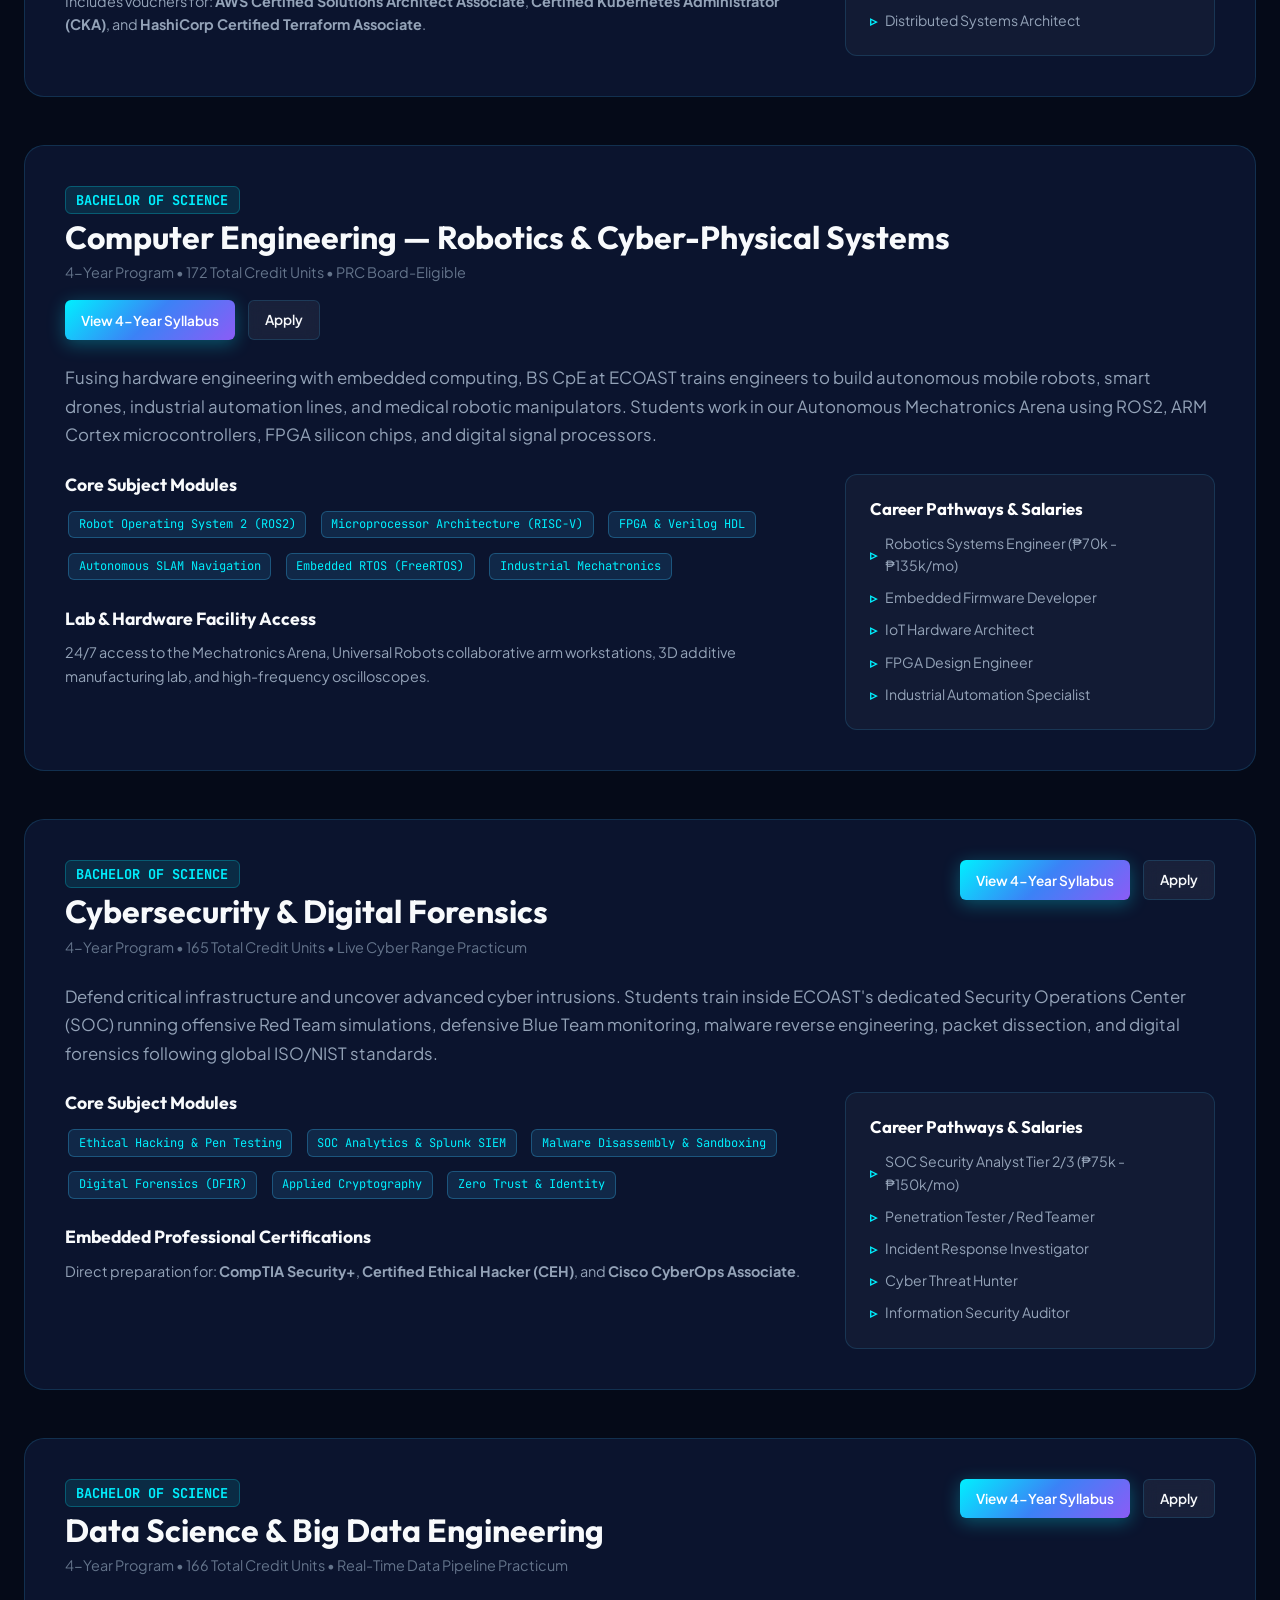
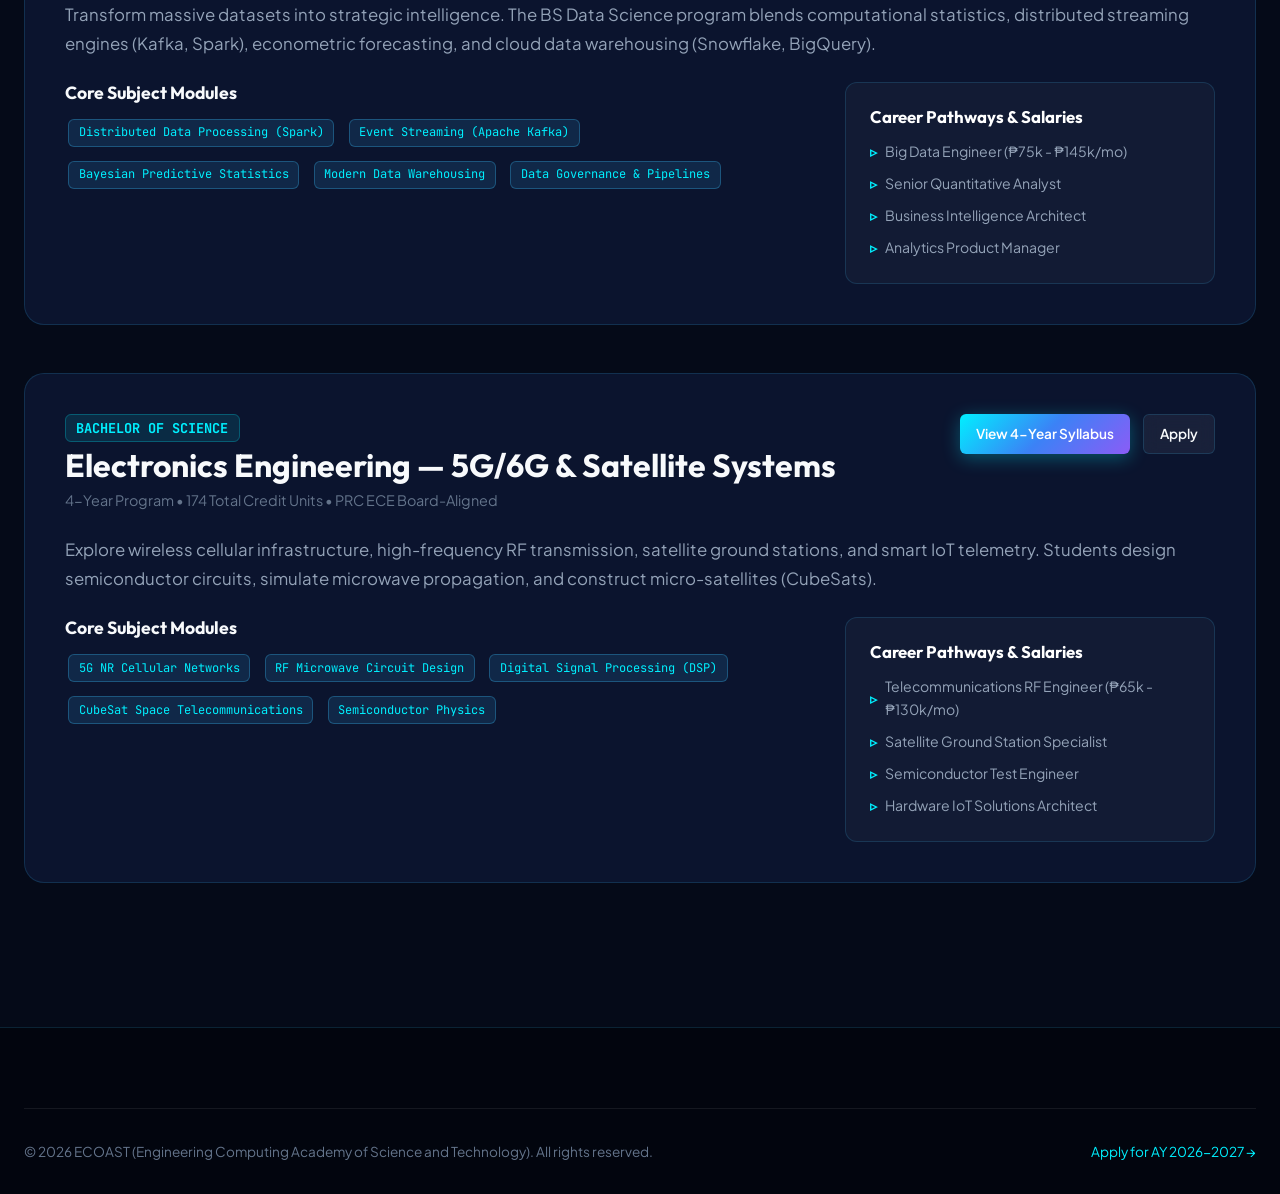
<file: programs.html>
<!DOCTYPE html>
<html lang="en" data-theme="dark">
<head>
  <meta charset="UTF-8">
  <meta name="viewport" content="width=device-width, initial-scale=1.0">
  <title>Academic Programs | ECOAST Engineering Computing Academy of Science and Technology</title>
  <meta name="description" content="Explore ABET-aligned undergraduate engineering and computing degrees at ECOAST. Artificial Intelligence, Cloud Systems, Robotics, Cybersecurity, Data Science, and 5G Communications.">
  <link rel="icon" type="image/svg+xml" href="images/logo.svg">
  <link rel="stylesheet" href="css/styles.css">
  <style>
    .program-hero {
      padding: 4rem 0 3rem 0;
      text-align: center;
      background: radial-gradient(circle at center, rgba(0, 240, 255, 0.08) 0%, transparent 70%);
    }
    .deep-program-card {
      background: var(--bg-card);
      border: 1px solid var(--border-color);
      border-radius: var(--radius-lg);
      padding: 2.5rem;
      margin-bottom: 3rem;
      transition: var(--transition);
    }
    .deep-program-card:hover {
      border-color: var(--accent-cyan);
      box-shadow: var(--shadow-glow);
    }
    .program-header-row {
      display: flex;
      justify-content: space-between;
      align-items: flex-start;
      margin-bottom: 1.5rem;
      flex-wrap: wrap;
      gap: 1rem;
    }
    .program-grid-details {
      display: grid;
      grid-template-columns: 2fr 1fr;
      gap: 2.5rem;
      margin-top: 1.5rem;
    }
    .outcomes-box {
      background: rgba(255, 255, 255, 0.03);
      border: 1px solid var(--border-color);
      border-radius: var(--radius-md);
      padding: 1.5rem;
    }
    .career-list {
      list-style: none;
      display: flex;
      flex-direction: column;
      gap: 0.6rem;
      margin-top: 0.8rem;
    }
    .career-list li {
      font-size: 0.88rem;
      color: var(--text-secondary);
      display: flex;
      align-items: center;
      gap: 0.5rem;
    }
    .career-list li::before {
      content: '▹';
      color: var(--accent-cyan);
      font-weight: bold;
    }
    .cert-pill {
      display: inline-block;
      font-size: 0.75rem;
      font-family: var(--font-mono);
      background: rgba(56, 189, 248, 0.12);
      border: 1px solid rgba(56, 189, 248, 0.3);
      color: var(--accent-cyan);
      padding: 0.2rem 0.6rem;
      border-radius: var(--radius-sm);
      margin: 0.2rem;
    }
    @media (max-width: 900px) {
      .program-grid-details {
        grid-template-columns: 1fr;
      }
    }
  </style>
</head>
<body>

  <!-- Background Ambient Glows -->
  <div class="ambient-glow-1"></div>
  <div class="ambient-glow-2"></div>

  <!-- Header -->
  <header class="site-header">
    <div class="container nav-container">
      <a href="index.html" class="brand-logo" aria-label="ECOAST Home">
        <img src="images/logo.svg" alt="ECOAST Logo" width="180" height="42">
      </a>
      <nav>
        <ul class="nav-menu" id="navMenu">
          <li><a href="index.html" class="nav-link" data-i18n="nav_home">Home</a></li>
          <li><a href="about.html" class="nav-link" data-i18n="nav_about">About</a></li>
          <li><a href="programs.html" class="nav-link active" data-i18n="nav_programs">Programs</a></li>
          <li><a href="campus.html" class="nav-link" data-i18n="nav_labs">Innovation Labs</a></li>
          <li><a href="index.html#calculator" class="nav-link" data-i18n="nav_calculator">Calculator</a></li>
          <li><a href="admissions.html" class="nav-link" data-i18n="nav_admissions">Admissions</a></li>
          <li><a href="index.html#terminal" class="nav-link" data-i18n="nav_terminal">CLI Terminal</a></li>
        </ul>
      </nav>
      <div class="nav-actions">
        <button class="lang-toggle-btn" id="langToggleBtn" title="Language">EN</button>
        <button class="theme-toggle-btn" id="themeToggleBtn" title="Theme">☀️</button>
        <a href="index.html#apply" class="btn btn-primary btn-sm" data-i18n="nav_apply">Apply Now</a>
        <button class="mobile-toggle" id="mobileToggle" aria-label="Menu">
          <span></span><span></span><span></span>
        </button>
      </div>
    </div>
  </header>

  <!-- Page Hero -->
  <section class="program-hero">
    <div class="container">
      <span class="section-tag">Curriculum of Excellence</span>
      <h1 style="font-size: 3rem; margin-bottom: 1rem;">Academic Degree Programs</h1>
      <p style="color: var(--text-secondary); max-width: 750px; margin: 0 auto 2rem auto; font-size: 1.15rem;">
        ECOAST programs combine mathematical rigor, high-performance computing, advanced robotics hardware, and mandatory corporate internships.
      </p>
      <div style="display: flex; justify-content: center; gap: 1rem; flex-wrap: wrap;">
        <a href="#cs" class="btn btn-secondary btn-sm">B.S. CS (AI/ML)</a>
        <a href="#cloud" class="btn btn-secondary btn-sm">B.S. Cloud Computing</a>
        <a href="#cpe" class="btn btn-secondary btn-sm">B.S. Computer Engineering</a>
        <a href="#cyber" class="btn btn-secondary btn-sm">B.S. Cybersecurity</a>
        <a href="#data" class="btn btn-secondary btn-sm">B.S. Data Science</a>
        <a href="#ece" class="btn btn-secondary btn-sm">B.S. Electronics Eng</a>
      </div>
    </div>
  </section>

  <!-- Programs Detailed List -->
  <main class="container" style="padding-bottom: 6rem;">

    <!-- 1. BS Computer Science (AI Track) -->
    <article class="deep-program-card" id="cs">
      <div class="program-header-row">
        <div>
          <span class="degree-tag" style="font-size: 0.85rem;">BACHELOR OF SCIENCE</span>
          <h2 style="font-size: 2rem; margin-top: 0.4rem;">Computer Science — Artificial Intelligence & Machine Learning</h2>
          <div style="font-size: 0.9rem; color: var(--text-muted); margin-top: 0.3rem;">
            4-Year Program • 168 Total Credit Units • 600-Hour Industry Practicum
          </div>
        </div>
        <div style="display: flex; gap: 0.8rem;">
          <button class="btn btn-primary btn-sm view-syllabus-btn" data-program="cs">View 4-Year Syllabus</button>
          <a href="index.html#apply" class="btn btn-secondary btn-sm">Apply</a>
        </div>
      </div>

      <p style="color: var(--text-secondary); font-size: 1.05rem; line-height: 1.7;">
        The BSCS Artificial Intelligence track is engineered for students who want to build the future of autonomous intelligence. Students master foundational mathematics (linear algebra, multivariate calculus, discrete math), data structures, and state-of-the-art deep learning architectures including Transformers, Diffusion Models, and Multi-Agent Reinforcement Learning. All students receive guaranteed GPU compute hours on our NVIDIA H100 supercomputing cluster.
      </p>

      <div class="program-grid-details">
        <div>
          <h4 style="font-size: 1.1rem; margin-bottom: 0.8rem;">Core Subject Modules</h4>
          <div style="display: flex; flex-wrap: wrap; gap: 0.5rem; margin-bottom: 1.5rem;">
            <span class="cert-pill">Deep Neural Networks</span>
            <span class="cert-pill">Natural Language Processing & LLMs</span>
            <span class="cert-pill">Computer Vision & NeRFs</span>
            <span class="cert-pill">Reinforcement Learning</span>
            <span class="cert-pill">Distributed AI Training</span>
            <span class="cert-pill">AI Model Safety & Alignment</span>
          </div>

          <h4 style="font-size: 1.1rem; margin-bottom: 0.8rem;">Embedded Professional Certifications</h4>
          <p style="font-size: 0.9rem; color: var(--text-secondary);">
            Students are sponsored to take and pass: <strong>NVIDIA Certified Associate — Generative AI</strong> and <strong>AWS Certified Machine Learning Specialty</strong>.
          </p>
        </div>

        <div class="outcomes-box">
          <h4 style="font-size: 1.05rem; color: #ffffff;">Career Pathways & Salaries</h4>
          <ul class="career-list">
            <li>AI / Machine Learning Engineer (₱75k - ₱140k/mo)</li>
            <li>Computer Vision Specialist</li>
            <li>LLM Solutions Architect</li>
            <li>Autonomous Systems Developer</li>
            <li>Data Science Research Associate</li>
          </ul>
        </div>
      </div>
    </article>

    <!-- 2. BS Cloud Computing -->
    <article class="deep-program-card" id="cloud">
      <div class="program-header-row">
        <div>
          <span class="degree-tag" style="font-size: 0.85rem;">BACHELOR OF SCIENCE</span>
          <h2 style="font-size: 2rem; margin-top: 0.4rem;">Cloud Computing & Distributed Systems</h2>
          <div style="font-size: 0.9rem; color: var(--text-muted); margin-top: 0.3rem;">
            4-Year Program • 164 Total Credit Units • 600-Hour Industry Practicum
          </div>
        </div>
        <div style="display: flex; gap: 0.8rem;">
          <button class="btn btn-primary btn-sm view-syllabus-btn" data-program="cloud">View 4-Year Syllabus</button>
          <a href="index.html#apply" class="btn btn-secondary btn-sm">Apply</a>
        </div>
      </div>

      <p style="color: var(--text-secondary); font-size: 1.05rem; line-height: 1.7;">
        As the digital backbone of the modern economy, distributed cloud systems power everything from banking to global streaming services. This pioneering program covers multi-cloud architecture (AWS, Azure, Google Cloud), Infrastructure as Code (Terraform), container orchestration (Kubernetes), high-availability distributed databases, and Site Reliability Engineering (SRE).
      </p>

      <div class="program-grid-details">
        <div>
          <h4 style="font-size: 1.1rem; margin-bottom: 0.8rem;">Core Subject Modules</h4>
          <div style="display: flex; flex-wrap: wrap; gap: 0.5rem; margin-bottom: 1.5rem;">
            <span class="cert-pill">Multi-Cloud Architecture</span>
            <span class="cert-pill">Kubernetes & Service Meshes</span>
            <span class="cert-pill">DevOps CI/CD Automation</span>
            <span class="cert-pill">Site Reliability Engineering</span>
            <span class="cert-pill">Serverless & Event-Driven Systems</span>
            <span class="cert-pill">Terraform & IaC</span>
          </div>

          <h4 style="font-size: 1.1rem; margin-bottom: 0.8rem;">Embedded Professional Certifications</h4>
          <p style="font-size: 0.9rem; color: var(--text-secondary);">
            Includes vouchers for: <strong>AWS Certified Solutions Architect Associate</strong>, <strong>Certified Kubernetes Administrator (CKA)</strong>, and <strong>HashiCorp Certified Terraform Associate</strong>.
          </p>
        </div>

        <div class="outcomes-box">
          <h4 style="font-size: 1.05rem; color: #ffffff;">Career Pathways & Salaries</h4>
          <ul class="career-list">
            <li>Cloud Solutions Architect (₱80k - ₱160k/mo)</li>
            <li>DevOps / DevSecOps Engineer</li>
            <li>Site Reliability Engineer (SRE)</li>
            <li>Infrastructure Automation Lead</li>
            <li>Distributed Systems Architect</li>
          </ul>
        </div>
      </div>
    </article>

    <!-- 3. BS Computer Engineering (Robotics) -->
    <article class="deep-program-card" id="cpe">
      <div class="program-header-row">
        <div>
          <span class="degree-tag" style="font-size: 0.85rem;">BACHELOR OF SCIENCE</span>
          <h2 style="font-size: 2rem; margin-top: 0.4rem;">Computer Engineering — Robotics & Cyber-Physical Systems</h2>
          <div style="font-size: 0.9rem; color: var(--text-muted); margin-top: 0.3rem;">
            4-Year Program • 172 Total Credit Units • PRC Board-Eligible
          </div>
        </div>
        <div style="display: flex; gap: 0.8rem;">
          <button class="btn btn-primary btn-sm view-syllabus-btn" data-program="cpe">View 4-Year Syllabus</button>
          <a href="index.html#apply" class="btn btn-secondary btn-sm">Apply</a>
        </div>
      </div>

      <p style="color: var(--text-secondary); font-size: 1.05rem; line-height: 1.7;">
        Fusing hardware engineering with embedded computing, BS CpE at ECOAST trains engineers to build autonomous mobile robots, smart drones, industrial automation lines, and medical robotic manipulators. Students work in our Autonomous Mechatronics Arena using ROS2, ARM Cortex microcontrollers, FPGA silicon chips, and digital signal processors.
      </p>

      <div class="program-grid-details">
        <div>
          <h4 style="font-size: 1.1rem; margin-bottom: 0.8rem;">Core Subject Modules</h4>
          <div style="display: flex; flex-wrap: wrap; gap: 0.5rem; margin-bottom: 1.5rem;">
            <span class="cert-pill">Robot Operating System 2 (ROS2)</span>
            <span class="cert-pill">Microprocessor Architecture (RISC-V)</span>
            <span class="cert-pill">FPGA & Verilog HDL</span>
            <span class="cert-pill">Autonomous SLAM Navigation</span>
            <span class="cert-pill">Embedded RTOS (FreeRTOS)</span>
            <span class="cert-pill">Industrial Mechatronics</span>
          </div>

          <h4 style="font-size: 1.1rem; margin-bottom: 0.8rem;">Lab & Hardware Facility Access</h4>
          <p style="font-size: 0.9rem; color: var(--text-secondary);">
            24/7 access to the Mechatronics Arena, Universal Robots collaborative arm workstations, 3D additive manufacturing lab, and high-frequency oscilloscopes.
          </p>
        </div>

        <div class="outcomes-box">
          <h4 style="font-size: 1.05rem; color: #ffffff;">Career Pathways & Salaries</h4>
          <ul class="career-list">
            <li>Robotics Systems Engineer (₱70k - ₱135k/mo)</li>
            <li>Embedded Firmware Developer</li>
            <li>IoT Hardware Architect</li>
            <li>FPGA Design Engineer</li>
            <li>Industrial Automation Specialist</li>
          </ul>
        </div>
      </div>
    </article>

    <!-- 4. BS Cybersecurity -->
    <article class="deep-program-card" id="cyber">
      <div class="program-header-row">
        <div>
          <span class="degree-tag" style="font-size: 0.85rem;">BACHELOR OF SCIENCE</span>
          <h2 style="font-size: 2rem; margin-top: 0.4rem;">Cybersecurity & Digital Forensics</h2>
          <div style="font-size: 0.9rem; color: var(--text-muted); margin-top: 0.3rem;">
            4-Year Program • 165 Total Credit Units • Live Cyber Range Practicum
          </div>
        </div>
        <div style="display: flex; gap: 0.8rem;">
          <button class="btn btn-primary btn-sm view-syllabus-btn" data-program="cyber">View 4-Year Syllabus</button>
          <a href="index.html#apply" class="btn btn-secondary btn-sm">Apply</a>
        </div>
      </div>

      <p style="color: var(--text-secondary); font-size: 1.05rem; line-height: 1.7;">
        Defend critical infrastructure and uncover advanced cyber intrusions. Students train inside ECOAST's dedicated Security Operations Center (SOC) running offensive Red Team simulations, defensive Blue Team monitoring, malware reverse engineering, packet dissection, and digital forensics following global ISO/NIST standards.
      </p>

      <div class="program-grid-details">
        <div>
          <h4 style="font-size: 1.1rem; margin-bottom: 0.8rem;">Core Subject Modules</h4>
          <div style="display: flex; flex-wrap: wrap; gap: 0.5rem; margin-bottom: 1.5rem;">
            <span class="cert-pill">Ethical Hacking & Pen Testing</span>
            <span class="cert-pill">SOC Analytics & Splunk SIEM</span>
            <span class="cert-pill">Malware Disassembly & Sandboxing</span>
            <span class="cert-pill">Digital Forensics (DFIR)</span>
            <span class="cert-pill">Applied Cryptography</span>
            <span class="cert-pill">Zero Trust & Identity</span>
          </div>

          <h4 style="font-size: 1.1rem; margin-bottom: 0.8rem;">Embedded Professional Certifications</h4>
          <p style="font-size: 0.9rem; color: var(--text-secondary);">
            Direct preparation for: <strong>CompTIA Security+</strong>, <strong>Certified Ethical Hacker (CEH)</strong>, and <strong>Cisco CyberOps Associate</strong>.
          </p>
        </div>

        <div class="outcomes-box">
          <h4 style="font-size: 1.05rem; color: #ffffff;">Career Pathways & Salaries</h4>
          <ul class="career-list">
            <li>SOC Security Analyst Tier 2/3 (₱75k - ₱150k/mo)</li>
            <li>Penetration Tester / Red Teamer</li>
            <li>Incident Response Investigator</li>
            <li>Cyber Threat Hunter</li>
            <li>Information Security Auditor</li>
          </ul>
        </div>
      </div>
    </article>

    <!-- 5. BS Data Science -->
    <article class="deep-program-card" id="data">
      <div class="program-header-row">
        <div>
          <span class="degree-tag" style="font-size: 0.85rem;">BACHELOR OF SCIENCE</span>
          <h2 style="font-size: 2rem; margin-top: 0.4rem;">Data Science & Big Data Engineering</h2>
          <div style="font-size: 0.9rem; color: var(--text-muted); margin-top: 0.3rem;">
            4-Year Program • 166 Total Credit Units • Real-Time Data Pipeline Practicum
          </div>
        </div>
        <div style="display: flex; gap: 0.8rem;">
          <button class="btn btn-primary btn-sm view-syllabus-btn" data-program="data">View 4-Year Syllabus</button>
          <a href="index.html#apply" class="btn btn-secondary btn-sm">Apply</a>
        </div>
      </div>

      <p style="color: var(--text-secondary); font-size: 1.05rem; line-height: 1.7;">
        Transform massive datasets into strategic intelligence. The BS Data Science program blends computational statistics, distributed streaming engines (Kafka, Spark), econometric forecasting, and cloud data warehousing (Snowflake, BigQuery).
      </p>

      <div class="program-grid-details">
        <div>
          <h4 style="font-size: 1.1rem; margin-bottom: 0.8rem;">Core Subject Modules</h4>
          <div style="display: flex; flex-wrap: wrap; gap: 0.5rem; margin-bottom: 1.5rem;">
            <span class="cert-pill">Distributed Data Processing (Spark)</span>
            <span class="cert-pill">Event Streaming (Apache Kafka)</span>
            <span class="cert-pill">Bayesian Predictive Statistics</span>
            <span class="cert-pill">Modern Data Warehousing</span>
            <span class="cert-pill">Data Governance & Pipelines</span>
          </div>
        </div>

        <div class="outcomes-box">
          <h4 style="font-size: 1.05rem; color: #ffffff;">Career Pathways & Salaries</h4>
          <ul class="career-list">
            <li>Big Data Engineer (₱75k - ₱145k/mo)</li>
            <li>Senior Quantitative Analyst</li>
            <li>Business Intelligence Architect</li>
            <li>Analytics Product Manager</li>
          </ul>
        </div>
      </div>
    </article>

    <!-- 6. BS Electronics Engineering -->
    <article class="deep-program-card" id="ece">
      <div class="program-header-row">
        <div>
          <span class="degree-tag" style="font-size: 0.85rem;">BACHELOR OF SCIENCE</span>
          <h2 style="font-size: 2rem; margin-top: 0.4rem;">Electronics Engineering — 5G/6G & Satellite Systems</h2>
          <div style="font-size: 0.9rem; color: var(--text-muted); margin-top: 0.3rem;">
            4-Year Program • 174 Total Credit Units • PRC ECE Board-Aligned
          </div>
        </div>
        <div style="display: flex; gap: 0.8rem;">
          <button class="btn btn-primary btn-sm view-syllabus-btn" data-program="ece">View 4-Year Syllabus</button>
          <a href="index.html#apply" class="btn btn-secondary btn-sm">Apply</a>
        </div>
      </div>

      <p style="color: var(--text-secondary); font-size: 1.05rem; line-height: 1.7;">
        Explore wireless cellular infrastructure, high-frequency RF transmission, satellite ground stations, and smart IoT telemetry. Students design semiconductor circuits, simulate microwave propagation, and construct micro-satellites (CubeSats).
      </p>

      <div class="program-grid-details">
        <div>
          <h4 style="font-size: 1.1rem; margin-bottom: 0.8rem;">Core Subject Modules</h4>
          <div style="display: flex; flex-wrap: wrap; gap: 0.5rem; margin-bottom: 1.5rem;">
            <span class="cert-pill">5G NR Cellular Networks</span>
            <span class="cert-pill">RF Microwave Circuit Design</span>
            <span class="cert-pill">Digital Signal Processing (DSP)</span>
            <span class="cert-pill">CubeSat Space Telecommunications</span>
            <span class="cert-pill">Semiconductor Physics</span>
          </div>
        </div>

        <div class="outcomes-box">
          <h4 style="font-size: 1.05rem; color: #ffffff;">Career Pathways & Salaries</h4>
          <ul class="career-list">
            <li>Telecommunications RF Engineer (₱65k - ₱130k/mo)</li>
            <li>Satellite Ground Station Specialist</li>
            <li>Semiconductor Test Engineer</li>
            <li>Hardware IoT Solutions Architect</li>
          </ul>
        </div>
      </div>
    </article>

  </main>

  <!-- Interactive Curriculum Syllabus Modal (Reused) -->
  <div class="modal-overlay" id="curriculumModal">
    <div class="modal-container">
      <div class="modal-header">
        <div>
          <h3 id="modalDegreeTitle" style="font-size: 1.35rem; color: #ffffff;">Degree Curriculum</h3>
          <p id="modalDuration" style="font-size: 0.85rem; color: var(--accent-cyan);">4 Years • 8 Semesters</p>
        </div>
        <button class="modal-close-btn" id="modalCloseBtn" aria-label="Close modal">&times;</button>
      </div>
      <div class="modal-body">
        <p id="modalDesc" style="color: var(--text-secondary); margin-bottom: 1.5rem; font-size: 0.95rem;">Program outline.</p>
        <div class="modal-year-tabs">
          <button class="year-tab-btn active" data-year="1">1st Year</button>
          <button class="year-tab-btn" data-year="2">2nd Year</button>
          <button class="year-tab-btn" data-year="3">3rd Year</button>
          <button class="year-tab-btn" data-year="4">4th Year (Capstones & Co-Op)</button>
        </div>
        <div class="courses-list" id="modalCoursesList">
          <!-- Dynamically populated by JS -->
        </div>
      </div>
    </div>
  </div>

  <!-- Chatbot Widget -->
  <button class="chat-widget-btn" id="chatWidgetBtn" aria-label="Open ECOAST Assistant">
    <svg width="28" height="28" viewBox="0 0 24 24" fill="none" stroke="currentColor" stroke-width="2"><path d="M21 15a2 2 0 0 1-2 2H7l-4 4V5a2 2 0 0 1 2-2h14a2 2 0 0 1 2 2z"/></svg>
  </button>
  <div class="chat-widget-popup" id="chatWidgetPopup">
    <div class="chat-header">
      <div class="chat-header-info">
        <div class="chat-avatar">AI</div>
        <div>
          <h4 style="font-size: 0.95rem; color: #ffffff;">Echo Virtual Assistant</h4>
          <span style="font-size: 0.72rem; color: var(--accent-emerald);">● Online • ECOAST Bot</span>
        </div>
      </div>
      <button id="closeChatBtn" style="background: transparent; border: none; color: var(--text-secondary); cursor: pointer; font-size: 1.2rem;">&times;</button>
    </div>
    <div class="chat-body" id="chatBody">
      <div class="chat-message bot">
        Need advice on which engineering or computing track matches your interests? Ask me anything!
      </div>
    </div>
    <div class="chat-chips">
      <button class="chat-chip" data-query="Which program is best for AI?">Best for AI?</button>
      <button class="chat-chip" data-query="Tell me about BS Cloud Computing">Cloud Track</button>
      <button class="chat-chip" data-query="Tuition & Scholarships">Scholarships</button>
    </div>
    <div class="chat-footer">
      <input type="text" id="chatInput" class="chat-input" placeholder="Type question...">
      <button id="sendChatBtn" class="chat-send-btn" aria-label="Send">
        <svg width="18" height="18" viewBox="0 0 24 24" fill="none" stroke="currentColor" stroke-width="2"><line x1="22" y1="2" x2="11" y2="13"/><polygon points="22 2 15 22 11 13 2 9 22 2"/></svg>
      </button>
    </div>
  </div>

  <!-- Footer -->
  <footer class="site-footer">
    <div class="container">
      <div class="footer-bottom">
        <div>&copy; 2026 ECOAST (Engineering Computing Academy of Science and Technology). All rights reserved.</div>
        <div><a href="index.html#apply" style="color: var(--accent-cyan);">Apply for AY 2026-2027 &rarr;</a></div>
      </div>
    </div>
  </footer>

  <script src="js/main.js"></script>
</body>
</html>
</file>
<file: css/styles.css>
/* ===================================================================
   ECOAST - Engineering Computing Academy of Science and Technology
   Official Master Stylesheet (Modern, High-Tech, Responsive & Accessible)
   =================================================================== */

@import url('https://fonts.googleapis.com/css2?family=JetBrains+Mono:wght@400;500;700&family=Outfit:wght@400;500;600;700;800;900&family=Plus+Jakarta+Sans:wght@300;400;500;600;700;800&display=swap');

:root {
  /* Color Palette - Dark Tech (Default) */
  --bg-primary: #050a18;
  --bg-secondary: #0a1329;
  --bg-tertiary: #0f1c3d;
  --bg-card: rgba(14, 26, 56, 0.72);
  --bg-card-hover: rgba(22, 38, 80, 0.85);
  --bg-glass: rgba(10, 19, 41, 0.8);
  --border-color: rgba(56, 189, 248, 0.16);
  --border-glow: rgba(0, 240, 255, 0.4);
  
  --text-primary: #f8fafc;
  --text-secondary: #94a3b8;
  --text-muted: #64748b;
  --text-highlight: #38bdf8;
  
  /* Brand Accents */
  --accent-cyan: #00f0ff;
  --accent-blue: #2563eb;
  --accent-indigo: #4f46e5;
  --accent-purple: #8b5cf6;
  --accent-emerald: #10b981;
  --accent-amber: #f59e0b;
  --accent-rose: #f43f5e;
  
  /* Gradients */
  --grad-primary: linear-gradient(135deg, #00f0ff 0%, #3b82f6 50%, #8b5cf6 100%);
  --grad-secondary: linear-gradient(135deg, #10b981 0%, #00f0ff 100%);
  --grad-sunset: linear-gradient(135deg, #f59e0b 0%, #ef4444 100%);
  --grad-dark-card: linear-gradient(145deg, rgba(20, 32, 64, 0.6) 0%, rgba(10, 19, 41, 0.8) 100%);
  
  /* Shadows */
  --shadow-sm: 0 2px 8px rgba(0, 0, 0, 0.25);
  --shadow-md: 0 8px 24px rgba(0, 0, 0, 0.35);
  --shadow-lg: 0 16px 40px rgba(0, 0, 0, 0.45);
  --shadow-glow: 0 0 25px rgba(0, 240, 255, 0.22);
  --shadow-glow-purple: 0 0 25px rgba(139, 92, 246, 0.25);
  
  /* Fonts */
  --font-heading: 'Outfit', -apple-system, BlinkMacSystemFont, 'Segoe UI', Roboto, sans-serif;
  --font-body: 'Plus Jakarta Sans', -apple-system, BlinkMacSystemFont, 'Segoe UI', Roboto, sans-serif;
  --font-mono: 'JetBrains Mono', monospace;
  
  /* Radii & Transitions */
  --radius-sm: 6px;
  --radius-md: 12px;
  --radius-lg: 20px;
  --radius-full: 9999px;
  --transition: all 0.25s cubic-bezier(0.16, 1, 0.3, 1);
}

/* Light Theme Variables */
[data-theme="light"] {
  --bg-primary: #f8fafc;
  --bg-secondary: #ffffff;
  --bg-tertiary: #eef2f6;
  --bg-card: rgba(255, 255, 255, 0.85);
  --bg-card-hover: rgba(241, 245, 249, 0.95);
  --bg-glass: rgba(255, 255, 255, 0.88);
  --border-color: rgba(203, 213, 225, 0.7);
  --border-glow: rgba(37, 99, 235, 0.3);
  
  --text-primary: #0f172a;
  --text-secondary: #475569;
  --text-muted: #64748b;
  --text-highlight: #0284c7;
  
  --shadow-sm: 0 2px 6px rgba(0, 0, 0, 0.05);
  --shadow-md: 0 8px 20px rgba(0, 0, 0, 0.08);
  --shadow-lg: 0 16px 36px rgba(0, 0, 0, 0.1);
  --shadow-glow: 0 0 20px rgba(14, 165, 233, 0.15);
  --grad-dark-card: linear-gradient(145deg, rgba(255, 255, 255, 0.9) 0%, rgba(241, 245, 249, 0.8) 100%);
}

/* Base Reset */
*, *::before, *::after {
  box-sizing: border-box;
  margin: 0;
  padding: 0;
}

html {
  scroll-behavior: smooth;
  font-size: 16px;
}

body {
  background-color: var(--bg-primary);
  color: var(--text-primary);
  font-family: var(--font-body);
  line-height: 1.6;
  overflow-x: hidden;
  position: relative;
  transition: background-color 0.3s ease, color 0.3s ease;
  min-height: 100vh;
}

/* Background Cyber Grid effect */
body::before {
  content: '';
  position: fixed;
  top: 0;
  left: 0;
  width: 100vw;
  height: 100vh;
  background-image: 
    linear-gradient(to right, rgba(56, 189, 248, 0.03) 1px, transparent 1px),
    linear-gradient(to bottom, rgba(56, 189, 248, 0.03) 1px, transparent 1px);
  background-size: 60px 60px;
  pointer-events: none;
  z-index: 0;
}

/* Background Ambient Glows */
.ambient-glow-1 {
  position: fixed;
  top: -150px;
  right: -100px;
  width: 600px;
  height: 600px;
  background: radial-gradient(circle, rgba(0, 240, 255, 0.12) 0%, rgba(0, 0, 0, 0) 70%);
  pointer-events: none;
  z-index: 0;
  border-radius: 50%;
  filter: blur(50px);
}

.ambient-glow-2 {
  position: fixed;
  bottom: 5%;
  left: -150px;
  width: 550px;
  height: 550px;
  background: radial-gradient(circle, rgba(139, 92, 246, 0.12) 0%, rgba(0, 0, 0, 0) 70%);
  pointer-events: none;
  z-index: 0;
  border-radius: 50%;
  filter: blur(60px);
}

/* Global Container */
.container {
  width: 100%;
  max-width: 1280px;
  margin-left: auto;
  margin-right: auto;
  padding-left: 1.5rem;
  padding-right: 1.5rem;
  position: relative;
  z-index: 1;
}

/* Typography Helpers */
h1, h2, h3, h4, h5, h6 {
  font-family: var(--font-heading);
  font-weight: 700;
  line-height: 1.2;
  color: var(--text-primary);
}

a {
  color: inherit;
  text-decoration: none;
  transition: var(--transition);
}

img {
  max-width: 100%;
  height: auto;
  display: block;
}

.gradient-text {
  background: var(--grad-primary);
  -webkit-background-clip: text;
  -webkit-text-fill-color: transparent;
  display: inline-block;
}

.gradient-text-emerald {
  background: var(--grad-secondary);
  -webkit-background-clip: text;
  -webkit-text-fill-color: transparent;
  display: inline-block;
}

.section-tag {
  display: inline-flex;
  align-items: center;
  gap: 0.5rem;
  padding: 0.35rem 0.9rem;
  background: rgba(56, 189, 248, 0.1);
  border: 1px solid rgba(56, 189, 248, 0.25);
  border-radius: var(--radius-full);
  font-family: var(--font-mono);
  font-size: 0.78rem;
  font-weight: 600;
  letter-spacing: 0.05em;
  text-transform: uppercase;
  color: var(--accent-cyan);
  margin-bottom: 1rem;
}

.section-tag::before {
  content: '';
  width: 6px;
  height: 6px;
  border-radius: 50%;
  background-color: var(--accent-cyan);
  box-shadow: 0 0 8px var(--accent-cyan);
}

.section-header {
  text-align: center;
  max-width: 780px;
  margin: 0 auto 3.5rem auto;
}

.section-header h2 {
  font-size: 2.5rem;
  margin-bottom: 1rem;
  letter-spacing: -0.02em;
}

.section-header p {
  color: var(--text-secondary);
  font-size: 1.1rem;
}

/* ===================================================================
   Buttons
   =================================================================== */
.btn {
  display: inline-flex;
  align-items: center;
  justify-content: center;
  gap: 0.6rem;
  padding: 0.8rem 1.6rem;
  font-family: var(--font-body);
  font-size: 0.95rem;
  font-weight: 600;
  border-radius: var(--radius-md);
  border: none;
  cursor: pointer;
  transition: var(--transition);
  text-decoration: none;
  position: relative;
  overflow: hidden;
  white-space: nowrap;
}

.btn-primary {
  background: var(--grad-primary);
  color: #ffffff;
  box-shadow: 0 4px 18px rgba(0, 240, 255, 0.3);
}

.btn-primary:hover {
  transform: translateY(-2px);
  box-shadow: 0 6px 24px rgba(0, 240, 255, 0.45);
}

.btn-secondary {
  background: rgba(255, 255, 255, 0.06);
  color: var(--text-primary);
  border: 1px solid var(--border-color);
  backdrop-filter: blur(8px);
}

.btn-secondary:hover {
  background: rgba(255, 255, 255, 0.12);
  border-color: var(--accent-cyan);
  transform: translateY(-2px);
}

.btn-outline {
  background: transparent;
  color: var(--accent-cyan);
  border: 1px solid var(--accent-cyan);
}

.btn-outline:hover {
  background: rgba(0, 240, 255, 0.1);
  box-shadow: 0 0 15px rgba(0, 240, 255, 0.25);
}

.btn-sm {
  padding: 0.5rem 1rem;
  font-size: 0.85rem;
  border-radius: var(--radius-sm);
}

.btn-lg {
  padding: 1rem 2.2rem;
  font-size: 1.05rem;
}

/* ===================================================================
   Header & Navigation
   =================================================================== */
.site-header {
  position: sticky;
  top: 0;
  left: 0;
  width: 100%;
  z-index: 1000;
  background: var(--bg-glass);
  backdrop-filter: blur(20px);
  -webkit-backdrop-filter: blur(20px);
  border-bottom: 1px solid var(--border-color);
  transition: var(--transition);
}

.site-header.scrolled {
  background: rgba(5, 10, 24, 0.95);
  box-shadow: var(--shadow-md);
}

[data-theme="light"] .site-header.scrolled {
  background: rgba(255, 255, 255, 0.95);
}

.nav-container {
  display: flex;
  align-items: center;
  justify-content: space-between;
  height: 80px;
}

.brand-logo {
  display: flex;
  align-items: center;
  gap: 0.8rem;
}

.brand-logo img {
  height: 48px;
  width: auto;
}

.nav-menu {
  display: flex;
  align-items: center;
  list-style: none;
  gap: 1.8rem;
}

.nav-link {
  font-size: 0.92rem;
  font-weight: 500;
  color: var(--text-secondary);
  position: relative;
  padding: 0.4rem 0;
}

.nav-link:hover,
.nav-link.active {
  color: var(--accent-cyan);
}

.nav-link::after {
  content: '';
  position: absolute;
  bottom: 0;
  left: 0;
  width: 0;
  height: 2px;
  background: var(--grad-primary);
  transition: width 0.3s ease;
}

.nav-link:hover::after,
.nav-link.active::after {
  width: 100%;
}

.nav-actions {
  display: flex;
  align-items: center;
  gap: 1rem;
}

/* Theme & Language Toggles */
.lang-toggle-btn,
.theme-toggle-btn {
  display: inline-flex;
  align-items: center;
  justify-content: center;
  width: 40px;
  height: 40px;
  border-radius: var(--radius-md);
  border: 1px solid var(--border-color);
  background: rgba(255, 255, 255, 0.05);
  color: var(--text-primary);
  font-family: var(--font-mono);
  font-size: 0.8rem;
  font-weight: 700;
  cursor: pointer;
  transition: var(--transition);
}

.lang-toggle-btn:hover,
.theme-toggle-btn:hover {
  border-color: var(--accent-cyan);
  background: rgba(0, 240, 255, 0.1);
  color: var(--accent-cyan);
}

.mobile-toggle {
  display: none;
  flex-direction: column;
  justify-content: space-between;
  width: 28px;
  height: 20px;
  background: transparent;
  border: none;
  cursor: pointer;
  z-index: 1100;
}

.mobile-toggle span {
  display: block;
  height: 2.5px;
  width: 100%;
  background-color: var(--text-primary);
  border-radius: 2px;
  transition: var(--transition);
}

.mobile-toggle.active span:nth-child(1) {
  transform: translateY(8.5px) rotate(45deg);
}
.mobile-toggle.active span:nth-child(2) {
  opacity: 0;
}
.mobile-toggle.active span:nth-child(3) {
  transform: translateY(-8.5px) rotate(-45deg);
}

/* ===================================================================
   Hero Section
   =================================================================== */
.hero-section {
  position: relative;
  padding: 5rem 0 6rem 0;
  overflow: hidden;
}

.hero-grid {
  display: grid;
  grid-template-columns: 1.15fr 0.85fr;
  gap: 3.5rem;
  align-items: center;
}

.hero-content {
  position: relative;
  z-index: 2;
}

.hero-badge-live {
  display: inline-flex;
  align-items: center;
  gap: 0.6rem;
  padding: 0.4rem 1rem;
  border-radius: var(--radius-full);
  background: rgba(16, 185, 129, 0.12);
  border: 1px solid rgba(16, 185, 129, 0.3);
  color: var(--accent-emerald);
  font-size: 0.82rem;
  font-weight: 600;
  margin-bottom: 1.5rem;
}

.hero-badge-live .pulse-dot {
  width: 8px;
  height: 8px;
  background-color: var(--accent-emerald);
  border-radius: 50%;
  box-shadow: 0 0 10px var(--accent-emerald);
  animation: pulse 2s infinite;
}

@keyframes pulse {
  0% { transform: scale(0.95); opacity: 0.8; }
  50% { transform: scale(1.3); opacity: 1; }
  100% { transform: scale(0.95); opacity: 0.8; }
}

.hero-title {
  font-size: 3.5rem;
  font-weight: 800;
  line-height: 1.1;
  letter-spacing: -0.03em;
  margin-bottom: 1.5rem;
}

.hero-description {
  font-size: 1.2rem;
  line-height: 1.7;
  color: var(--text-secondary);
  margin-bottom: 2rem;
  max-width: 620px;
}

.hero-cta-group {
  display: flex;
  flex-wrap: wrap;
  gap: 1rem;
  margin-bottom: 2.5rem;
}

.hero-highlights {
  display: flex;
  flex-wrap: wrap;
  gap: 1.8rem;
  padding-top: 1.5rem;
  border-top: 1px solid var(--border-color);
}

.highlight-item {
  display: flex;
  align-items: center;
  gap: 0.6rem;
  color: var(--text-secondary);
  font-size: 0.9rem;
}

.highlight-item svg {
  color: var(--accent-cyan);
  flex-shrink: 0;
}

/* Hero Visual / Card Showcase */
.hero-visual {
  position: relative;
  z-index: 2;
}

.hero-media-wrapper {
  position: relative;
  border-radius: var(--radius-lg);
  overflow: hidden;
  box-shadow: var(--shadow-lg), var(--shadow-glow);
  border: 1px solid var(--border-color);
  background: var(--bg-card);
}

.hero-media-wrapper img {
  width: 100%;
  height: 480px;
  object-fit: cover;
  transition: transform 0.5s ease;
}

.hero-media-wrapper:hover img {
  transform: scale(1.03);
}

.hero-floating-card {
  position: absolute;
  bottom: 20px;
  left: 20px;
  right: 20px;
  padding: 1.25rem 1.5rem;
  border-radius: var(--radius-md);
  background: rgba(10, 19, 41, 0.88);
  backdrop-filter: blur(16px);
  border: 1px solid rgba(0, 240, 255, 0.3);
  display: flex;
  align-items: center;
  justify-content: space-between;
  box-shadow: var(--shadow-md);
}

.floating-info h4 {
  font-size: 1.05rem;
  font-weight: 700;
  color: #ffffff;
}

.floating-info p {
  font-size: 0.82rem;
  color: var(--text-secondary);
}

.floating-badge {
  background: var(--grad-secondary);
  color: #050a18;
  padding: 0.35rem 0.75rem;
  border-radius: var(--radius-full);
  font-size: 0.75rem;
  font-weight: 700;
  text-transform: uppercase;
}

/* ===================================================================
   Stats Bar Section
   =================================================================== */
.stats-section {
  padding: 3rem 0;
  border-top: 1px solid var(--border-color);
  border-bottom: 1px solid var(--border-color);
  background: var(--bg-secondary);
  position: relative;
  z-index: 1;
}

.stats-grid {
  display: grid;
  grid-template-columns: repeat(4, 1fr);
  gap: 2rem;
  text-align: center;
}

.stat-card {
  padding: 1rem;
}

.stat-number {
  font-family: var(--font-heading);
  font-size: 2.8rem;
  font-weight: 800;
  letter-spacing: -0.02em;
  background: var(--grad-primary);
  -webkit-background-clip: text;
  -webkit-text-fill-color: transparent;
  margin-bottom: 0.4rem;
}

.stat-label {
  font-size: 0.92rem;
  color: var(--text-secondary);
  font-weight: 500;
}

/* ===================================================================
   Partners & Accreditations Marquee
   =================================================================== */
.partners-section {
  padding: 2.5rem 0;
  overflow: hidden;
  position: relative;
}

.marquee-label {
  text-align: center;
  font-size: 0.82rem;
  text-transform: uppercase;
  letter-spacing: 0.15em;
  color: var(--text-muted);
  margin-bottom: 1.5rem;
}

.marquee-track {
  display: flex;
  gap: 3rem;
  width: max-content;
  animation: marquee 28s linear infinite;
}

.marquee-track:hover {
  animation-play-state: paused;
}

@keyframes marquee {
  0% { transform: translateX(0); }
  100% { transform: translateX(-50%); }
}

.partner-pill {
  display: flex;
  align-items: center;
  gap: 0.75rem;
  padding: 0.6rem 1.4rem;
  background: var(--bg-card);
  border: 1px solid var(--border-color);
  border-radius: var(--radius-full);
  font-family: var(--font-heading);
  font-weight: 600;
  font-size: 0.9rem;
  color: var(--text-secondary);
  white-space: nowrap;
  transition: var(--transition);
}

.partner-pill:hover {
  border-color: var(--accent-cyan);
  color: var(--text-primary);
  transform: translateY(-2px);
  box-shadow: var(--shadow-sm);
}

/* ===================================================================
   Pillars / Why ECOAST Section
   =================================================================== */
.pillars-section {
  padding: 6rem 0;
}

.pillars-grid {
  display: grid;
  grid-template-columns: repeat(3, 1fr);
  gap: 2rem;
}

.pillar-card {
  background: var(--grad-dark-card);
  border: 1px solid var(--border-color);
  border-radius: var(--radius-lg);
  padding: 2.2rem;
  position: relative;
  transition: var(--transition);
  overflow: hidden;
}

.pillar-card::before {
  content: '';
  position: absolute;
  top: 0;
  left: 0;
  width: 100%;
  height: 3px;
  background: var(--grad-primary);
  opacity: 0;
  transition: opacity 0.3s ease;
}

.pillar-card:hover {
  transform: translateY(-6px);
  border-color: var(--border-glow);
  box-shadow: var(--shadow-glow);
}

.pillar-card:hover::before {
  opacity: 1;
}

.pillar-icon {
  width: 54px;
  height: 54px;
  border-radius: var(--radius-md);
  background: rgba(0, 240, 255, 0.1);
  border: 1px solid rgba(0, 240, 255, 0.3);
  display: flex;
  align-items: center;
  justify-content: center;
  color: var(--accent-cyan);
  margin-bottom: 1.4rem;
}

.pillar-card h3 {
  font-size: 1.35rem;
  margin-bottom: 0.8rem;
}

.pillar-card p {
  color: var(--text-secondary);
  font-size: 0.95rem;
  line-height: 1.6;
}

/* ===================================================================
   Academic Programs Section (Filterable & Modal Trigger)
   =================================================================== */
.programs-section {
  padding: 6rem 0;
  background: var(--bg-secondary);
  position: relative;
}

.filter-tabs {
  display: flex;
  justify-content: center;
  flex-wrap: wrap;
  gap: 0.6rem;
  margin-bottom: 3rem;
}

.filter-btn {
  padding: 0.55rem 1.25rem;
  background: rgba(255, 255, 255, 0.05);
  border: 1px solid var(--border-color);
  border-radius: var(--radius-full);
  color: var(--text-secondary);
  font-family: var(--font-body);
  font-size: 0.88rem;
  font-weight: 600;
  cursor: pointer;
  transition: var(--transition);
}

.filter-btn:hover,
.filter-btn.active {
  background: var(--grad-primary);
  color: #ffffff;
  border-color: transparent;
  box-shadow: 0 4px 15px rgba(0, 240, 255, 0.25);
}

.programs-grid {
  display: grid;
  grid-template-columns: repeat(3, 1fr);
  gap: 2rem;
}

.program-card {
  background: var(--bg-card);
  border: 1px solid var(--border-color);
  border-radius: var(--radius-lg);
  padding: 2rem;
  display: flex;
  flex-direction: column;
  justify-content: space-between;
  transition: var(--transition);
  position: relative;
  overflow: hidden;
}

.program-card:hover {
  transform: translateY(-5px);
  border-color: var(--accent-cyan);
  box-shadow: var(--shadow-glow);
}

.program-meta {
  display: flex;
  justify-content: space-between;
  align-items: center;
  margin-bottom: 1.2rem;
}

.degree-tag {
  font-family: var(--font-mono);
  font-size: 0.75rem;
  font-weight: 700;
  color: var(--accent-cyan);
  background: rgba(0, 240, 255, 0.1);
  padding: 0.25rem 0.65rem;
  border-radius: var(--radius-sm);
  border: 1px solid rgba(0, 240, 255, 0.25);
}

.duration-tag {
  font-size: 0.8rem;
  color: var(--text-muted);
}

.program-card h3 {
  font-size: 1.35rem;
  margin-bottom: 0.8rem;
  line-height: 1.3;
}

.program-card p {
  color: var(--text-secondary);
  font-size: 0.92rem;
  margin-bottom: 1.4rem;
  flex-grow: 1;
}

.program-skills {
  display: flex;
  flex-wrap: wrap;
  gap: 0.4rem;
  margin-bottom: 1.5rem;
}

.skill-badge {
  font-size: 0.75rem;
  background: rgba(255, 255, 255, 0.05);
  border: 1px solid var(--border-color);
  padding: 0.2rem 0.6rem;
  border-radius: var(--radius-full);
  color: var(--text-secondary);
}

.program-actions {
  display: flex;
  gap: 0.75rem;
}

/* ===================================================================
   Curriculum Modal (Interactive Syllabus)
   =================================================================== */
.modal-overlay {
  position: fixed;
  top: 0;
  left: 0;
  width: 100vw;
  height: 100vh;
  background: rgba(5, 10, 24, 0.85);
  backdrop-filter: blur(12px);
  display: flex;
  align-items: center;
  justify-content: center;
  z-index: 2000;
  opacity: 0;
  pointer-events: none;
  transition: opacity 0.3s ease;
  padding: 1.5rem;
}

.modal-overlay.active {
  opacity: 1;
  pointer-events: auto;
}

.modal-container {
  background: var(--bg-secondary);
  border: 1px solid var(--border-glow);
  box-shadow: var(--shadow-lg), var(--shadow-glow);
  border-radius: var(--radius-lg);
  width: 100%;
  max-width: 850px;
  max-height: 90vh;
  overflow-y: auto;
  position: relative;
  transform: translateY(20px);
  transition: transform 0.3s ease;
}

.modal-overlay.active .modal-container {
  transform: translateY(0);
}

.modal-header {
  padding: 1.8rem 2rem;
  border-bottom: 1px solid var(--border-color);
  display: flex;
  justify-content: space-between;
  align-items: center;
  position: sticky;
  top: 0;
  background: var(--bg-secondary);
  z-index: 10;
}

.modal-close-btn {
  background: rgba(255, 255, 255, 0.08);
  border: 1px solid var(--border-color);
  width: 36px;
  height: 36px;
  border-radius: 50%;
  color: var(--text-primary);
  display: flex;
  align-items: center;
  justify-content: center;
  cursor: pointer;
  font-size: 1.2rem;
  transition: var(--transition);
}

.modal-close-btn:hover {
  background: rgba(239, 68, 68, 0.2);
  color: #ef4444;
  border-color: #ef4444;
}

.modal-body {
  padding: 2rem;
}

.modal-year-tabs {
  display: flex;
  gap: 0.5rem;
  border-bottom: 1px solid var(--border-color);
  margin-bottom: 1.5rem;
}

.year-tab-btn {
  padding: 0.6rem 1.2rem;
  background: transparent;
  border: none;
  border-bottom: 2px solid transparent;
  color: var(--text-secondary);
  font-family: var(--font-heading);
  font-weight: 600;
  cursor: pointer;
  transition: var(--transition);
}

.year-tab-btn.active {
  color: var(--accent-cyan);
  border-bottom-color: var(--accent-cyan);
}

.courses-list {
  display: grid;
  grid-template-columns: repeat(2, 1fr);
  gap: 1rem;
}

.course-item {
  background: var(--bg-card);
  border: 1px solid var(--border-color);
  padding: 1rem;
  border-radius: var(--radius-md);
}

.course-code {
  font-family: var(--font-mono);
  font-size: 0.8rem;
  font-weight: 700;
  color: var(--accent-cyan);
  display: block;
  margin-bottom: 0.3rem;
}

.course-title {
  font-weight: 600;
  font-size: 0.95rem;
  margin-bottom: 0.25rem;
}

.course-units {
  font-size: 0.8rem;
  color: var(--text-muted);
}

/* ===================================================================
   Innovation Labs & Facilities Section
   =================================================================== */
.labs-section {
  padding: 6rem 0;
  position: relative;
}

.labs-grid {
  display: grid;
  grid-template-columns: 1fr 1fr;
  gap: 2.5rem;
  align-items: center;
}

.labs-showcase-card {
  position: relative;
  border-radius: var(--radius-lg);
  overflow: hidden;
  border: 1px solid var(--border-color);
  box-shadow: var(--shadow-lg);
}

.labs-showcase-card img {
  width: 100%;
  height: 440px;
  object-fit: cover;
}

.labs-content-tabs {
  display: flex;
  flex-direction: column;
  gap: 1rem;
}

.lab-tab-item {
  background: var(--bg-card);
  border: 1px solid var(--border-color);
  border-radius: var(--radius-md);
  padding: 1.25rem 1.5rem;
  cursor: pointer;
  transition: var(--transition);
}

.lab-tab-item:hover,
.lab-tab-item.active {
  border-color: var(--accent-cyan);
  background: rgba(0, 240, 255, 0.06);
  transform: translateX(6px);
}

.lab-tab-item h4 {
  font-size: 1.1rem;
  display: flex;
  align-items: center;
  justify-content: space-between;
  margin-bottom: 0.4rem;
}

.lab-tab-item p {
  color: var(--text-secondary);
  font-size: 0.88rem;
  line-height: 1.5;
}

/* ===================================================================
   Tuition & Scholarship Calculator Section
   =================================================================== */
.calculator-section {
  padding: 6rem 0;
  background: var(--bg-secondary);
  position: relative;
}

.calculator-wrapper {
  background: var(--bg-card);
  border: 1px solid var(--border-color);
  border-radius: var(--radius-lg);
  padding: 3rem;
  box-shadow: var(--shadow-lg);
  display: grid;
  grid-template-columns: 1.1fr 0.9fr;
  gap: 3rem;
}

.calc-form-group {
  margin-bottom: 1.5rem;
}

.calc-form-group label {
  display: block;
  font-size: 0.9rem;
  font-weight: 600;
  color: var(--text-primary);
  margin-bottom: 0.5rem;
}

.calc-select,
.calc-input {
  width: 100%;
  padding: 0.85rem 1.2rem;
  border-radius: var(--radius-md);
  border: 1px solid var(--border-color);
  background: rgba(255, 255, 255, 0.05);
  color: var(--text-primary);
  font-family: var(--font-body);
  font-size: 0.95rem;
  outline: none;
  transition: var(--transition);
}

[data-theme="light"] .calc-select,
[data-theme="light"] .calc-input {
  background: #ffffff;
}

.calc-select:focus,
.calc-input:focus {
  border-color: var(--accent-cyan);
  box-shadow: 0 0 10px rgba(0, 240, 255, 0.2);
}

.calc-select option {
  background: var(--bg-secondary);
  color: var(--text-primary);
}

.calc-results-card {
  background: var(--grad-dark-card);
  border: 1px solid var(--border-glow);
  border-radius: var(--radius-lg);
  padding: 2.2rem;
  display: flex;
  flex-direction: column;
  justify-content: space-between;
  box-shadow: var(--shadow-glow);
}

.calc-result-row {
  display: flex;
  justify-content: space-between;
  align-items: center;
  padding: 0.8rem 0;
  border-bottom: 1px solid var(--border-color);
}

.calc-result-row.total {
  border-bottom: none;
  border-top: 2px dashed rgba(0, 240, 255, 0.4);
  padding-top: 1.2rem;
  margin-top: 0.8rem;
}

.calc-result-row .label {
  color: var(--text-secondary);
  font-size: 0.92rem;
}

.calc-result-row .value {
  font-family: var(--font-mono);
  font-weight: 700;
  font-size: 1.15rem;
  color: var(--text-primary);
}

.calc-result-row.total .value {
  font-size: 1.8rem;
  color: var(--accent-cyan);
}

.scholarship-badge-applied {
  display: inline-flex;
  align-items: center;
  gap: 0.5rem;
  padding: 0.4rem 0.8rem;
  background: rgba(16, 185, 129, 0.15);
  border: 1px solid rgba(16, 185, 129, 0.3);
  color: var(--accent-emerald);
  font-size: 0.8rem;
  font-weight: 700;
  border-radius: var(--radius-full);
  margin-top: 0.5rem;
}

/* ===================================================================
   Interactive Terminal Section
   =================================================================== */
.terminal-section {
  padding: 6rem 0;
  position: relative;
}

.terminal-box {
  background: #020617;
  border: 1px solid rgba(56, 189, 248, 0.25);
  border-radius: var(--radius-md);
  box-shadow: var(--shadow-lg), 0 0 30px rgba(0, 240, 255, 0.15);
  overflow: hidden;
  max-width: 900px;
  margin: 0 auto;
}

.terminal-topbar {
  background: #090f26;
  padding: 0.75rem 1.2rem;
  display: flex;
  align-items: center;
  justify-content: space-between;
  border-bottom: 1px solid rgba(255, 255, 255, 0.08);
}

.terminal-dots {
  display: flex;
  gap: 8px;
}

.terminal-dot {
  width: 12px;
  height: 12px;
  border-radius: 50%;
}

.terminal-dot.red { background-color: #ef4444; }
.terminal-dot.yellow { background-color: #f59e0b; }
.terminal-dot.green { background-color: #10b981; }

.terminal-title {
  font-family: var(--font-mono);
  font-size: 0.8rem;
  color: var(--text-muted);
}

.terminal-screen {
  padding: 1.5rem;
  font-family: var(--font-mono);
  font-size: 0.9rem;
  color: #38bdf8;
  height: 340px;
  overflow-y: auto;
  line-height: 1.6;
}

.terminal-output {
  margin-bottom: 1rem;
}

.terminal-prompt-line {
  display: flex;
  align-items: center;
  gap: 0.5rem;
}

.terminal-prefix {
  color: var(--accent-emerald);
  font-weight: 700;
}

.terminal-input {
  background: transparent;
  border: none;
  outline: none;
  color: #ffffff;
  font-family: var(--font-mono);
  font-size: 0.9rem;
  flex-grow: 1;
}

.terminal-quick-cmds {
  display: flex;
  flex-wrap: wrap;
  gap: 0.5rem;
  margin-top: 1rem;
  padding: 0.8rem 1.2rem;
  background: rgba(255, 255, 255, 0.03);
  border-top: 1px solid rgba(255, 255, 255, 0.05);
}

.terminal-cmd-chip {
  padding: 0.25rem 0.6rem;
  background: rgba(56, 189, 248, 0.1);
  border: 1px solid rgba(56, 189, 248, 0.2);
  border-radius: var(--radius-sm);
  font-family: var(--font-mono);
  font-size: 0.75rem;
  color: var(--accent-cyan);
  cursor: pointer;
  transition: var(--transition);
}

.terminal-cmd-chip:hover {
  background: rgba(56, 189, 248, 0.25);
  color: #ffffff;
}

/* ===================================================================
   Admissions Pipeline Section
   =================================================================== */
.admissions-steps-grid {
  display: grid;
  grid-template-columns: repeat(4, 1fr);
  gap: 1.5rem;
  position: relative;
  margin-top: 3rem;
}

.step-card {
  background: var(--bg-card);
  border: 1px solid var(--border-color);
  border-radius: var(--radius-lg);
  padding: 2rem 1.5rem;
  position: relative;
  transition: var(--transition);
}

.step-card:hover {
  border-color: var(--accent-cyan);
  transform: translateY(-5px);
}

.step-number {
  font-family: var(--font-mono);
  font-size: 2.2rem;
  font-weight: 800;
  color: rgba(56, 189, 248, 0.2);
  position: absolute;
  top: 15px;
  right: 20px;
}

.step-icon {
  width: 48px;
  height: 48px;
  border-radius: 50%;
  background: rgba(0, 240, 255, 0.1);
  display: flex;
  align-items: center;
  justify-content: center;
  color: var(--accent-cyan);
  margin-bottom: 1.2rem;
}

.step-card h3 {
  font-size: 1.15rem;
  margin-bottom: 0.6rem;
}

.step-card p {
  color: var(--text-secondary);
  font-size: 0.88rem;
  line-height: 1.5;
}

/* ===================================================================
   Testimonials & Alumni
   =================================================================== */
.testimonials-section {
  padding: 6rem 0;
  background: var(--bg-secondary);
}

.testimonials-grid {
  display: grid;
  grid-template-columns: repeat(3, 1fr);
  gap: 2rem;
}

.testimonial-card {
  background: var(--bg-card);
  border: 1px solid var(--border-color);
  border-radius: var(--radius-lg);
  padding: 2.2rem;
  display: flex;
  flex-direction: column;
  justify-content: space-between;
  transition: var(--transition);
}

.testimonial-card:hover {
  border-color: var(--accent-cyan);
  transform: translateY(-4px);
}

.testimonial-quote {
  font-size: 0.95rem;
  line-height: 1.6;
  color: var(--text-secondary);
  margin-bottom: 1.5rem;
  font-style: italic;
}

.alumni-profile {
  display: flex;
  align-items: center;
  gap: 1rem;
}

.alumni-avatar {
  width: 48px;
  height: 48px;
  border-radius: 50%;
  background: var(--grad-primary);
  display: flex;
  align-items: center;
  justify-content: center;
  color: #ffffff;
  font-weight: 700;
  font-family: var(--font-heading);
}

.alumni-info h4 {
  font-size: 0.98rem;
  margin-bottom: 0.2rem;
}

.alumni-info p {
  font-size: 0.8rem;
  color: var(--accent-cyan);
}

/* ===================================================================
   Application & Inquiry Form Section
   =================================================================== */
.application-section {
  padding: 6rem 0;
}

.application-wrapper {
  background: var(--bg-card);
  border: 1px solid var(--border-color);
  border-radius: var(--radius-lg);
  padding: 3rem;
  max-width: 860px;
  margin: 0 auto;
  box-shadow: var(--shadow-lg);
}

.form-row {
  display: grid;
  grid-template-columns: 1fr 1fr;
  gap: 1.5rem;
  margin-bottom: 1.5rem;
}

.form-group {
  display: flex;
  flex-direction: column;
  gap: 0.5rem;
}

.form-group label {
  font-size: 0.88rem;
  font-weight: 600;
  color: var(--text-primary);
}

.form-input,
.form-select,
.form-textarea {
  padding: 0.85rem 1.2rem;
  background: rgba(255, 255, 255, 0.05);
  border: 1px solid var(--border-color);
  border-radius: var(--radius-md);
  color: var(--text-primary);
  font-family: var(--font-body);
  font-size: 0.95rem;
  outline: none;
  transition: var(--transition);
}

[data-theme="light"] .form-input,
[data-theme="light"] .form-select,
[data-theme="light"] .form-textarea {
  background: #ffffff;
}

.form-input:focus,
.form-select:focus,
.form-textarea:focus {
  border-color: var(--accent-cyan);
  box-shadow: 0 0 12px rgba(0, 240, 255, 0.25);
}

.form-select option {
  background: var(--bg-secondary);
  color: var(--text-primary);
}

.form-textarea {
  resize: vertical;
  min-height: 110px;
}

/* ===================================================================
   FAQ Accordion
   =================================================================== */
.faq-section {
  padding: 6rem 0;
  background: var(--bg-secondary);
}

.faq-list {
  max-width: 800px;
  margin: 0 auto;
  display: flex;
  flex-direction: column;
  gap: 1rem;
}

.faq-item {
  background: var(--bg-card);
  border: 1px solid var(--border-color);
  border-radius: var(--radius-md);
  overflow: hidden;
  transition: var(--transition);
}

.faq-question {
  padding: 1.25rem 1.5rem;
  display: flex;
  align-items: center;
  justify-content: space-between;
  font-weight: 600;
  font-size: 1.05rem;
  cursor: pointer;
  user-select: none;
}

.faq-icon {
  font-size: 1.2rem;
  color: var(--accent-cyan);
  transition: transform 0.3s ease;
}

.faq-item.active .faq-icon {
  transform: rotate(45deg);
}

.faq-answer {
  max-height: 0;
  overflow: hidden;
  transition: max-height 0.35s ease, padding 0.35s ease;
  padding: 0 1.5rem;
  color: var(--text-secondary);
  font-size: 0.95rem;
  line-height: 1.6;
}

.faq-item.active .faq-answer {
  max-height: 300px;
  padding: 0 1.5rem 1.5rem 1.5rem;
}

/* ===================================================================
   Floating Virtual Assistant Bot ("Echo")
   =================================================================== */
.chat-widget-btn {
  position: fixed;
  bottom: 25px;
  right: 25px;
  width: 60px;
  height: 60px;
  border-radius: 50%;
  background: var(--grad-primary);
  border: none;
  color: #ffffff;
  display: flex;
  align-items: center;
  justify-content: center;
  cursor: pointer;
  box-shadow: 0 6px 25px rgba(0, 240, 255, 0.4);
  z-index: 1500;
  transition: var(--transition);
}

.chat-widget-btn:hover {
  transform: scale(1.08);
}

.chat-widget-popup {
  position: fixed;
  bottom: 95px;
  right: 25px;
  width: 380px;
  height: 520px;
  background: var(--bg-secondary);
  border: 1px solid var(--border-glow);
  border-radius: var(--radius-lg);
  box-shadow: var(--shadow-lg), var(--shadow-glow);
  z-index: 1500;
  display: flex;
  flex-direction: column;
  overflow: hidden;
  opacity: 0;
  pointer-events: none;
  transform: translateY(20px) scale(0.95);
  transition: var(--transition);
}

.chat-widget-popup.active {
  opacity: 1;
  pointer-events: auto;
  transform: translateY(0) scale(1);
}

.chat-header {
  padding: 1rem 1.25rem;
  background: var(--bg-tertiary);
  border-bottom: 1px solid var(--border-color);
  display: flex;
  align-items: center;
  justify-content: space-between;
}

.chat-header-info {
  display: flex;
  align-items: center;
  gap: 0.75rem;
}

.chat-avatar {
  width: 36px;
  height: 36px;
  border-radius: 50%;
  background: var(--grad-primary);
  display: flex;
  align-items: center;
  justify-content: center;
  font-weight: 700;
  color: #ffffff;
  font-size: 0.85rem;
}

.chat-body {
  flex-grow: 1;
  padding: 1.2rem;
  overflow-y: auto;
  display: flex;
  flex-direction: column;
  gap: 0.8rem;
}

.chat-message {
  max-width: 85%;
  padding: 0.75rem 1rem;
  border-radius: var(--radius-md);
  font-size: 0.88rem;
  line-height: 1.45;
}

.chat-message.bot {
  align-self: flex-start;
  background: var(--bg-card);
  border: 1px solid var(--border-color);
  color: var(--text-primary);
}

.chat-message.user {
  align-self: flex-end;
  background: var(--grad-primary);
  color: #ffffff;
}

.chat-chips {
  display: flex;
  flex-wrap: wrap;
  gap: 0.4rem;
  padding: 0.5rem 1rem;
  background: var(--bg-tertiary);
  border-top: 1px solid var(--border-color);
}

.chat-chip {
  font-size: 0.75rem;
  padding: 0.3rem 0.6rem;
  background: rgba(255, 255, 255, 0.05);
  border: 1px solid var(--border-color);
  border-radius: var(--radius-full);
  color: var(--text-highlight);
  cursor: pointer;
  transition: var(--transition);
}

.chat-chip:hover {
  background: rgba(56, 189, 248, 0.2);
  color: #ffffff;
}

.chat-footer {
  padding: 0.8rem 1rem;
  background: var(--bg-tertiary);
  display: flex;
  gap: 0.5rem;
}

.chat-input {
  flex-grow: 1;
  background: rgba(255, 255, 255, 0.05);
  border: 1px solid var(--border-color);
  border-radius: var(--radius-md);
  padding: 0.6rem 0.9rem;
  color: var(--text-primary);
  font-family: var(--font-body);
  font-size: 0.88rem;
  outline: none;
}

.chat-send-btn {
  background: var(--grad-primary);
  border: none;
  border-radius: var(--radius-md);
  width: 38px;
  color: #ffffff;
  cursor: pointer;
  display: flex;
  align-items: center;
  justify-content: center;
}

/* ===================================================================
   Footer
   =================================================================== */
.site-footer {
  background: #02050e;
  border-top: 1px solid var(--border-color);
  padding: 5rem 0 2rem 0;
  color: var(--text-secondary);
}

[data-theme="light"] .site-footer {
  background: #0f172a;
  color: #94a3b8;
}

.footer-grid {
  display: grid;
  grid-template-columns: 1.5fr repeat(3, 1fr);
  gap: 3.5rem;
  margin-bottom: 4rem;
}

.footer-brand p {
  margin-top: 1.2rem;
  font-size: 0.92rem;
  line-height: 1.6;
  max-width: 340px;
}

.footer-column h4 {
  font-size: 1.05rem;
  color: #ffffff;
  margin-bottom: 1.4rem;
  font-weight: 700;
}

.footer-links {
  list-style: none;
  display: flex;
  flex-direction: column;
  gap: 0.75rem;
}

.footer-links a {
  font-size: 0.88rem;
  color: var(--text-secondary);
}

.footer-links a:hover {
  color: var(--accent-cyan);
  transform: translateX(4px);
}

.footer-bottom {
  padding-top: 2rem;
  border-top: 1px solid rgba(255, 255, 255, 0.08);
  display: flex;
  align-items: center;
  justify-content: space-between;
  font-size: 0.85rem;
  color: var(--text-muted);
}

.social-links {
  display: flex;
  gap: 1rem;
}

.social-link {
  width: 36px;
  height: 36px;
  border-radius: 50%;
  background: rgba(255, 255, 255, 0.05);
  border: 1px solid rgba(255, 255, 255, 0.1);
  display: flex;
  align-items: center;
  justify-content: center;
  color: var(--text-secondary);
  transition: var(--transition);
}

.social-link:hover {
  background: rgba(0, 240, 255, 0.15);
  border-color: var(--accent-cyan);
  color: var(--accent-cyan);
  transform: translateY(-2px);
}

/* ===================================================================
   Notification Toast
   =================================================================== */
.toast-container {
  position: fixed;
  top: 95px;
  right: 25px;
  z-index: 3000;
  display: flex;
  flex-direction: column;
  gap: 0.8rem;
}

.toast {
  background: var(--bg-secondary);
  border: 1px solid var(--accent-cyan);
  box-shadow: var(--shadow-lg);
  padding: 1rem 1.5rem;
  border-radius: var(--radius-md);
  color: var(--text-primary);
  font-size: 0.9rem;
  display: flex;
  align-items: center;
  gap: 0.8rem;
  animation: slideIn 0.3s ease;
}

@keyframes slideIn {
  from { transform: translateX(100%); opacity: 0; }
  to { transform: translateX(0); opacity: 1; }
}

/* ===================================================================
   Responsive Media Queries
   =================================================================== */
@media (max-width: 1024px) {
  .hero-grid,
  .labs-grid,
  .calculator-wrapper {
    grid-template-columns: 1fr;
    gap: 2.5rem;
  }
  
  .hero-title {
    font-size: 2.8rem;
  }
  
  .pillars-grid,
  .programs-grid,
  .testimonials-grid {
    grid-template-columns: repeat(2, 1fr);
  }
  
  .stats-grid {
    grid-template-columns: repeat(2, 1fr);
  }
  
  .admissions-steps-grid {
    grid-template-columns: repeat(2, 1fr);
  }
  
  .footer-grid {
    grid-template-columns: repeat(2, 1fr);
  }
}

@media (max-width: 768px) {
  .nav-menu {
    position: fixed;
    top: 80px;
    left: 0;
    width: 100%;
    height: calc(100vh - 80px);
    background: var(--bg-primary);
    flex-direction: column;
    padding: 2.5rem;
    gap: 1.5rem;
    transform: translateX(-100%);
    transition: transform 0.3s ease;
    border-top: 1px solid var(--border-color);
  }
  
  .nav-menu.active {
    transform: translateX(0);
  }
  
  .mobile-toggle {
    display: flex;
  }
  
  .hero-title {
    font-size: 2.2rem;
  }
  
  .pillars-grid,
  .programs-grid,
  .testimonials-grid,
  .courses-list,
  .form-row {
    grid-template-columns: 1fr;
  }
  
  .admissions-steps-grid {
    grid-template-columns: 1fr;
  }
  
  .stats-grid {
    grid-template-columns: 1fr;
  }
  
  .footer-grid {
    grid-template-columns: 1fr;
  }
  
  .chat-widget-popup {
    width: calc(100vw - 30px);
    right: 15px;
    bottom: 85px;
    height: 480px;
  }
}
</file>
